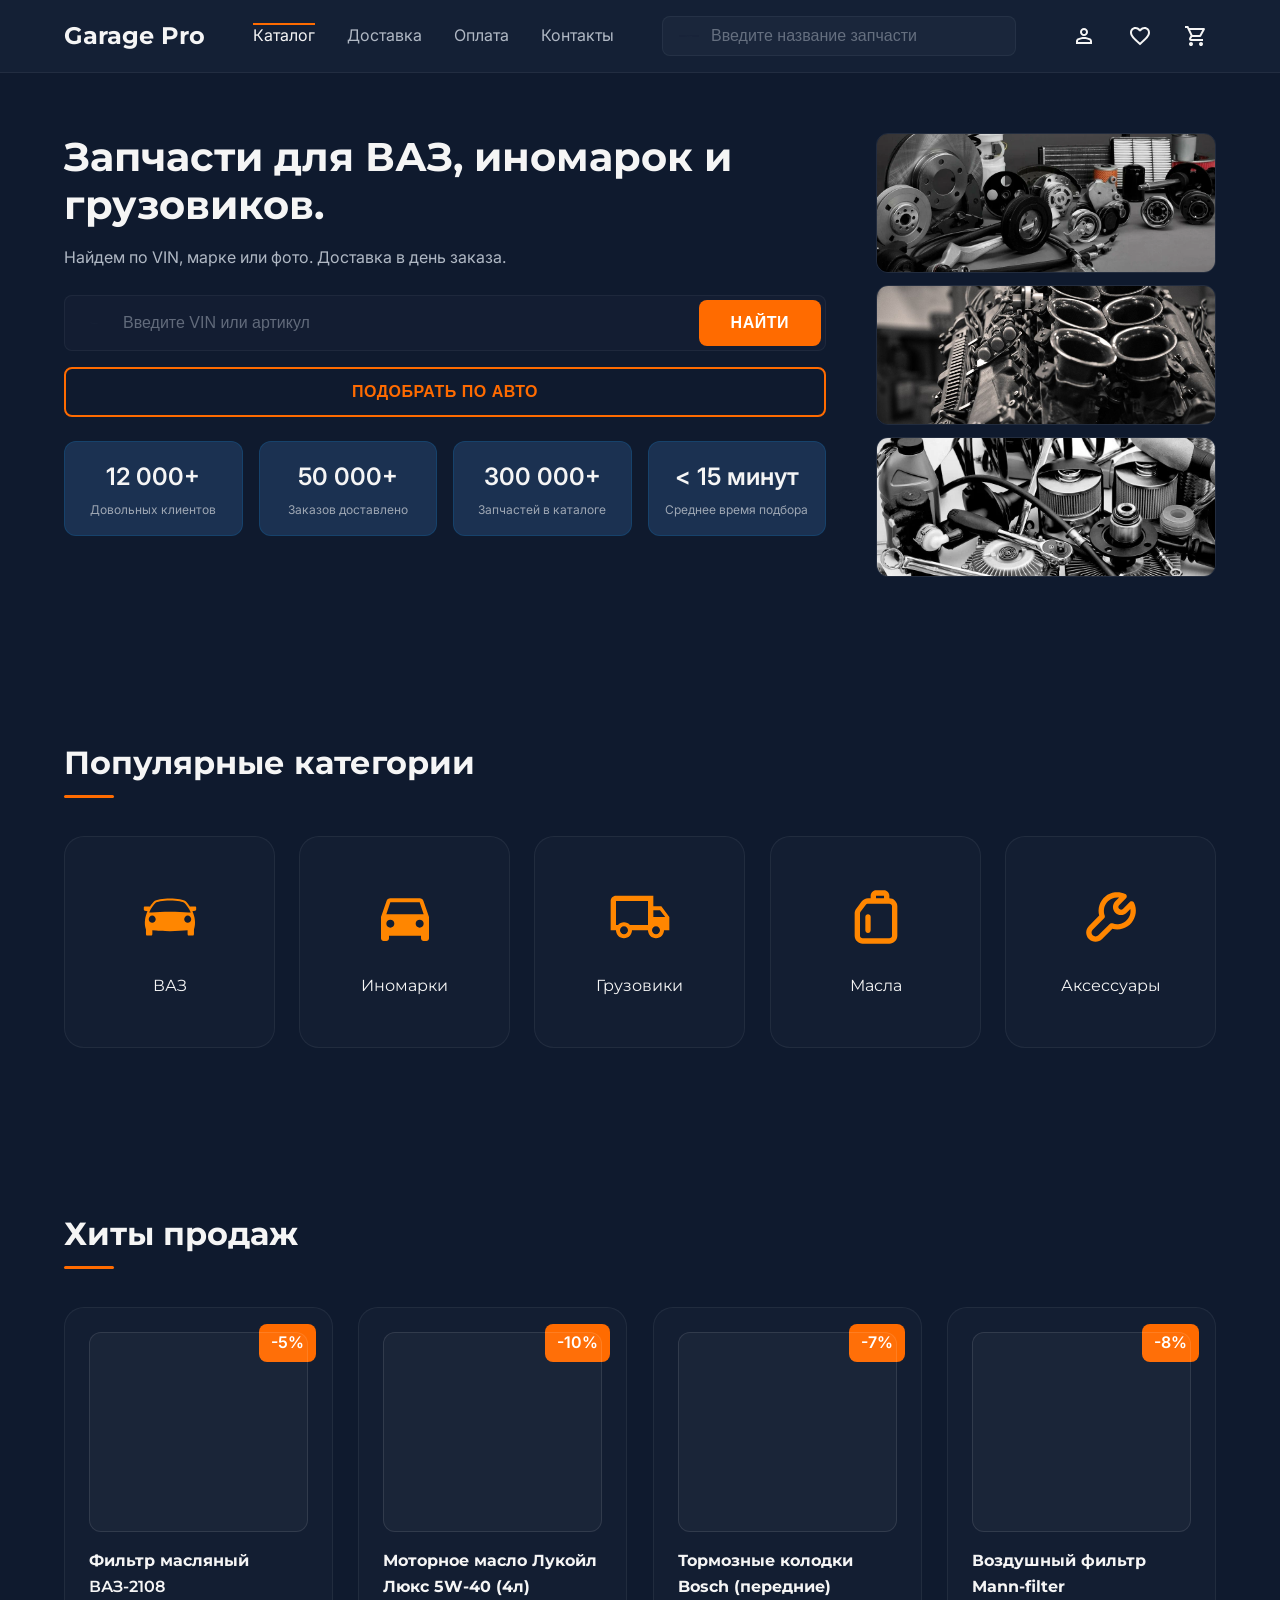
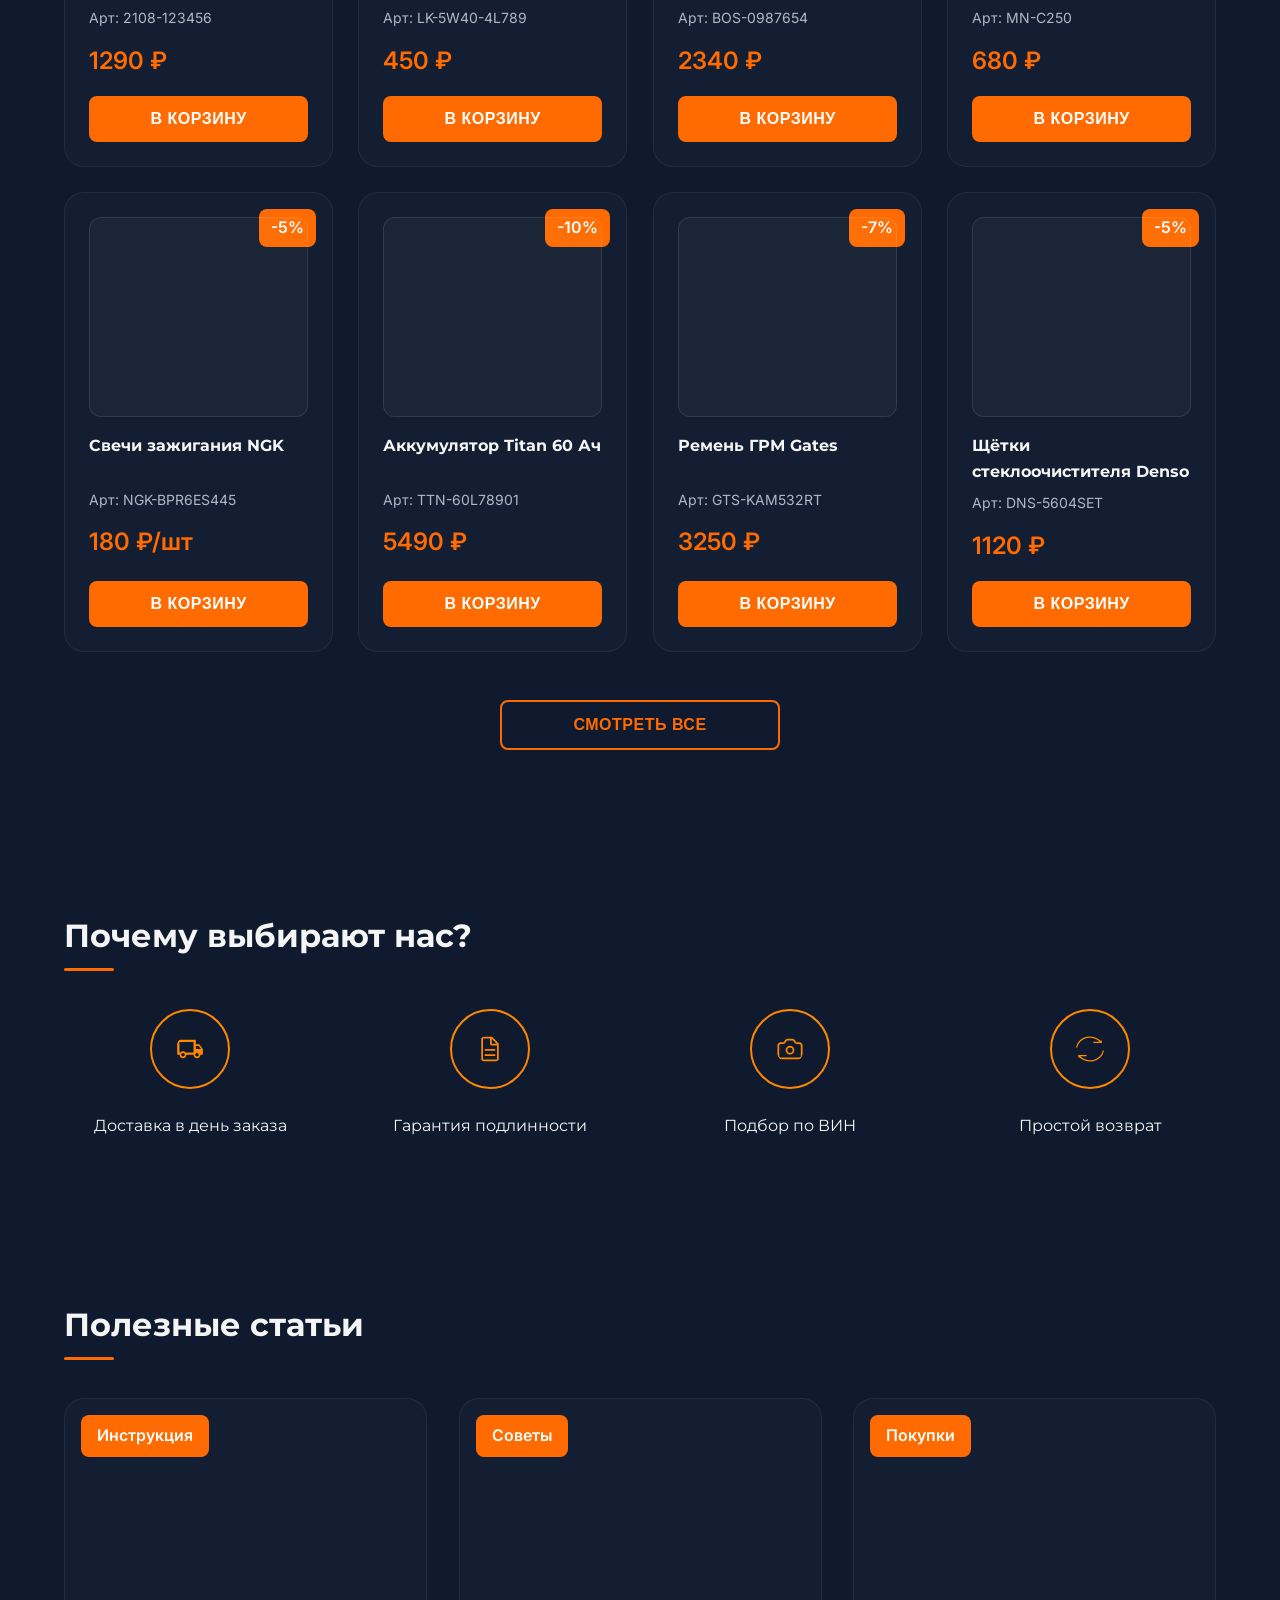
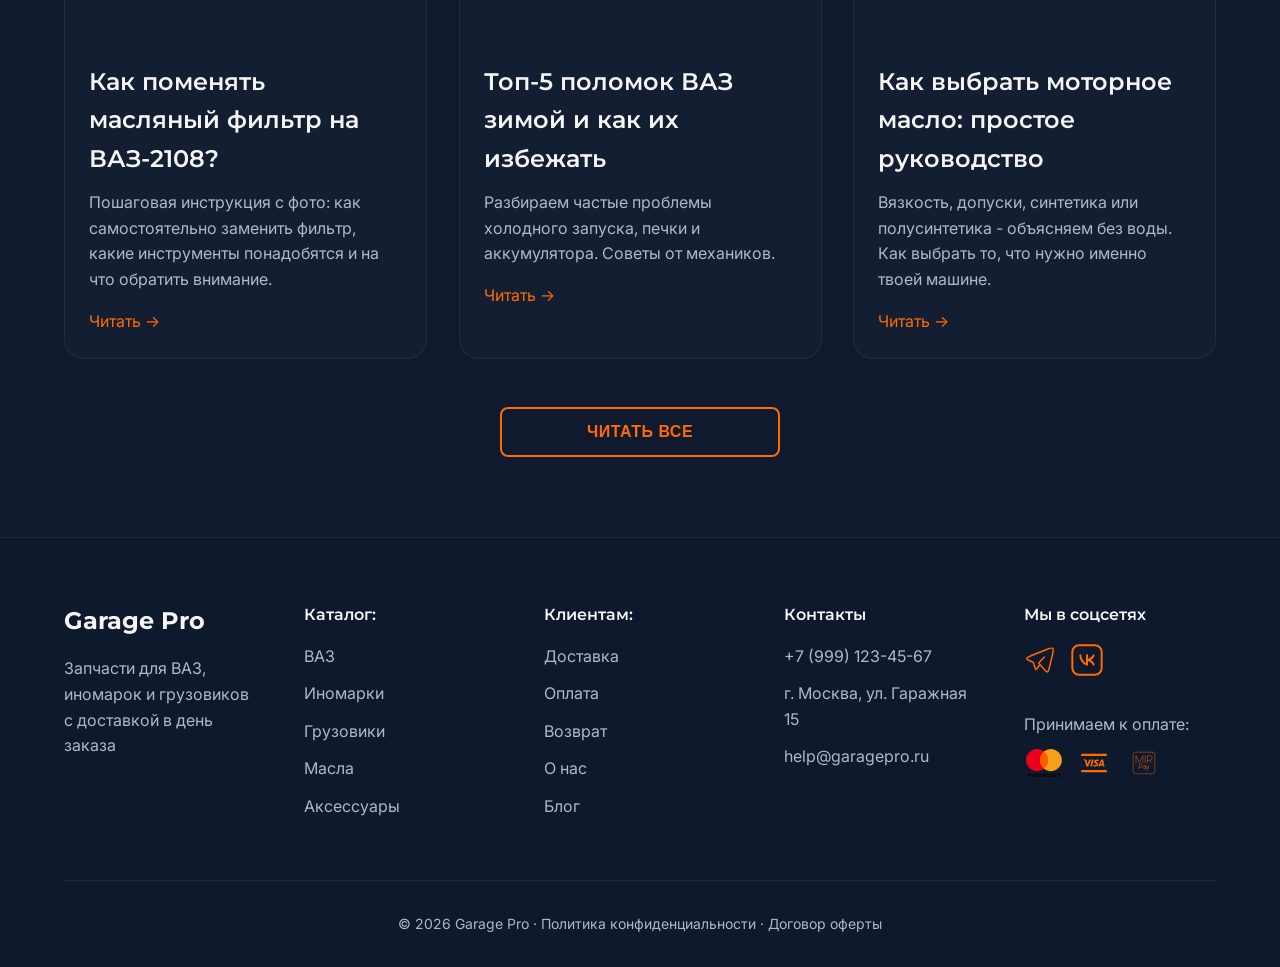
<file: index.html>
<!DOCTYPE html>
<html lang="ru">
<head>
    <meta charset="UTF-8">
    <meta name="viewport" content="width=device-width, initial-scale=1.0">
    <meta name="description" content="Garage Pro - Запчасти для ВАЗ, иномарок и грузовиков с доставкой в день заказа">
    <meta name="keywords" content="запчасти, автозапчасти, ВАЗ, иномарки, грузовики, масло, фильтры">
    <meta name="theme-color" content="#0F1A2E">
    
    <!-- Open Graph -->
    <meta property="og:title" content="Garage Pro - Запчасти для ВАЗ, иномарок и грузовиков">
    <meta property="og:description" content="Найдем по VIN, марке или фото. Доставка в день заказа. 300 000+ запчастей в каталоге">
    <meta property="og:type" content="website">
    <meta property="og:url" content="https://garagepro.ru">
    <meta property="og:image" content="https://garagepro.ru/Images/автозапчасти.jpg">
    
    <title>Garage Pro - Запчасти для ВАЗ, иномарок и грузовиков</title>
    <link rel="icon" type="image/svg+xml" href="favicon.svg">
    
    <!-- Critical CSS inline для первого экрана -->
    <style>:root{--primary:#FF6B00;--bg-primary:#0F1A2E;--bg-card:rgba(22,33,54,.7);--text-primary:#F5F5F5;--text-secondary:#B0B8C4;--space-xs:8px;--space-sm:16px;--space-md:24px;--space-lg:48px;--radius-sm:8px;--radius-md:12px;--radius-xl:20px}*{margin:0;padding:0;box-sizing:border-box}body{font-family:-apple-system,BlinkMacSystemFont,'Segoe UI',sans-serif;background:var(--bg-primary);color:var(--text-primary);line-height:1.6;-webkit-font-smoothing:antialiased;-moz-osx-font-smoothing:grayscale;overflow-x:hidden}img{max-width:100%;height:auto;display:block}.container{max-width:1200px;margin:0 auto;padding:0 var(--space-md)}.header{background:rgba(22,33,54,.95);backdrop-filter:blur(10px);-webkit-backdrop-filter:blur(10px);padding:var(--space-sm) 0;border-bottom:1px solid rgba(255,255,255,.06);position:sticky;top:0;z-index:100}.header__content{display:flex;align-items:center;gap:var(--space-lg)}.header__logo{font-family:'Montserrat',sans-serif;font-size:24px;font-weight:700;color:var(--text-primary);text-decoration:none}.hero{padding:60px var(--space-md) 80px}.hero__title{font-family:'Montserrat',sans-serif;font-size:40px;font-weight:700;line-height:1.2;margin-bottom:var(--space-sm)}.btn{padding:14px 32px;border:none;border-radius:var(--radius-sm);font-size:16px;font-weight:600;cursor:pointer;text-transform:uppercase;letter-spacing:.5px;touch-action:manipulation}.btn--primary{background:var(--primary);color:#FFF}</style>
    
    <link rel="preconnect" href="https://fonts.googleapis.com">
    <link rel="preconnect" href="https://fonts.gstatic.com" crossorigin>
    <link rel="preload" href="style.css" as="style">
    <link rel="preload" href="https://fonts.googleapis.com/css2?family=Montserrat:wght@600;700&family=Inter:wght@400;500;600&display=swap" as="style">
    <link href="https://fonts.googleapis.com/css2?family=Montserrat:wght@600;700&family=Inter:wght@400;500;600&display=swap" rel="stylesheet" media="print" onload="this.media='all'">
    <noscript><link href="https://fonts.googleapis.com/css2?family=Montserrat:wght@600;700&family=Inter:wght@400;500;600&display=swap" rel="stylesheet"></noscript>
    <link rel="stylesheet" href="style.css">
</head>
<body>
    <!-- Header -->
    <header class="header">
        <div class="container">
            <div class="header__content">
                <a href="index.html" class="header__logo">Garage Pro</a>
                <nav class="header__nav">
                    <a href="#catalog" class="active">Каталог</a>
                    <a href="delivery.html">Доставка</a>
                    <a href="payment.html">Оплата</a>
                    <a href="contacts.html">Контакты</a>
                </nav>
                <form class="header__search" role="search">
                    <img src="icons/Input Search.svg" alt="" aria-hidden="true" width="20" height="20">
                    <input type="search" placeholder="Введите название запчасти" aria-label="Поиск запчастей">
                </form>
                <div class="header__icons">
                    <button class="icon-btn" aria-label="Профиль">
                        <img src="icons/material-symbols_person-outline.svg" alt="" width="24" height="24">
                    </button>
                    <button class="icon-btn" aria-label="Избранное">
                        <img src="icons/mdi_heart-outline.svg" alt="" width="24" height="24">
                    </button>
                    <button class="icon-btn" aria-label="Корзина">
                        <img src="icons/material-symbols_shopping-cart-outline.svg" alt="" width="24" height="24">
                    </button>
                    <button class="burger-btn" aria-label="Меню" aria-expanded="false">
                        <span></span>
                        <span></span>
                        <span></span>
                    </button>
                </div>
            </div>
        </div>
        <div class="mobile-menu">
            <nav class="mobile-nav">
                <a href="#catalog" class="active">Каталог</a>
                <a href="delivery.html">Доставка</a>
                <a href="payment.html">Оплата</a>
                <a href="contacts.html">Контакты</a>
            </nav>
        </div>
    </header>

    <!-- Hero Section -->
    <section class="hero">
        <div class="container">
            <div class="hero__content">
                <div class="hero__left">
                    <h1 class="hero__title">Запчасти для ВАЗ, иномарок и грузовиков.</h1>
                    <p class="hero__subtitle">Найдем по VIN, марке или фото. Доставка в день заказа.</p>
                    
                    <form class="hero__search" role="search">
                        <img src="icons/Input Search on zapchast.svg" alt="" aria-hidden="true">
                        <input type="search" placeholder="Введите VIN или артикул" aria-label="Поиск по VIN или артикулу">
                        <button class="btn btn--primary" type="submit">НАЙТИ</button>
                    </form>
                    
                    <button class="btn btn--secondary" type="button">ПОДОБРАТЬ ПО АВТО</button>
                    
                    <div class="hero__stats">
                        <div class="hero__stat">
                            <div class="stat__number">12 000+</div>
                            <div class="stat__label">Довольных клиентов</div>
                        </div>
                        <div class="hero__stat">
                            <div class="stat__number">50 000+</div>
                            <div class="stat__label">Заказов доставлено</div>
                        </div>
                        <div class="hero__stat">
                            <div class="stat__number">300 000+</div>
                            <div class="stat__label">Запчастей в каталоге</div>
                        </div>
                        <div class="hero__stat">
                            <div class="stat__number">&lt; 15 минут</div>
                            <div class="stat__label">Среднее время подбора</div>
                        </div>
                    </div>
                </div>
                
                <div class="hero__images">
                    <img src="Images/автозапчасти.jpg" alt="Автозапчасти для различных марок автомобилей" width="340" height="140" loading="eager" fetchpriority="high">
                    <img src="Images/автозапчасти1.jpg" alt="Широкий ассортимент запчастей" loading="lazy" width="340" height="140">
                    <img src="Images/запчасти.jpg" alt="Качественные запчасти в наличии" loading="lazy" width="340" height="140">
                </div>
            </div>
        </div>
    </section>

    <!-- Categories -->
    <section class="categories" id="catalog">
        <div class="container">
            <h2 class="section__title">Популярные категории</h2>
            <div class="categories__grid">
                <a href="#vaz" class="category__item">
                    <img src="icons/raphael_car.svg" alt="" aria-hidden="true">
                    <span>ВАЗ</span>
                </a>
                <a href="#foreign" class="category__item">
                    <img src="icons/mdi_car.svg" alt="" aria-hidden="true">
                    <span>Иномарки</span>
                </a>
                <a href="#trucks" class="category__item">
                    <img src="icons/mdi_truck-outline.svg" alt="" aria-hidden="true">
                    <span>Грузовики</span>
                </a>
                <a href="#oils" class="category__item">
                    <img src="icons/mingcute_oil-line.svg" alt="" aria-hidden="true">
                    <span>Масла</span>
                </a>
                <a href="#accessories" class="category__item">
                    <img src="icons/ri_wrench-line.svg" alt="" aria-hidden="true">
                    <span>Аксессуары</span>
                </a>
            </div>
        </div>
    </section>

    <!-- Products -->
    <section class="products">
        <div class="container">
            <h2 class="section__title">Хиты продаж</h2>
            <div class="products__grid">
                <!-- Product 1 -->
                <article class="product__card">
                    <span class="product__badge" aria-label="Скидка 5 процентов">-5%</span>
                    <a href="product-filter.html" class="product__card-link">
                        <img src="Images/МАСЛЯННЫЙ ФИЛЬТР.jpg" alt="Фильтр масляный ВАЗ 2108" loading="lazy" width="280" height="200">
                        <h3 class="product__name">Фильтр масляный <span class="model-number">ВАЗ-2108</span></h3>
                        <p class="product__article">Арт: 2108-123456</p>
                        <p class="product__price">1290 ₽</p>
                    </a>
                    <button class="btn btn--primary" type="button" aria-label="Добавить в корзину">В КОРЗИНУ</button>
                </article>
                
                <!-- Product 2 -->
                <article class="product__card">
                    <span class="product__badge" aria-label="Скидка 10 процентов">-10%</span>
                    <a href="product-oil.html" class="product__card-link">
                        <img src="Images/масло.jpg" alt="Моторное масло Лукойл Люкс 5W-40" loading="lazy" width="280" height="200">
                        <h3 class="product__name">Моторное масло Лукойл Люкс 5W-40 (4л)</h3>
                        <p class="product__article">Арт: LK-5W40-4L789</p>
                        <p class="product__price">450 ₽</p>
                    </a>
                    <button class="btn btn--primary" type="button" aria-label="Добавить в корзину">В КОРЗИНУ</button>
                </article>
                
                <!-- Product 3 -->
                <article class="product__card">
                    <span class="product__badge" aria-label="Скидка 7 процентов">-7%</span>
                    <a href="product-pads.html" class="product__card-link">
                        <img src="Images/колодки.jpg" alt="Тормозные колодки Bosch передние" loading="lazy" width="280" height="200">
                        <h3 class="product__name">Тормозные колодки Bosch (передние)</h3>
                        <p class="product__article">Арт: BOS-0987654</p>
                        <p class="product__price">2340 ₽</p>
                    </a>
                    <button class="btn btn--primary" type="button" aria-label="Добавить в корзину">В КОРЗИНУ</button>
                </article>
                
                <!-- Product 4 -->
                <article class="product__card">
                    <span class="product__badge" aria-label="Скидка 8 процентов">-8%</span>
                    <a href="product-air-filter.html" class="product__card-link">
                        <img src="Images/воздушный фильтр.jpeg" alt="Воздушный фильтр Mann-filter" loading="lazy" width="280" height="200">
                        <h3 class="product__name">Воздушный фильтр Mann-filter</h3>
                        <p class="product__article">Арт: MN-C250</p>
                        <p class="product__price">680 ₽</p>
                    </a>
                    <button class="btn btn--primary" type="button" aria-label="Добавить в корзину">В КОРЗИНУ</button>
                </article>
                
                <!-- Product 5 -->
                <article class="product__card">
                    <span class="product__badge" aria-label="Скидка 5 процентов">-5%</span>
                    <a href="product-spark-plugs.html" class="product__card-link">
                        <img src="Images/свеча.jpg" alt="Свечи зажигания NGK" loading="lazy" width="280" height="200">
                        <h3 class="product__name">Свечи зажигания NGK</h3>
                        <p class="product__article">Арт: NGK-BPR6ES445</p>
                        <p class="product__price">180 ₽/шт</p>
                    </a>
                    <button class="btn btn--primary" type="button" aria-label="Добавить в корзину">В КОРЗИНУ</button>
                </article>
                
                <!-- Product 6 -->
                <article class="product__card">
                    <span class="product__badge" aria-label="Скидка 10 процентов">-10%</span>
                    <a href="product-battery.html" class="product__card-link">
                        <img src="Images/титан.jpg" alt="Аккумулятор Titan 60 Ач" loading="lazy" width="280" height="200">
                        <h3 class="product__name">Аккумулятор Titan 60 Ач</h3>
                        <p class="product__article">Арт: TTN-60L78901</p>
                        <p class="product__price">5490 ₽</p>
                    </a>
                    <button class="btn btn--primary" type="button" aria-label="Добавить в корзину">В КОРЗИНУ</button>
                </article>
                
                <!-- Product 7 -->
                <article class="product__card">
                    <span class="product__badge" aria-label="Скидка 7 процентов">-7%</span>
                    <a href="product-belt.html" class="product__card-link">
                        <img src="Images/ремень.png" alt="Ремень ГРМ Gates" loading="lazy" width="280" height="200">
                        <h3 class="product__name">Ремень ГРМ Gates</h3>
                        <p class="product__article">Арт: GTS-KAM532RT</p>
                        <p class="product__price">3250 ₽</p>
                    </a>
                    <button class="btn btn--primary" type="button" aria-label="Добавить в корзину">В КОРЗИНУ</button>
                </article>
                
                <!-- Product 8 -->
                <article class="product__card">
                    <span class="product__badge" aria-label="Скидка 5 процентов">-5%</span>
                    <a href="product-wipers.html" class="product__card-link">
                        <img src="Images/денсо.jpg" alt="Щётки стеклоочистителя Denso" loading="lazy" width="280" height="200">
                        <h3 class="product__name">Щётки стеклоочистителя Denso</h3>
                        <p class="product__article">Арт: DNS-5604SET</p>
                        <p class="product__price">1120 ₽</p>
                    </a>
                    <button class="btn btn--primary" type="button" aria-label="Добавить в корзину">В КОРЗИНУ</button>
                </article>
            </div>
            
            <button class="btn btn--outline" type="button">СМОТРЕТЬ ВСЕ</button>
        </div>
    </section>

    <!-- Features -->
    <section class="features" id="delivery">
        <div class="container">
            <h2 class="section__title">Почему выбирают нас?</h2>
            <div class="features__grid">
                <div class="feature__item">
                    <img src="icons/mdi_truck-outline.svg" alt="" aria-hidden="true">
                    <p>Доставка в день заказа</p>
                </div>
                <div class="feature__item">
                    <img src="icons/carbon_document.svg" alt="" aria-hidden="true">
                    <p>Гарантия подлинности</p>
                </div>
                <div class="feature__item">
                    <img src="icons/lucide_camera.svg" alt="" aria-hidden="true">
                    <p>Подбор по ВИН</p>
                </div>
                <div class="feature__item">
                    <img src="icons/Vector.svg" alt="" aria-hidden="true">
                    <p>Простой возврат</p>
                </div>
            </div>
        </div>
    </section>

    <!-- Blog -->
    <section class="blog">
        <div class="container">
            <h2 class="section__title">Полезные статьи</h2>
            <div class="blog__grid">
                <article class="blog__card">
                    <div class="blog__card-image">
                        <span class="blog__category">Инструкция</span>
                        <img src="Images/замена масла.jpg" alt="Процесс замены масла в двигателе" loading="lazy">
                    </div>
                    <h3>Как поменять масляный фильтр на <span class="model-number">ВАЗ-2108?</span></h3>
                    <p>Пошаговая инструкция с фото: как самостоятельно заменить фильтр, какие инструменты понадобятся и на что обратить внимание.</p>
                    <a href="#" class="blog__link">Читать →</a>
                </article>
                
                <article class="blog__card">
                    <div class="blog__card-image">
                        <span class="blog__category">Советы</span>
                        <img src="Images/поломки.jpg" alt="Распространенные поломки автомобиля" loading="lazy">
                    </div>
                    <h3>Топ-5 поломок ВАЗ зимой и как их избежать</h3>
                    <p>Разбираем частые проблемы холодного запуска, печки и аккумулятора. Советы от механиков.</p>
                    <a href="#" class="blog__link">Читать →</a>
                </article>
                
                <article class="blog__card">
                    <div class="blog__card-image">
                        <span class="blog__category">Покупки</span>
                        <img src="Images/как выбрать масло.jpg" alt="Выбор моторного масла для автомобиля" loading="lazy">
                    </div>
                    <h3>Как выбрать моторное масло: простое руководство</h3>
                    <p>Вязкость, допуски, синтетика или полусинтетика - объясняем без воды. Как выбрать то, что нужно именно твоей машине.</p>
                    <a href="#" class="blog__link">Читать →</a>
                </article>
            </div>
            
            <button class="btn btn--outline" type="button">ЧИТАТЬ ВСЕ</button>
        </div>
    </section>

    <!-- Footer -->
    <footer class="footer">
        <div class="container">
            <div class="footer__content">
                <div class="footer__col">
                    <h3>Garage Pro</h3>
                    <p>Запчасти для ВАЗ, иномарок и грузовиков с доставкой в день заказа</p>
                </div>
                
                <div class="footer__col">
                    <h4>Каталог:</h4>
                    <a href="#">ВАЗ</a>
                    <a href="#">Иномарки</a>
                    <a href="#">Грузовики</a>
                    <a href="#">Масла</a>
                    <a href="#">Аксессуары</a>
                </div>
                
                <div class="footer__col">
                    <h4>Клиентам:</h4>
                    <a href="delivery.html">Доставка</a>
                    <a href="payment.html">Оплата</a>
                    <a href="#">Возврат</a>
                    <a href="contacts.html">О нас</a>
                    <a href="#">Блог</a>
                </div>
                
                <div class="footer__col">
                    <h4>Контакты</h4>
                    <p><a href="tel:+79991234567" class="footer__contact">+7 (999) 123-45-67</a></p>
                    <p>г. Москва, ул. Гаражная 15</p>
                    <p><a href="mailto:help@garagepro.ru" class="footer__contact">help@garagepro.ru</a></p>
                </div>
                
                <div class="footer__col">
                    <h4>Мы в соцсетях</h4>
                    <div class="footer__social">
                        <a href="#" aria-label="Telegram">
                            <img src="icons/hugeicons_telegram.svg" alt="">
                        </a>
                        <a href="#" aria-label="VK">
                            <img src="icons/meteor-icons_vk.svg" alt="">
                        </a>
                    </div>
                    <p>Принимаем к оплате:</p>
                    <div class="footer__payment">
                        <img src="icons/logos_mastercard.svg" alt="Mastercard">
                        <img src="icons/ri_visa-fill.svg" alt="Visa">
                        <img src="icons/arcticons_mir-pay.svg" alt="Mir">
                    </div>
                </div>
            </div>
            
            <div class="footer__bottom">
                <p>© 2026 Garage Pro · Политика конфиденциальности · Договор оферты</p>
            </div>
        </div>
    </footer>

    <script src="js/main.js" defer></script>
</body>
</html>
</file>
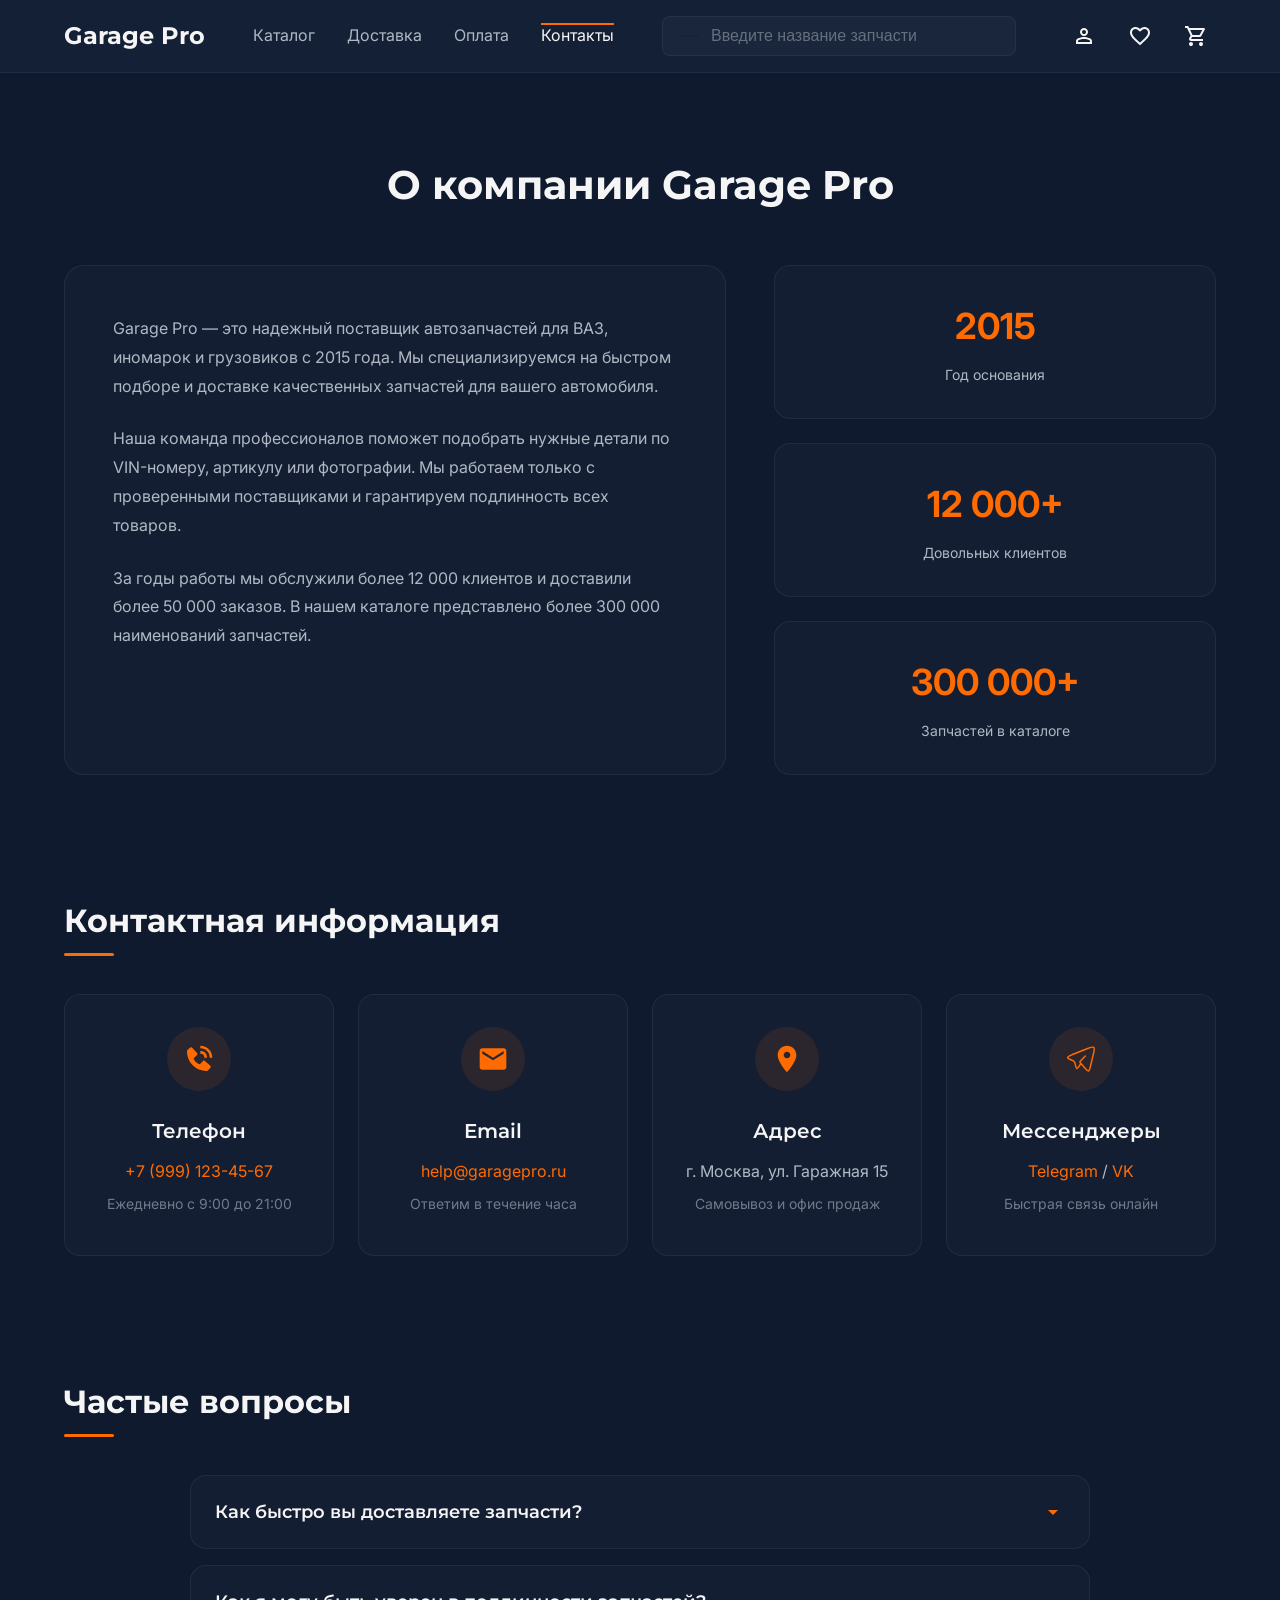
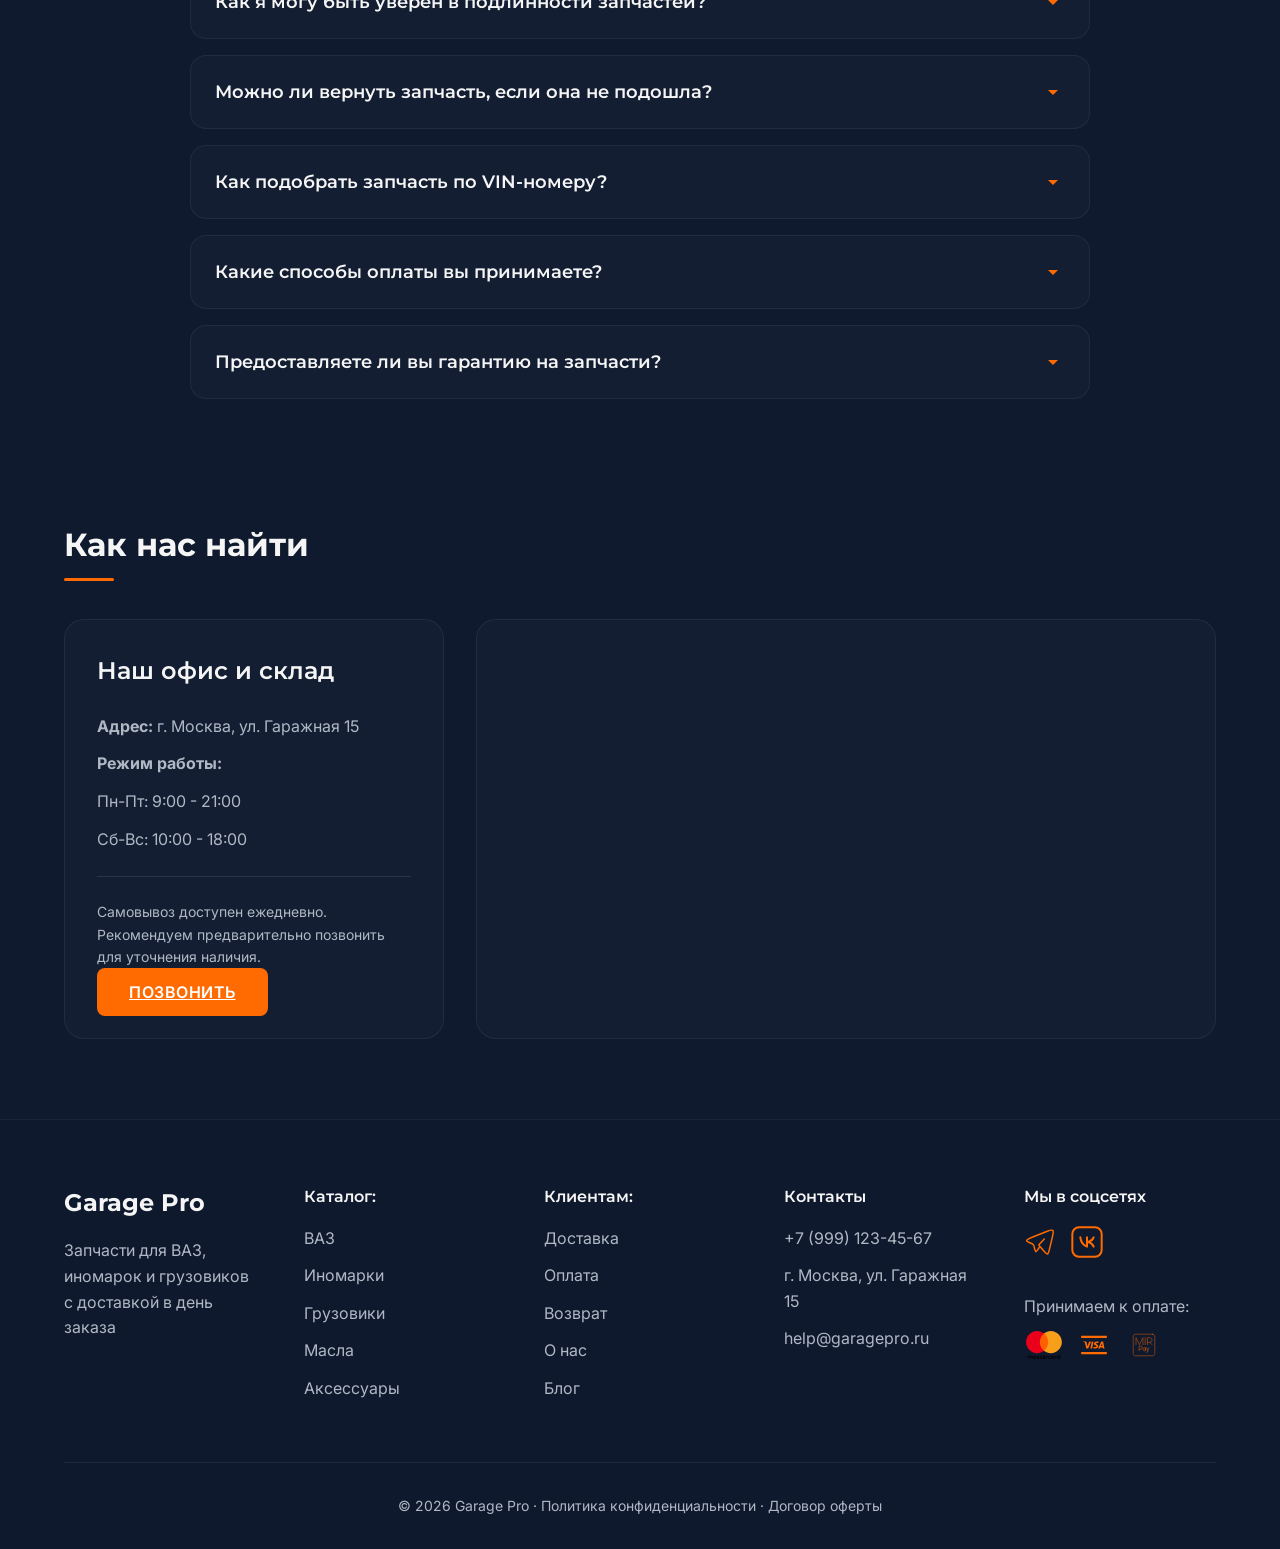
<file: contacts.html>
<!DOCTYPE html>
<html lang="ru">
<head>
    <meta charset="UTF-8">
    <meta name="viewport" content="width=device-width, initial-scale=1.0">
    <meta name="description" content="Garage Pro - Контакты и информация о компании">
    <meta property="og:title" content="Контакты - Garage Pro">
    <meta property="og:description" content="Свяжитесь с нами: +7 (999) 123-45-67, help@garagepro.ru">
    <meta name="theme-color" content="#0F1A2E">
    <title>Контакты - Garage Pro</title>
    <link rel="icon" type="image/svg+xml" href="favicon.svg">
    <!-- Critical CSS inline для первого экрана -->
    <style>:root{--primary:#FF6B00;--bg-primary:#0F1A2E;--bg-card:rgba(22,33,54,.7);--text-primary:#F5F5F5;--text-secondary:#B0B8C4;--space-xs:8px;--space-sm:16px;--space-md:24px;--space-lg:48px;--radius-sm:8px;--radius-md:12px;--radius-xl:20px}*{margin:0;padding:0;box-sizing:border-box}body{font-family:-apple-system,BlinkMacSystemFont,'Segoe UI',sans-serif;background:var(--bg-primary);color:var(--text-primary);line-height:1.6;-webkit-font-smoothing:antialiased;-moz-osx-font-smoothing:grayscale;overflow-x:hidden}img{max-width:100%;height:auto;display:block}.container{max-width:1200px;margin:0 auto;padding:0 var(--space-md)}.header{background:rgba(22,33,54,.95);backdrop-filter:blur(10px);-webkit-backdrop-filter:blur(10px);padding:var(--space-sm) 0;border-bottom:1px solid rgba(255,255,255,.06);position:sticky;top:0;z-index:100}.header__content{display:flex;align-items:center;gap:var(--space-lg)}.header__logo{font-family:'Montserrat',sans-serif;font-size:24px;font-weight:700;color:var(--text-primary);text-decoration:none}.btn{padding:14px 32px;border:none;border-radius:var(--radius-sm);font-size:16px;font-weight:600;cursor:pointer;text-transform:uppercase;letter-spacing:.5px;touch-action:manipulation}.btn--primary{background:var(--primary);color:#FFF}</style>
    <link rel="preconnect" href="https://fonts.googleapis.com">
    <link rel="preconnect" href="https://fonts.gstatic.com" crossorigin>
    <link rel="preload" href="style.css" as="style">
    <link rel="preload" href="https://fonts.googleapis.com/css2?family=Montserrat:wght@600;700&family=Inter:wght@400;500;600&display=swap" as="style">
    <link href="https://fonts.googleapis.com/css2?family=Montserrat:wght@600;700&family=Inter:wght@400;500;600&display=swap" rel="stylesheet" media="print" onload="this.media='all'">
    <noscript><link href="https://fonts.googleapis.com/css2?family=Montserrat:wght@600;700&family=Inter:wght@400;500;600&display=swap" rel="stylesheet"></noscript>
    <link rel="stylesheet" href="style.css">
</head>
<body>
    <!-- Header -->
    <header class="header">
        <div class="container">
            <div class="header__content">
                <a href="index.html" class="header__logo">Garage Pro</a>
                <nav class="header__nav">
                    <a href="index.html#catalog">Каталог</a>
                    <a href="delivery.html">Доставка</a>
                    <a href="payment.html">Оплата</a>
                    <a href="contacts.html" class="active">Контакты</a>
                </nav>
                <form class="header__search" role="search">
                    <img src="icons/Input Search.svg" alt="" aria-hidden="true" width="20" height="20">
                    <input type="search" placeholder="Введите название запчасти" aria-label="Поиск запчастей">
                </form>
                <div class="header__icons">
                    <button class="icon-btn" aria-label="Профиль">
                        <img src="icons/material-symbols_person-outline.svg" alt="" width="24" height="24">
                    </button>
                    <button class="icon-btn" aria-label="Избранное">
                        <img src="icons/mdi_heart-outline.svg" alt="" width="24" height="24">
                    </button>
                    <button class="icon-btn" aria-label="Корзина">
                        <img src="icons/material-symbols_shopping-cart-outline.svg" alt="" width="24" height="24">
                    </button>
                    <button class="burger-btn" aria-label="Меню" aria-expanded="false">
                        <span></span>
                        <span></span>
                        <span></span>
                    </button>
                </div>
            </div>
        </div>
        <div class="mobile-menu">
            <nav class="mobile-nav">
                <a href="index.html#catalog">Каталог</a>
                <a href="delivery.html">Доставка</a>
                <a href="payment.html">Оплата</a>
                <a href="contacts.html" class="active">Контакты</a>
            </nav>
        </div>
    </header>

    <!-- About Section -->
    <section class="about-section">
        <div class="container">
            <h1 class="page__title">О компании Garage Pro</h1>
            
            <div class="about__content">
                <div class="about__text">
                    <p>Garage Pro — это надежный поставщик автозапчастей для ВАЗ, иномарок и грузовиков с 2015 года. Мы специализируемся на быстром подборе и доставке качественных запчастей для вашего автомобиля.</p>
                    <p>Наша команда профессионалов поможет подобрать нужные детали по VIN-номеру, артикулу или фотографии. Мы работаем только с проверенными поставщиками и гарантируем подлинность всех товаров.</p>
                    <p>За годы работы мы обслужили более 12 000 клиентов и доставили более 50 000 заказов. В нашем каталоге представлено более 300 000 наименований запчастей.</p>
                </div>
                
                <div class="about__stats">
                    <div class="about__stat-card">
                        <div class="stat-card__number">2015</div>
                        <div class="stat-card__label">Год основания</div>
                    </div>
                    <div class="about__stat-card">
                        <div class="stat-card__number">12 000+</div>
                        <div class="stat-card__label">Довольных клиентов</div>
                    </div>
                    <div class="about__stat-card">
                        <div class="stat-card__number">300 000+</div>
                        <div class="stat-card__label">Запчастей в каталоге</div>
                    </div>
                </div>
            </div>
        </div>
    </section>

    <!-- Contact Info Section -->
    <section class="contact-info">
        <div class="container">
            <h2 class="section__title">Контактная информация</h2>
            
            <div class="contact__grid">
                <div class="contact__card">
                    <div class="contact__icon">
                        <svg width="32" height="32" viewBox="0 0 24 24" fill="none" xmlns="http://www.w3.org/2000/svg">
                            <path d="M20 10.999H22C22 5.869 18.127 2 12.99 2V4C17.052 4 20 6.943 20 10.999Z" fill="#FF6B00"/>
                            <path d="M13 7.99999C15.103 7.99999 16 8.89699 16 11H18C18 7.77499 16.225 5.99999 13 5.99999V7.99999ZM16.422 13.443C16.2298 13.2683 15.9773 13.1752 15.7178 13.1832C15.4583 13.1912 15.212 13.2998 15.031 13.486L12.638 15.947C12.062 15.837 10.904 15.476 9.71198 14.287C8.51998 13.094 8.15898 11.933 8.05198 11.361L10.511 8.96699C10.6975 8.78612 10.8062 8.53982 10.8142 8.2802C10.8222 8.02059 10.7289 7.76804 10.554 7.57599L6.85898 3.51299C6.68402 3.32035 6.44086 3.2035 6.18113 3.18725C5.9214 3.17101 5.66557 3.25665 5.46798 3.42599L3.29798 5.28699C3.12539 5.46051 3.0222 5.69145 3.00798 5.93599C2.99298 6.18599 2.70698 12.108 7.29898 16.702C11.305 20.707 16.323 21 17.705 21C17.907 21 18.031 20.994 18.064 20.992C18.3085 20.9783 18.5393 20.8747 18.712 20.702L20.572 18.53C20.7415 18.3325 20.8273 18.0768 20.8111 17.817C20.7949 17.5573 20.6781 17.3141 20.485 17.139L16.422 13.443Z" fill="#FF6B00"/>
                        </svg>
                    </div>
                    <h3>Телефон</h3>
                    <p><a href="tel:+79991234567">+7 (999) 123-45-67</a></p>
                    <p class="contact__note">Ежедневно с 9:00 до 21:00</p>
                </div>

                <div class="contact__card">
                    <div class="contact__icon">
                        <svg width="32" height="32" viewBox="0 0 24 24" fill="none" xmlns="http://www.w3.org/2000/svg">
                            <path d="M20 4H4C2.9 4 2.01 4.9 2.01 6L2 18C2 19.1 2.9 20 4 20H20C21.1 20 22 19.1 22 18V6C22 4.9 21.1 4 20 4ZM20 8L12 13L4 8V6L12 11L20 6V8Z" fill="#FF6B00"/>
                        </svg>
                    </div>
                    <h3>Email</h3>
                    <p><a href="mailto:help@garagepro.ru">help@garagepro.ru</a></p>
                    <p class="contact__note">Ответим в течение часа</p>
                </div>

                <div class="contact__card">
                    <div class="contact__icon">
                        <svg width="32" height="32" viewBox="0 0 24 24" fill="none" xmlns="http://www.w3.org/2000/svg">
                            <path d="M12 2C8.13 2 5 5.13 5 9C5 14.25 12 22 12 22C12 22 19 14.25 19 9C19 5.13 15.87 2 12 2ZM12 11.5C10.62 11.5 9.5 10.38 9.5 9C9.5 7.62 10.62 6.5 12 6.5C13.38 6.5 14.5 7.62 14.5 9C14.5 10.38 13.38 11.5 12 11.5Z" fill="#FF6B00"/>
                        </svg>
                    </div>
                    <h3>Адрес</h3>
                    <p>г. Москва, ул. Гаражная 15</p>
                    <p class="contact__note">Самовывоз и офис продаж</p>
                </div>

                <div class="contact__card">
                    <div class="contact__icon">
                        <img src="icons/hugeicons_telegram.svg" alt="" style="width: 32px; height: 32px;">
                    </div>
                    <h3>Мессенджеры</h3>
                    <p><a href="#">Telegram</a> / <a href="#">VK</a></p>
                    <p class="contact__note">Быстрая связь онлайн</p>
                </div>
            </div>
        </div>
    </section>

    <!-- FAQ Section -->
    <section class="faq-section">
        <div class="container">
            <h2 class="section__title">Частые вопросы</h2>
            
            <div class="faq__list">
                <div class="faq__item">
                    <button class="faq__question" type="button">
                        <span>Как быстро вы доставляете запчасти?</span>
                        <svg width="24" height="24" viewBox="0 0 24 24" fill="none" xmlns="http://www.w3.org/2000/svg">
                            <path d="M7 10L12 15L17 10H7Z" fill="currentColor"/>
                        </svg>
                    </button>
                    <div class="faq__answer">
                        <p>Мы доставляем запчасти в день заказа при оформлении до 15:00. Среднее время доставки по Москве — 2-4 часа. В регионы доставка осуществляется транспортными компаниями в течение 2-5 дней.</p>
                    </div>
                </div>

                <div class="faq__item">
                    <button class="faq__question" type="button">
                        <span>Как я могу быть уверен в подлинности запчастей?</span>
                        <svg width="24" height="24" viewBox="0 0 24 24" fill="none" xmlns="http://www.w3.org/2000/svg">
                            <path d="M7 10L12 15L17 10H7Z" fill="currentColor"/>
                        </svg>
                    </button>
                    <div class="faq__answer">
                        <p>Мы работаем только с официальными поставщиками и производителями. Все запчасти имеют сертификаты качества и гарантию. При получении вы можете проверить оригинальность по штрих-коду и голограммам.</p>
                    </div>
                </div>

                <div class="faq__item">
                    <button class="faq__question" type="button">
                        <span>Можно ли вернуть запчасть, если она не подошла?</span>
                        <svg width="24" height="24" viewBox="0 0 24 24" fill="none" xmlns="http://www.w3.org/2000/svg">
                            <path d="M7 10L12 15L17 10H7Z" fill="currentColor"/>
                        </svg>
                    </button>
                    <div class="faq__answer">
                        <p>Да, вы можете вернуть запчасть в течение 14 дней с момента покупки, если она не была в употреблении и сохранена товарная упаковка. Возврат денег осуществляется в течение 3-5 рабочих дней.</p>
                    </div>
                </div>

                <div class="faq__item">
                    <button class="faq__question" type="button">
                        <span>Как подобрать запчасть по VIN-номеру?</span>
                        <svg width="24" height="24" viewBox="0 0 24 24" fill="none" xmlns="http://www.w3.org/2000/svg">
                            <path d="M7 10L12 15L17 10H7Z" fill="currentColor"/>
                        </svg>
                    </button>
                    <div class="faq__answer">
                        <p>Введите VIN-номер вашего автомобиля в поисковую строку на главной странице или позвоните нам. Наши специалисты подберут точные запчасти для вашей модели автомобиля в течение 15 минут.</p>
                    </div>
                </div>

                <div class="faq__item">
                    <button class="faq__question" type="button">
                        <span>Какие способы оплаты вы принимаете?</span>
                        <svg width="24" height="24" viewBox="0 0 24 24" fill="none" xmlns="http://www.w3.org/2000/svg">
                            <path d="M7 10L12 15L17 10H7Z" fill="currentColor"/>
                        </svg>
                    </button>
                    <div class="faq__answer">
                        <p>Мы принимаем оплату банковскими картами (Visa, Mastercard, МИР), наличными при получении, а также через онлайн-банкинг. Все платежи защищены и проходят через безопасное соединение.</p>
                    </div>
                </div>

                <div class="faq__item">
                    <button class="faq__question" type="button">
                        <span>Предоставляете ли вы гарантию на запчасти?</span>
                        <svg width="24" height="24" viewBox="0 0 24 24" fill="none" xmlns="http://www.w3.org/2000/svg">
                            <path d="M7 10L12 15L17 10H7Z" fill="currentColor"/>
                        </svg>
                    </button>
                    <div class="faq__answer">
                        <p>Да, на все запчасти предоставляется гарантия от производителя. Срок гарантии зависит от типа детали и составляет от 6 месяцев до 2 лет. Гарантийный талон выдается при покупке.</p>
                    </div>
                </div>
            </div>
        </div>
    </section>

    <!-- Map Section -->
    <section class="map-section">
        <div class="container">
            <h2 class="section__title">Как нас найти</h2>
            
            <div class="map__wrapper">
                <div class="map__info">
                    <h3>Наш офис и склад</h3>
                    <p><strong>Адрес:</strong> г. Москва, ул. Гаражная 15</p>
                    <p><strong>Режим работы:</strong></p>
                    <p>Пн-Пт: 9:00 - 21:00</p>
                    <p>Сб-Вс: 10:00 - 18:00</p>
                    <p class="map__note">Самовывоз доступен ежедневно. Рекомендуем предварительно позвонить для уточнения наличия.</p>
                    <a href="tel:+79991234567" class="btn btn--primary">ПОЗВОНИТЬ</a>
                </div>
                
                <div class="map__container">
                    <iframe 
                        src="https://yandex.ru/map-widget/v1/?um=constructor%3A64d8a6f8c8e8e8e8e8e8e8e8e8e8e8e8&amp;source=constructor" 
                        width="100%" 
                        height="400" 
                        frameborder="0"
                        style="border-radius: 16px;"
                        title="Карта расположения Garage Pro">
                    </iframe>
                </div>
            </div>
        </div>
    </section>

    <!-- Footer -->
    <footer class="footer">
        <div class="container">
            <div class="footer__content">
                <div class="footer__col">
                    <h3>Garage Pro</h3>
                    <p>Запчасти для ВАЗ, иномарок и грузовиков с доставкой в день заказа</p>
                </div>
                
                <div class="footer__col">
                    <h4>Каталог:</h4>
                    <a href="index.html#catalog">ВАЗ</a>
                    <a href="index.html#catalog">Иномарки</a>
                    <a href="index.html#catalog">Грузовики</a>
                    <a href="index.html#catalog">Масла</a>
                    <a href="index.html#catalog">Аксессуары</a>
                </div>
                
                <div class="footer__col">
                    <h4>Клиентам:</h4>
                    <a href="delivery.html">Доставка</a>
                    <a href="payment.html">Оплата</a>
                    <a href="#">Возврат</a>
                    <a href="contacts.html">О нас</a>
                    <a href="index.html#blog">Блог</a>
                </div>
                
                <div class="footer__col">
                    <h4>Контакты</h4>
                    <p><a href="tel:+79991234567" class="footer__contact">+7 (999) 123-45-67</a></p>
                    <p>г. Москва, ул. Гаражная 15</p>
                    <p><a href="mailto:help@garagepro.ru" class="footer__contact">help@garagepro.ru</a></p>
                </div>
                
                <div class="footer__col">
                    <h4>Мы в соцсетях</h4>
                    <div class="footer__social">
                        <a href="#" aria-label="Telegram">
                            <img src="icons/hugeicons_telegram.svg" alt="">
                        </a>
                        <a href="#" aria-label="VK">
                            <img src="icons/meteor-icons_vk.svg" alt="">
                        </a>
                    </div>
                    <p>Принимаем к оплате:</p>
                    <div class="footer__payment">
                        <img src="icons/logos_mastercard.svg" alt="Mastercard">
                        <img src="icons/ri_visa-fill.svg" alt="Visa">
                        <img src="icons/arcticons_mir-pay.svg" alt="Mir">
                    </div>
                </div>
            </div>
            
            <div class="footer__bottom">
                <p>© 2026 Garage Pro · Политика конфиденциальности · Договор оферты</p>
            </div>
        </div>
    </footer>

    <script src="js/main.js" defer></script>
</body>
</html>
</file>
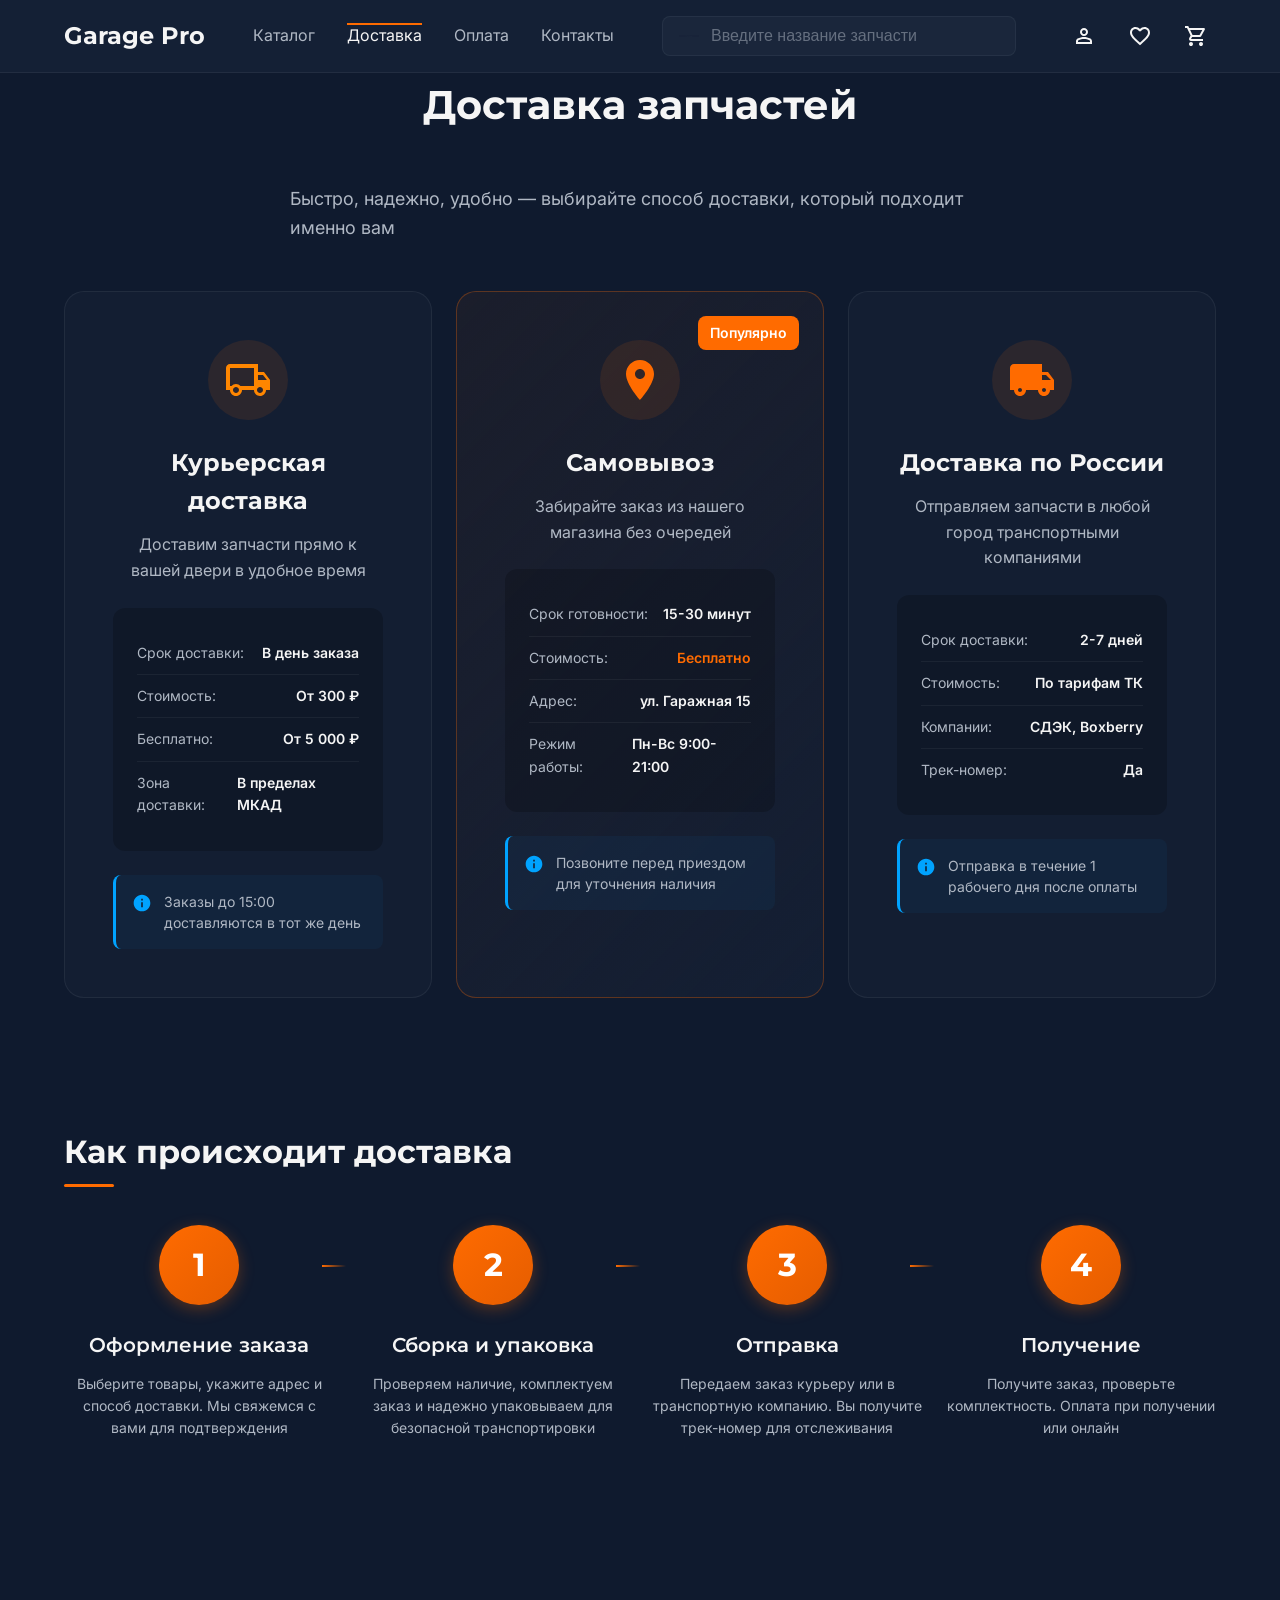
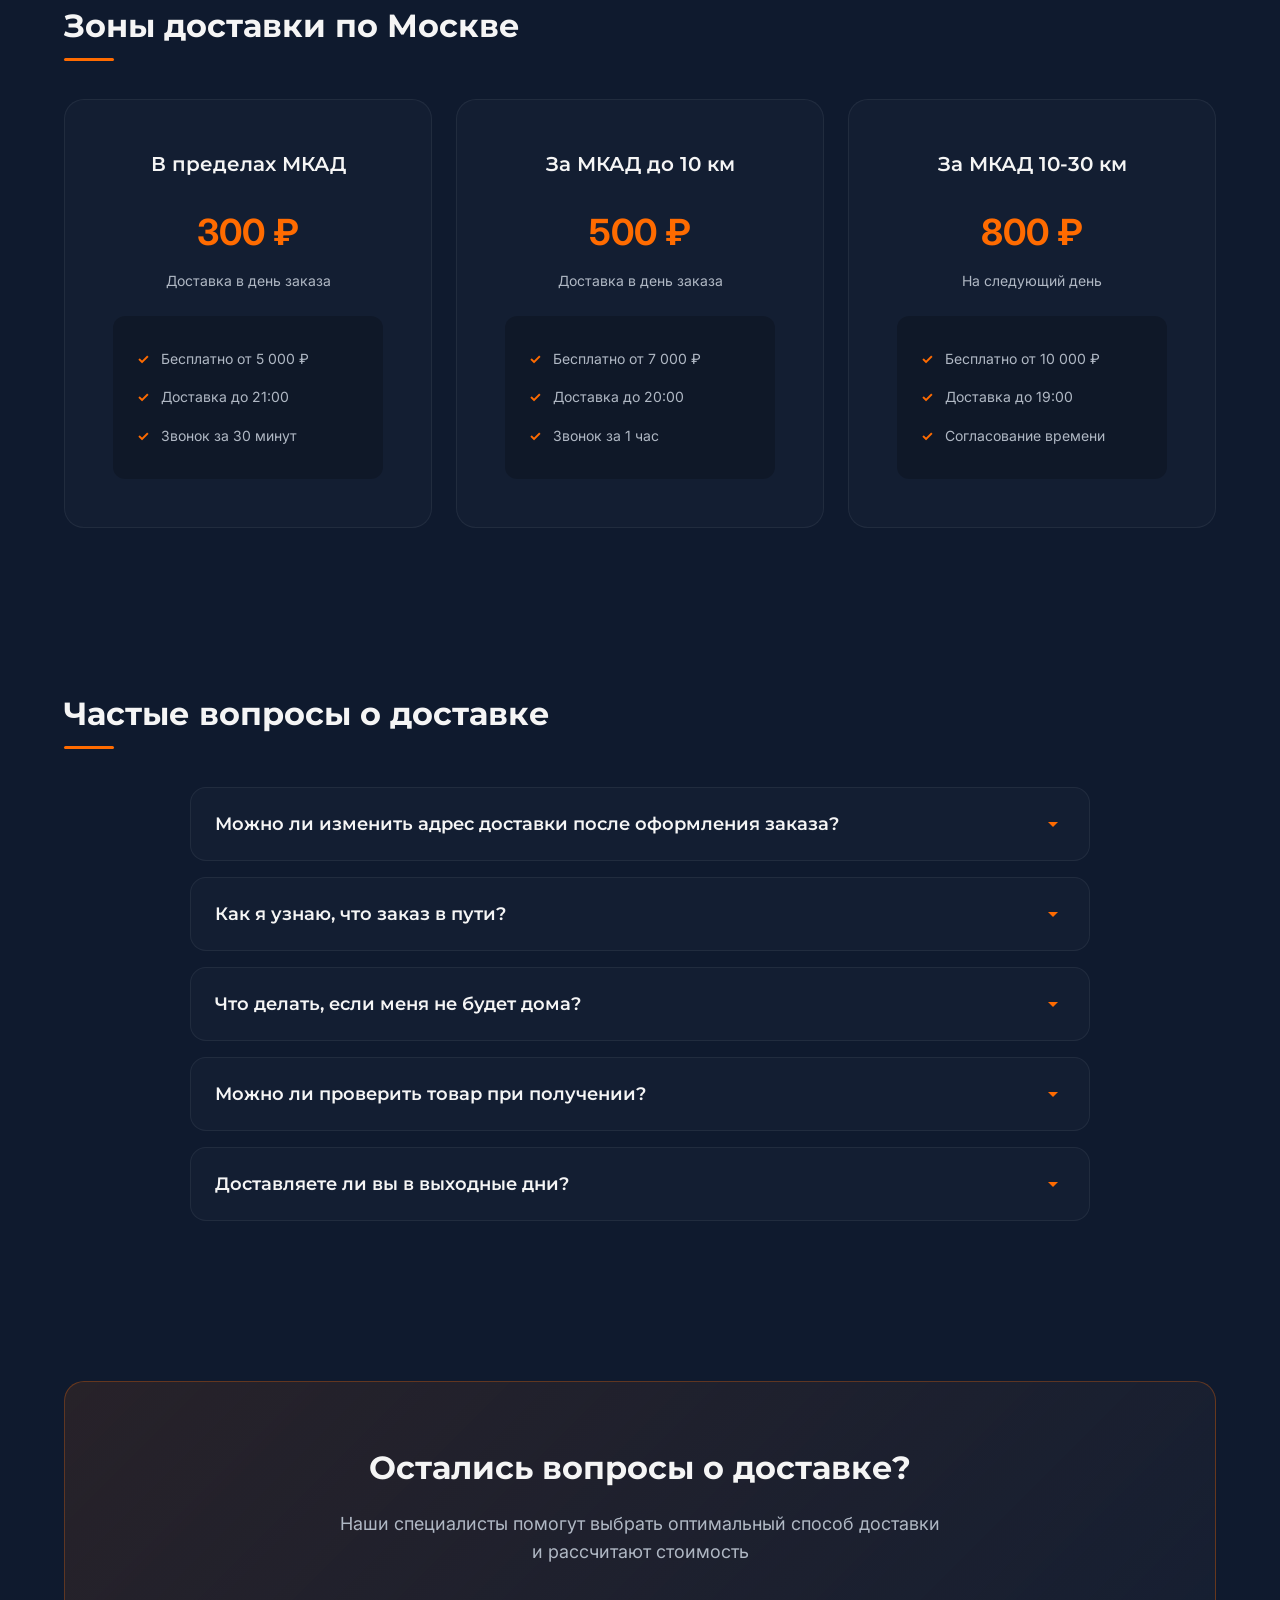
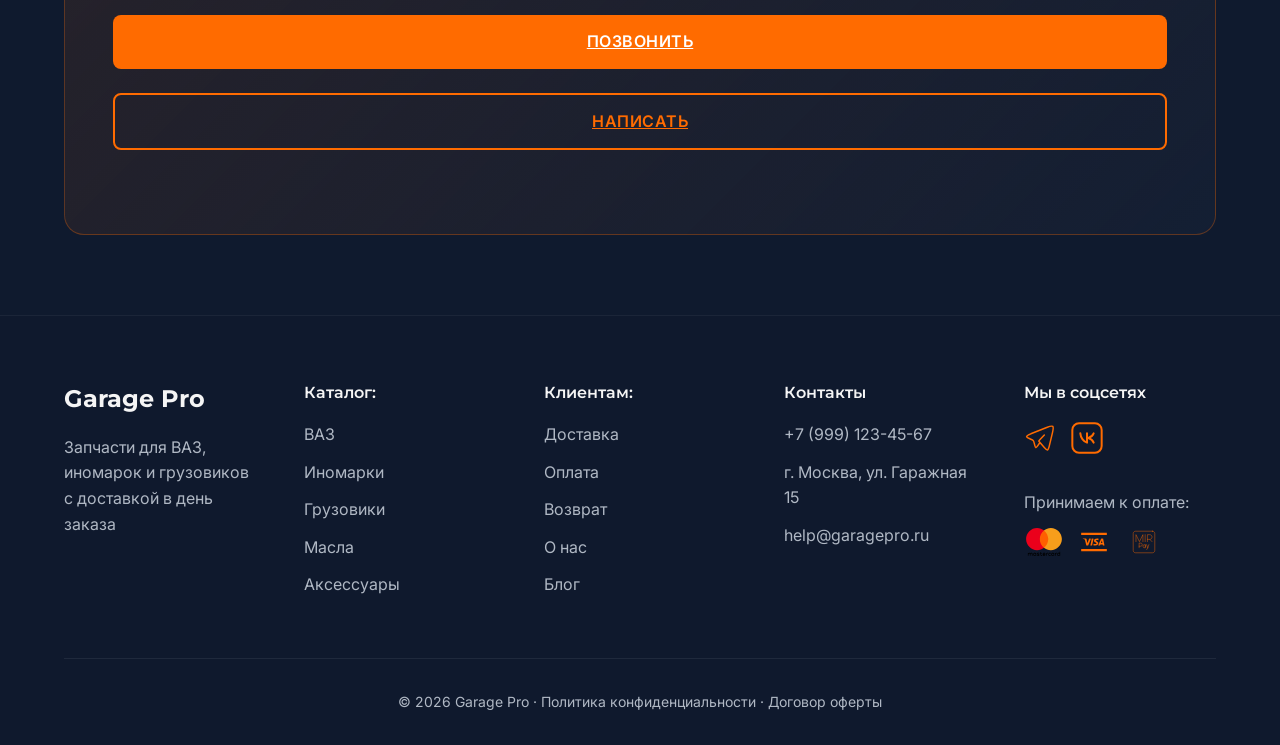
<file: delivery.html>
<!DOCTYPE html>
<html lang="ru">
<head>
    <meta charset="UTF-8">
    <meta name="viewport" content="width=device-width, initial-scale=1.0">
    <meta name="description" content="Доставка автозапчастей в день заказа. Курьером по Москве, транспортными компаниями по России">
    <meta property="og:title" content="Доставка - Garage Pro">
    <meta property="og:description" content="Быстрая доставка автозапчастей. Курьером в день заказа, самовывоз, доставка по России">
    <meta name="theme-color" content="#0F1A2E">
    <title>Доставка - Garage Pro</title>
    <link rel="icon" type="image/svg+xml" href="favicon.svg">
    <!-- Critical CSS inline для первого экрана -->
    <style>:root{--primary:#FF6B00;--bg-primary:#0F1A2E;--bg-card:rgba(22,33,54,.7);--text-primary:#F5F5F5;--text-secondary:#B0B8C4;--space-xs:8px;--space-sm:16px;--space-md:24px;--space-lg:48px;--radius-sm:8px;--radius-md:12px;--radius-xl:20px}*{margin:0;padding:0;box-sizing:border-box}body{font-family:-apple-system,BlinkMacSystemFont,'Segoe UI',sans-serif;background:var(--bg-primary);color:var(--text-primary);line-height:1.6;-webkit-font-smoothing:antialiased;-moz-osx-font-smoothing:grayscale;overflow-x:hidden}img{max-width:100%;height:auto;display:block}.container{max-width:1200px;margin:0 auto;padding:0 var(--space-md)}.header{background:rgba(22,33,54,.95);backdrop-filter:blur(10px);-webkit-backdrop-filter:blur(10px);padding:var(--space-sm) 0;border-bottom:1px solid rgba(255,255,255,.06);position:sticky;top:0;z-index:100}.header__content{display:flex;align-items:center;gap:var(--space-lg)}.header__logo{font-family:'Montserrat',sans-serif;font-size:24px;font-weight:700;color:var(--text-primary);text-decoration:none}.btn{padding:14px 32px;border:none;border-radius:var(--radius-sm);font-size:16px;font-weight:600;cursor:pointer;text-transform:uppercase;letter-spacing:.5px;touch-action:manipulation}.btn--primary{background:var(--primary);color:#FFF}</style>
    <link rel="preconnect" href="https://fonts.googleapis.com">
    <link rel="preconnect" href="https://fonts.gstatic.com" crossorigin>
    <link rel="preload" href="style.css" as="style">
    <link rel="preload" href="https://fonts.googleapis.com/css2?family=Montserrat:wght@600;700&family=Inter:wght@400;500;600&display=swap" as="style">
    <link href="https://fonts.googleapis.com/css2?family=Montserrat:wght@600;700&family=Inter:wght@400;500;600&display=swap" rel="stylesheet" media="print" onload="this.media='all'">
    <noscript><link href="https://fonts.googleapis.com/css2?family=Montserrat:wght@600;700&family=Inter:wght@400;500;600&display=swap" rel="stylesheet"></noscript>
    <link rel="stylesheet" href="style.css">
</head>
<body>
    <!-- Header -->
    <header class="header">
        <div class="container">
            <div class="header__content">
                <a href="index.html" class="header__logo">Garage Pro</a>
                <nav class="header__nav">
                    <a href="index.html#catalog">Каталог</a>
                    <a href="delivery.html" class="active">Доставка</a>
                    <a href="payment.html">Оплата</a>
                    <a href="contacts.html">Контакты</a>
                </nav>
                <form class="header__search" role="search">
                    <img src="icons/Input Search.svg" alt="" aria-hidden="true" width="20" height="20">
                    <input type="search" placeholder="Введите название запчасти" aria-label="Поиск запчастей">
                </form>
                <div class="header__icons">
                    <button class="icon-btn" aria-label="Профиль">
                        <img src="icons/material-symbols_person-outline.svg" alt="" width="24" height="24">
                    </button>
                    <button class="icon-btn" aria-label="Избранное">
                        <img src="icons/mdi_heart-outline.svg" alt="" width="24" height="24">
                    </button>
                    <button class="icon-btn" aria-label="Корзина">
                        <img src="icons/material-symbols_shopping-cart-outline.svg" alt="" width="24" height="24">
                    </button>
                    <button class="burger-btn" aria-label="Меню" aria-expanded="false">
                        <span></span>
                        <span></span>
                        <span></span>
                    </button>
                </div>
            </div>
        </div>
        <div class="mobile-menu">
            <nav class="mobile-nav">
                <a href="index.html#catalog">Каталог</a>
                <a href="delivery.html" class="active">Доставка</a>
                <a href="payment.html">Оплата</a>
                <a href="contacts.html">Контакты</a>
            </nav>
        </div>
    </header>

    <!-- Hero Section -->
    <section class="delivery-hero">
        <div class="container">
            <h1 class="page__title">Доставка запчастей</h1>
            <p class="delivery-hero__subtitle">Быстро, надежно, удобно — выбирайте способ доставки, который подходит именно вам</p>
        </div>
    </section>

    <!-- Delivery Methods -->
    <section class="delivery-methods">
        <div class="container">
            <div class="delivery-methods__grid">
                <!-- Courier -->
                <div class="delivery-card">
                    <div class="delivery-card__icon">
                        <img src="icons/mdi_truck-outline.svg" alt="" width="48" height="48">
                    </div>
                    <h2 class="delivery-card__title">Курьерская доставка</h2>
                    <p class="delivery-card__desc">Доставим запчасти прямо к вашей двери в удобное время</p>
                    
                    <div class="delivery-card__details">
                        <div class="detail-item">
                            <span class="detail-label">Срок доставки:</span>
                            <span class="detail-value">В день заказа</span>
                        </div>
                        <div class="detail-item">
                            <span class="detail-label">Стоимость:</span>
                            <span class="detail-value">От 300 ₽</span>
                        </div>
                        <div class="detail-item">
                            <span class="detail-label">Бесплатно:</span>
                            <span class="detail-value">От 5 000 ₽</span>
                        </div>
                        <div class="detail-item">
                            <span class="detail-label">Зона доставки:</span>
                            <span class="detail-value">В пределах МКАД</span>
                        </div>
                    </div>
                    
                    <div class="delivery-card__note">
                        <svg width="20" height="20" viewBox="0 0 24 24" fill="none" xmlns="http://www.w3.org/2000/svg">
                            <path d="M12 2C6.48 2 2 6.48 2 12C2 17.52 6.48 22 12 22C17.52 22 22 17.52 22 12C22 6.48 17.52 2 12 2ZM13 17H11V11H13V17ZM13 9H11V7H13V9Z" fill="currentColor"/>
                        </svg>
                        <span>Заказы до 15:00 доставляются в тот же день</span>
                    </div>
                </div>

                <!-- Pickup -->
                <div class="delivery-card delivery-card--highlight">
                    <div class="delivery-card__badge">Популярно</div>
                    <div class="delivery-card__icon">
                        <svg width="48" height="48" viewBox="0 0 24 24" fill="none" xmlns="http://www.w3.org/2000/svg">
                            <path d="M12 2C8.13 2 5 5.13 5 9C5 14.25 12 22 12 22C12 22 19 14.25 19 9C19 5.13 15.87 2 12 2ZM12 11.5C10.62 11.5 9.5 10.38 9.5 9C9.5 7.62 10.62 6.5 12 6.5C13.38 6.5 14.5 7.62 14.5 9C14.5 10.38 13.38 11.5 12 11.5Z" fill="currentColor"/>
                        </svg>
                    </div>
                    <h2 class="delivery-card__title">Самовывоз</h2>
                    <p class="delivery-card__desc">Забирайте заказ из нашего магазина без очередей</p>
                    
                    <div class="delivery-card__details">
                        <div class="detail-item">
                            <span class="detail-label">Срок готовности:</span>
                            <span class="detail-value">15-30 минут</span>
                        </div>
                        <div class="detail-item">
                            <span class="detail-label">Стоимость:</span>
                            <span class="detail-value highlight">Бесплатно</span>
                        </div>
                        <div class="detail-item">
                            <span class="detail-label">Адрес:</span>
                            <span class="detail-value">ул. Гаражная 15</span>
                        </div>
                        <div class="detail-item">
                            <span class="detail-label">Режим работы:</span>
                            <span class="detail-value">Пн-Вс 9:00-21:00</span>
                        </div>
                    </div>
                    
                    <div class="delivery-card__note">
                        <svg width="20" height="20" viewBox="0 0 24 24" fill="none" xmlns="http://www.w3.org/2000/svg">
                            <path d="M12 2C6.48 2 2 6.48 2 12C2 17.52 6.48 22 12 22C17.52 22 22 17.52 22 12C22 6.48 17.52 2 12 2ZM13 17H11V11H13V17ZM13 9H11V7H13V9Z" fill="currentColor"/>
                        </svg>
                        <span>Позвоните перед приездом для уточнения наличия</span>
                    </div>
                </div>

                <!-- Transport Companies -->
                <div class="delivery-card">
                    <div class="delivery-card__icon">
                        <svg width="48" height="48" viewBox="0 0 24 24" fill="none" xmlns="http://www.w3.org/2000/svg">
                            <path d="M20 8H17V4H3C1.9 4 1 4.9 1 6V17H3C3 18.66 4.34 20 6 20C7.66 20 9 18.66 9 17H15C15 18.66 16.34 20 18 20C19.66 20 21 18.66 21 17H23V12L20 8ZM6 18C5.45 18 5 17.55 5 17C5 16.45 5.45 16 6 16C6.55 16 7 16.45 7 17C7 17.55 6.55 18 6 18ZM19 9.5L21.5 12H17V9.5H19ZM18 18C17.45 18 17 17.55 17 17C17 16.45 17.45 16 18 16C18.55 16 19 16.45 19 17C19 17.55 18.55 18 18 18Z" fill="currentColor"/>
                        </svg>
                    </div>
                    <h2 class="delivery-card__title">Доставка по России</h2>
                    <p class="delivery-card__desc">Отправляем запчасти в любой город транспортными компаниями</p>
                    
                    <div class="delivery-card__details">
                        <div class="detail-item">
                            <span class="detail-label">Срок доставки:</span>
                            <span class="detail-value">2-7 дней</span>
                        </div>
                        <div class="detail-item">
                            <span class="detail-label">Стоимость:</span>
                            <span class="detail-value">По тарифам ТК</span>
                        </div>
                        <div class="detail-item">
                            <span class="detail-label">Компании:</span>
                            <span class="detail-value">СДЭК, Boxberry</span>
                        </div>
                        <div class="detail-item">
                            <span class="detail-label">Трек-номер:</span>
                            <span class="detail-value">Да</span>
                        </div>
                    </div>
                    
                    <div class="delivery-card__note">
                        <svg width="20" height="20" viewBox="0 0 24 24" fill="none" xmlns="http://www.w3.org/2000/svg">
                            <path d="M12 2C6.48 2 2 6.48 2 12C2 17.52 6.48 22 12 22C17.52 22 22 17.52 22 12C22 6.48 17.52 2 12 2ZM13 17H11V11H13V17ZM13 9H11V7H13V9Z" fill="currentColor"/>
                        </svg>
                        <span>Отправка в течение 1 рабочего дня после оплаты</span>
                    </div>
                </div>
            </div>
        </div>
    </section>

    <!-- Delivery Process -->
    <section class="delivery-process">
        <div class="container">
            <h2 class="section__title">Как происходит доставка</h2>
            
            <div class="process-steps">
                <div class="process-step">
                    <div class="process-step__number">1</div>
                    <h3 class="process-step__title">Оформление заказа</h3>
                    <p class="process-step__desc">Выберите товары, укажите адрес и способ доставки. Мы свяжемся с вами для подтверждения</p>
                </div>
                
                <div class="process-step">
                    <div class="process-step__number">2</div>
                    <h3 class="process-step__title">Сборка и упаковка</h3>
                    <p class="process-step__desc">Проверяем наличие, комплектуем заказ и надежно упаковываем для безопасной транспортировки</p>
                </div>
                
                <div class="process-step">
                    <div class="process-step__number">3</div>
                    <h3 class="process-step__title">Отправка</h3>
                    <p class="process-step__desc">Передаем заказ курьеру или в транспортную компанию. Вы получите трек-номер для отслеживания</p>
                </div>
                
                <div class="process-step">
                    <div class="process-step__number">4</div>
                    <h3 class="process-step__title">Получение</h3>
                    <p class="process-step__desc">Получите заказ, проверьте комплектность. Оплата при получении или онлайн</p>
                </div>
            </div>
        </div>
    </section>

    <!-- Delivery Zones -->
    <section class="delivery-zones">
        <div class="container">
            <h2 class="section__title">Зоны доставки по Москве</h2>
            
            <div class="zones-grid">
                <div class="zone-card">
                    <h3 class="zone-card__title">В пределах МКАД</h3>
                    <div class="zone-card__price">300 ₽</div>
                    <p class="zone-card__time">Доставка в день заказа</p>
                    <ul class="zone-card__features">
                        <li>Бесплатно от 5 000 ₽</li>
                        <li>Доставка до 21:00</li>
                        <li>Звонок за 30 минут</li>
                    </ul>
                </div>
                
                <div class="zone-card">
                    <h3 class="zone-card__title">За МКАД до 10 км</h3>
                    <div class="zone-card__price">500 ₽</div>
                    <p class="zone-card__time">Доставка в день заказа</p>
                    <ul class="zone-card__features">
                        <li>Бесплатно от 7 000 ₽</li>
                        <li>Доставка до 20:00</li>
                        <li>Звонок за 1 час</li>
                    </ul>
                </div>
                
                <div class="zone-card">
                    <h3 class="zone-card__title">За МКАД 10-30 км</h3>
                    <div class="zone-card__price">800 ₽</div>
                    <p class="zone-card__time">На следующий день</p>
                    <ul class="zone-card__features">
                        <li>Бесплатно от 10 000 ₽</li>
                        <li>Доставка до 19:00</li>
                        <li>Согласование времени</li>
                    </ul>
                </div>
            </div>
        </div>
    </section>

    <!-- FAQ -->
    <section class="delivery-faq">
        <div class="container">
            <h2 class="section__title">Частые вопросы о доставке</h2>
            
            <div class="faq__list">
                <div class="faq__item">
                    <button class="faq__question" type="button">
                        <span>Можно ли изменить адрес доставки после оформления заказа?</span>
                        <svg width="24" height="24" viewBox="0 0 24 24" fill="none" xmlns="http://www.w3.org/2000/svg">
                            <path d="M7 10L12 15L17 10H7Z" fill="currentColor"/>
                        </svg>
                    </button>
                    <div class="faq__answer">
                        <p>Да, вы можете изменить адрес доставки до момента отправки заказа. Свяжитесь с нами по телефону +7 (999) 123-45-67 или напишите в чат на сайте.</p>
                    </div>
                </div>

                <div class="faq__item">
                    <button class="faq__question" type="button">
                        <span>Как я узнаю, что заказ в пути?</span>
                        <svg width="24" height="24" viewBox="0 0 24 24" fill="none" xmlns="http://www.w3.org/2000/svg">
                            <path d="M7 10L12 15L17 10H7Z" fill="currentColor"/>
                        </svg>
                    </button>
                    <div class="faq__answer">
                        <p>После отправки заказа вы получите SMS с трек-номером для отслеживания. Также курьер позвонит вам за 30 минут до прибытия.</p>
                    </div>
                </div>

                <div class="faq__item">
                    <button class="faq__question" type="button">
                        <span>Что делать, если меня не будет дома?</span>
                        <svg width="24" height="24" viewBox="0 0 24 24" fill="none" xmlns="http://www.w3.org/2000/svg">
                            <path d="M7 10L12 15L17 10H7Z" fill="currentColor"/>
                        </svg>
                    </button>
                    <div class="faq__answer">
                        <p>Вы можете указать удобное время доставки при оформлении заказа или договориться с курьером о переносе доставки на другое время.</p>
                    </div>
                </div>

                <div class="faq__item">
                    <button class="faq__question" type="button">
                        <span>Можно ли проверить товар при получении?</span>
                        <svg width="24" height="24" viewBox="0 0 24 24" fill="none" xmlns="http://www.w3.org/2000/svg">
                            <path d="M7 10L12 15L17 10H7Z" fill="currentColor"/>
                        </svg>
                    </button>
                    <div class="faq__answer">
                        <p>Да, вы можете проверить комплектность и внешний вид товара при получении. Если обнаружите несоответствие, вы имеете право отказаться от заказа.</p>
                    </div>
                </div>

                <div class="faq__item">
                    <button class="faq__question" type="button">
                        <span>Доставляете ли вы в выходные дни?</span>
                        <svg width="24" height="24" viewBox="0 0 24 24" fill="none" xmlns="http://www.w3.org/2000/svg">
                            <path d="M7 10L12 15L17 10H7Z" fill="currentColor"/>
                        </svg>
                    </button>
                    <div class="faq__answer">
                        <p>Да, мы работаем без выходных. Доставка осуществляется ежедневно с 9:00 до 21:00. Самовывоз также доступен в выходные дни.</p>
                    </div>
                </div>
            </div>
        </div>
    </section>

    <!-- CTA Section -->
    <section class="delivery-cta">
        <div class="container">
            <div class="cta-box">
                <h2 class="cta-box__title">Остались вопросы о доставке?</h2>
                <p class="cta-box__desc">Наши специалисты помогут выбрать оптимальный способ доставки и рассчитают стоимость</p>
                <div class="cta-box__actions">
                    <a href="tel:+79991234567" class="btn btn--primary">ПОЗВОНИТЬ</a>
                    <a href="contacts.html" class="btn btn--secondary">НАПИСАТЬ</a>
                </div>
            </div>
        </div>
    </section>

    <!-- Footer -->
    <footer class="footer">
        <div class="container">
            <div class="footer__content">
                <div class="footer__col">
                    <h3>Garage Pro</h3>
                    <p>Запчасти для ВАЗ, иномарок и грузовиков с доставкой в день заказа</p>
                </div>
                
                <div class="footer__col">
                    <h4>Каталог:</h4>
                    <a href="index.html#catalog">ВАЗ</a>
                    <a href="index.html#catalog">Иномарки</a>
                    <a href="index.html#catalog">Грузовики</a>
                    <a href="index.html#catalog">Масла</a>
                    <a href="index.html#catalog">Аксессуары</a>
                </div>
                
                <div class="footer__col">
                    <h4>Клиентам:</h4>
                    <a href="delivery.html">Доставка</a>
                    <a href="payment.html">Оплата</a>
                    <a href="#">Возврат</a>
                    <a href="contacts.html">О нас</a>
                    <a href="index.html#blog">Блог</a>
                </div>
                
                <div class="footer__col">
                    <h4>Контакты</h4>
                    <p><a href="tel:+79991234567" class="footer__contact">+7 (999) 123-45-67</a></p>
                    <p>г. Москва, ул. Гаражная 15</p>
                    <p><a href="mailto:help@garagepro.ru" class="footer__contact">help@garagepro.ru</a></p>
                </div>
                
                <div class="footer__col">
                    <h4>Мы в соцсетях</h4>
                    <div class="footer__social">
                        <a href="#" aria-label="Telegram">
                            <img src="icons/hugeicons_telegram.svg" alt="">
                        </a>
                        <a href="#" aria-label="VK">
                            <img src="icons/meteor-icons_vk.svg" alt="">
                        </a>
                    </div>
                    <p>Принимаем к оплате:</p>
                    <div class="footer__payment">
                        <img src="icons/logos_mastercard.svg" alt="Mastercard">
                        <img src="icons/ri_visa-fill.svg" alt="Visa">
                        <img src="icons/arcticons_mir-pay.svg" alt="Mir">
                    </div>
                </div>
            </div>
            
            <div class="footer__bottom">
                <p>© 2026 Garage Pro · Политика конфиденциальности · Договор оферты</p>
            </div>
        </div>
    </footer>

    <script src="js/main.js" defer></script>
</body>
</html>
</file>
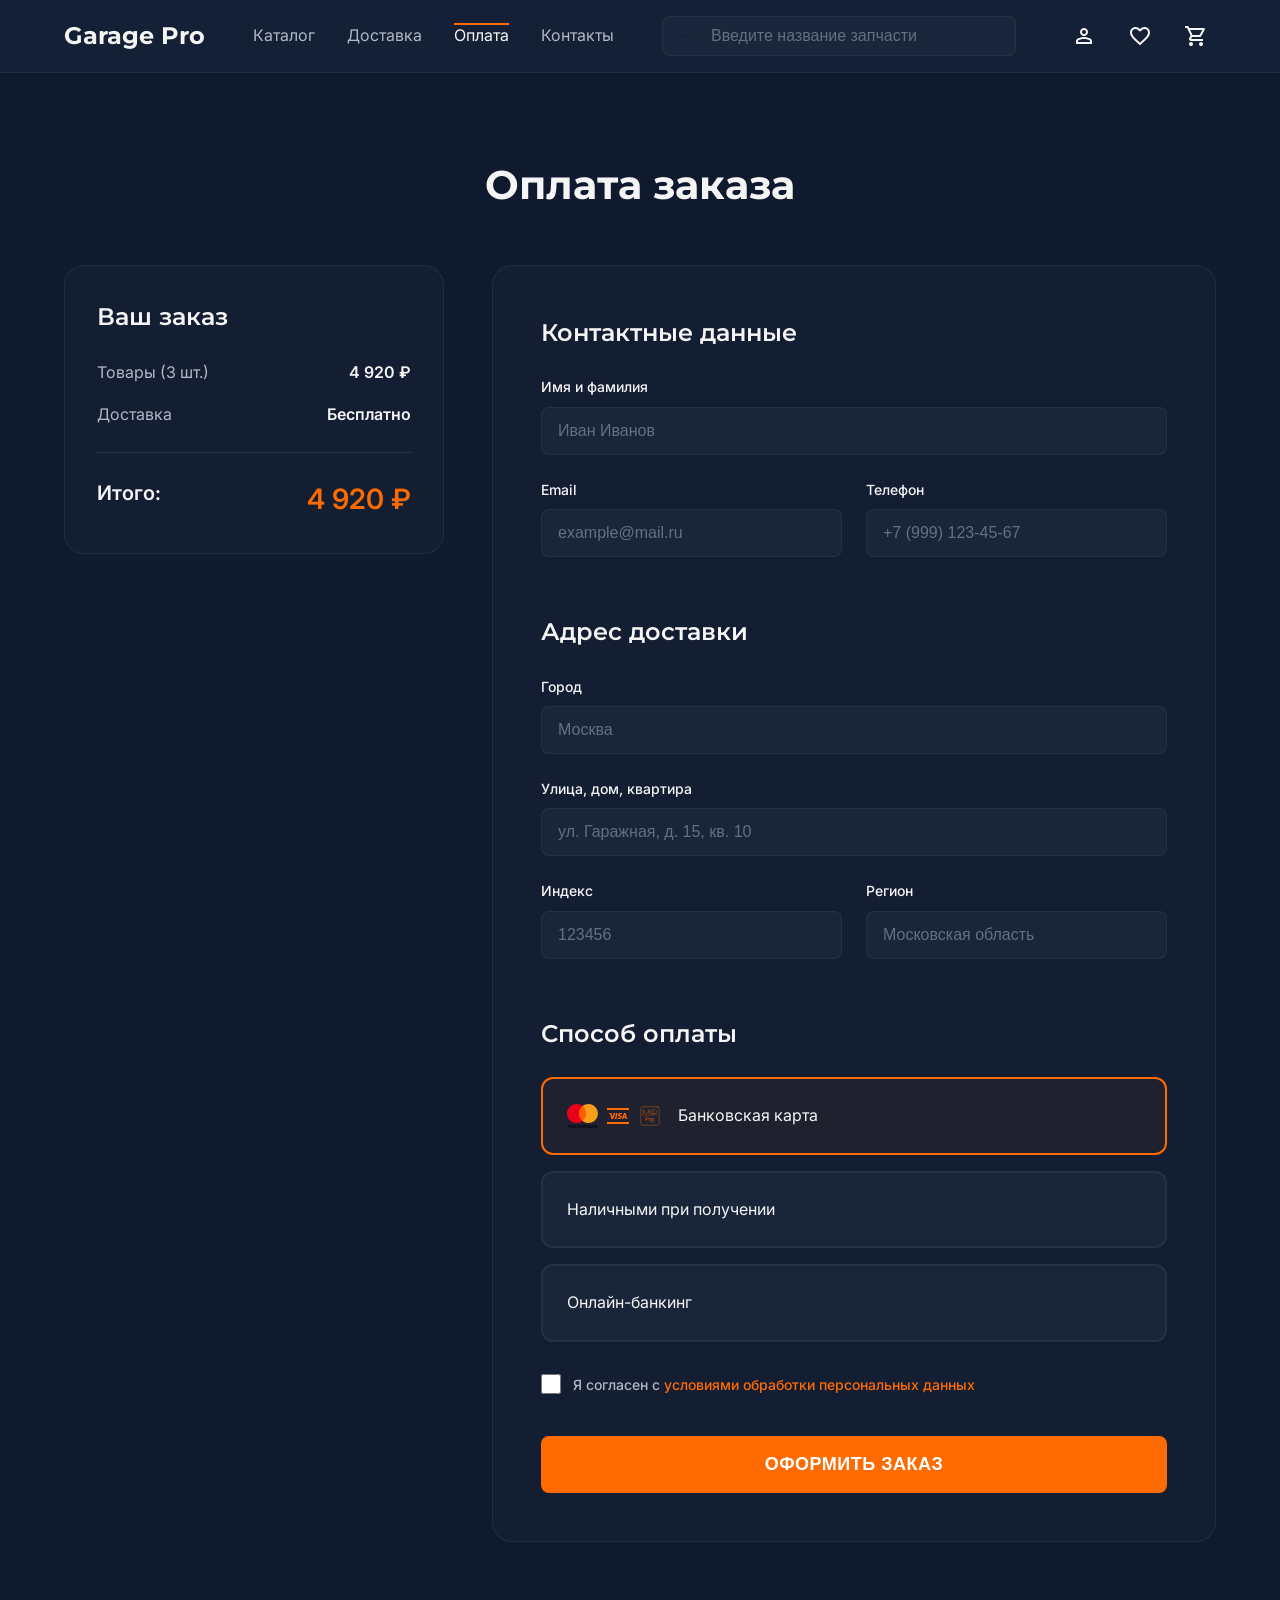
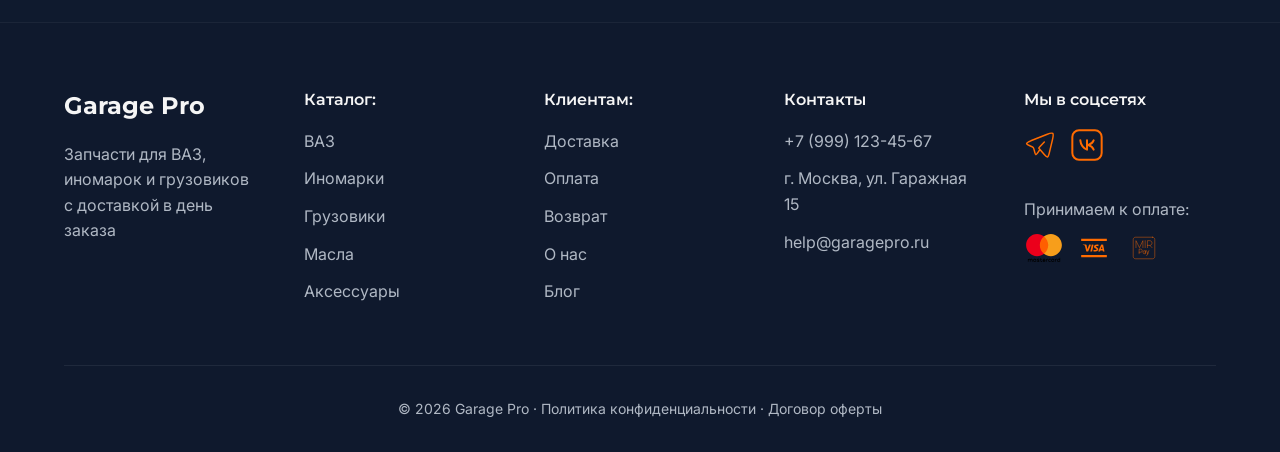
<file: payment.html>
<!DOCTYPE html>
<html lang="ru">
<head>
    <meta charset="UTF-8">
    <meta name="viewport" content="width=device-width, initial-scale=1.0">
    <meta name="description" content="Garage Pro - Оплата заказа">
    <meta property="og:title" content="Оплата - Garage Pro">
    <meta name="theme-color" content="#0F1A2E">
    <title>Оплата - Garage Pro</title>
    <link rel="icon" type="image/svg+xml" href="favicon.svg">
    <!-- Critical CSS inline для первого экрана -->
    <style>:root{--primary:#FF6B00;--bg-primary:#0F1A2E;--bg-card:rgba(22,33,54,.7);--text-primary:#F5F5F5;--text-secondary:#B0B8C4;--space-xs:8px;--space-sm:16px;--space-md:24px;--space-lg:48px;--radius-sm:8px;--radius-md:12px;--radius-xl:20px}*{margin:0;padding:0;box-sizing:border-box}body{font-family:-apple-system,BlinkMacSystemFont,'Segoe UI',sans-serif;background:var(--bg-primary);color:var(--text-primary);line-height:1.6;-webkit-font-smoothing:antialiased;-moz-osx-font-smoothing:grayscale;overflow-x:hidden}img{max-width:100%;height:auto;display:block}.container{max-width:1200px;margin:0 auto;padding:0 var(--space-md)}.header{background:rgba(22,33,54,.95);backdrop-filter:blur(10px);-webkit-backdrop-filter:blur(10px);padding:var(--space-sm) 0;border-bottom:1px solid rgba(255,255,255,.06);position:sticky;top:0;z-index:100}.header__content{display:flex;align-items:center;gap:var(--space-lg)}.header__logo{font-family:'Montserrat',sans-serif;font-size:24px;font-weight:700;color:var(--text-primary);text-decoration:none}.btn{padding:14px 32px;border:none;border-radius:var(--radius-sm);font-size:16px;font-weight:600;cursor:pointer;text-transform:uppercase;letter-spacing:.5px;touch-action:manipulation}.btn--primary{background:var(--primary);color:#FFF}</style>
    <link rel="preconnect" href="https://fonts.googleapis.com">
    <link rel="preconnect" href="https://fonts.gstatic.com" crossorigin>
    <link rel="preload" href="style.css" as="style">
    <link rel="preload" href="https://fonts.googleapis.com/css2?family=Montserrat:wght@600;700&family=Inter:wght@400;500;600&display=swap" as="style">
    <link href="https://fonts.googleapis.com/css2?family=Montserrat:wght@600;700&family=Inter:wght@400;500;600&display=swap" rel="stylesheet" media="print" onload="this.media='all'">
    <noscript><link href="https://fonts.googleapis.com/css2?family=Montserrat:wght@600;700&family=Inter:wght@400;500;600&display=swap" rel="stylesheet"></noscript>
    <link rel="stylesheet" href="style.css">
</head>
<body>
    <!-- Header -->
    <header class="header">
        <div class="container">
            <div class="header__content">
                <a href="index.html" class="header__logo">Garage Pro</a>
                <nav class="header__nav">
                    <a href="index.html#catalog">Каталог</a>
                    <a href="delivery.html">Доставка</a>
                    <a href="payment.html" class="active">Оплата</a>
                    <a href="contacts.html">Контакты</a>
                </nav>
                <form class="header__search" role="search">
                    <img src="icons/Input Search.svg" alt="" aria-hidden="true" width="20" height="20">
                    <input type="search" placeholder="Введите название запчасти" aria-label="Поиск запчастей">
                </form>
                <div class="header__icons">
                    <button class="icon-btn" aria-label="Профиль">
                        <img src="icons/material-symbols_person-outline.svg" alt="" width="24" height="24">
                    </button>
                    <button class="icon-btn" aria-label="Избранное">
                        <img src="icons/mdi_heart-outline.svg" alt="" width="24" height="24">
                    </button>
                    <button class="icon-btn" aria-label="Корзина">
                        <img src="icons/material-symbols_shopping-cart-outline.svg" alt="" width="24" height="24">
                    </button>
                    <button class="burger-btn" aria-label="Меню" aria-expanded="false">
                        <span></span>
                        <span></span>
                        <span></span>
                    </button>
                </div>
            </div>
        </div>
        <div class="mobile-menu">
            <nav class="mobile-nav">
                <a href="index.html#catalog">Каталог</a>
                <a href="delivery.html">Доставка</a>
                <a href="payment.html" class="active">Оплата</a>
                <a href="contacts.html">Контакты</a>
            </nav>
        </div>
    </header>

    <!-- Payment Section -->
    <section class="payment-page">
        <div class="container">
            <h1 class="page__title">Оплата заказа</h1>
            
            <div class="payment__content">
                <!-- Order Summary -->
                <div class="payment__summary">
                    <h2>Ваш заказ</h2>
                    <div class="summary__items">
                        <div class="summary__item">
                            <span>Товары (3 шт.)</span>
                            <span>4 920 ₽</span>
                        </div>
                        <div class="summary__item">
                            <span>Доставка</span>
                            <span>Бесплатно</span>
                        </div>
                        <div class="summary__divider"></div>
                        <div class="summary__item summary__total">
                            <span>Итого:</span>
                            <span>4 920 ₽</span>
                        </div>
                    </div>
                </div>

                <!-- Payment Form -->
                <form class="payment__form">
                    <h2>Контактные данные</h2>
                    
                    <div class="form__group">
                        <label for="name">Имя и фамилия</label>
                        <input type="text" id="name" name="name" placeholder="Иван Иванов" required>
                    </div>

                    <div class="form__row">
                        <div class="form__group">
                            <label for="email">Email</label>
                            <input type="email" id="email" name="email" placeholder="example@mail.ru" required>
                        </div>
                        <div class="form__group">
                            <label for="phone">Телефон</label>
                            <input type="tel" id="phone" name="phone" placeholder="+7 (999) 123-45-67" required>
                        </div>
                    </div>

                    <h2>Адрес доставки</h2>

                    <div class="form__group">
                        <label for="city">Город</label>
                        <input type="text" id="city" name="city" placeholder="Москва" required>
                    </div>

                    <div class="form__group">
                        <label for="address">Улица, дом, квартира</label>
                        <input type="text" id="address" name="address" placeholder="ул. Гаражная, д. 15, кв. 10" required>
                    </div>

                    <div class="form__row">
                        <div class="form__group">
                            <label for="postal">Индекс</label>
                            <input type="text" id="postal" name="postal" placeholder="123456" required>
                        </div>
                        <div class="form__group">
                            <label for="region">Регион</label>
                            <input type="text" id="region" name="region" placeholder="Московская область">
                        </div>
                    </div>

                    <h2>Способ оплаты</h2>

                    <div class="payment__methods">
                        <label class="payment__method">
                            <input type="radio" name="payment" value="card" checked>
                            <div class="method__content">
                                <div class="method__icons">
                                    <img src="icons/logos_mastercard.svg" alt="Mastercard">
                                    <img src="icons/ri_visa-fill.svg" alt="Visa">
                                    <img src="icons/arcticons_mir-pay.svg" alt="Mir">
                                </div>
                                <span>Банковская карта</span>
                            </div>
                        </label>

                        <label class="payment__method">
                            <input type="radio" name="payment" value="cash">
                            <div class="method__content">
                                <span>Наличными при получении</span>
                            </div>
                        </label>

                        <label class="payment__method">
                            <input type="radio" name="payment" value="online">
                            <div class="method__content">
                                <span>Онлайн-банкинг</span>
                            </div>
                        </label>
                    </div>

                    <div class="form__group form__checkbox">
                        <label>
                            <input type="checkbox" name="terms" required>
                            <span>Я согласен с <a href="#">условиями обработки персональных данных</a></span>
                        </label>
                    </div>

                    <button type="submit" class="btn btn--primary btn--large">ОФОРМИТЬ ЗАКАЗ</button>
                </form>
            </div>
        </div>
    </section>

    <!-- Footer -->
    <footer class="footer">
        <div class="container">
            <div class="footer__content">
                <div class="footer__col">
                    <h3>Garage Pro</h3>
                    <p>Запчасти для ВАЗ, иномарок и грузовиков с доставкой в день заказа</p>
                </div>
                
                <div class="footer__col">
                    <h4>Каталог:</h4>
                    <a href="#">ВАЗ</a>
                    <a href="#">Иномарки</a>
                    <a href="#">Грузовики</a>
                    <a href="#">Масла</a>
                    <a href="#">Аксессуары</a>
                </div>
                
                <div class="footer__col">
                    <h4>Клиентам:</h4>
                    <a href="delivery.html">Доставка</a>
                    <a href="payment.html">Оплата</a>
                    <a href="#">Возврат</a>
                    <a href="contacts.html">О нас</a>
                    <a href="index.html#blog">Блог</a>
                </div>
                
                <div class="footer__col">
                    <h4>Контакты</h4>
                    <p><a href="tel:+79991234567" class="footer__contact">+7 (999) 123-45-67</a></p>
                    <p>г. Москва, ул. Гаражная 15</p>
                    <p><a href="mailto:help@garagepro.ru" class="footer__contact">help@garagepro.ru</a></p>
                </div>
                
                <div class="footer__col">
                    <h4>Мы в соцсетях</h4>
                    <div class="footer__social">
                        <a href="#" aria-label="Telegram">
                            <img src="icons/hugeicons_telegram.svg" alt="">
                        </a>
                        <a href="#" aria-label="VK">
                            <img src="icons/meteor-icons_vk.svg" alt="">
                        </a>
                    </div>
                    <p>Принимаем к оплате:</p>
                    <div class="footer__payment">
                        <img src="icons/logos_mastercard.svg" alt="Mastercard">
                        <img src="icons/ri_visa-fill.svg" alt="Visa">
                        <img src="icons/arcticons_mir-pay.svg" alt="Mir">
                    </div>
                </div>
            </div>
            
            <div class="footer__bottom">
                <p>© 2026 Garage Pro · Политика конфиденциальности · Договор оферты</p>
            </div>
        </div>
    </footer>

    <script src="js/main.js" defer></script>
</body>
</html>
</file>
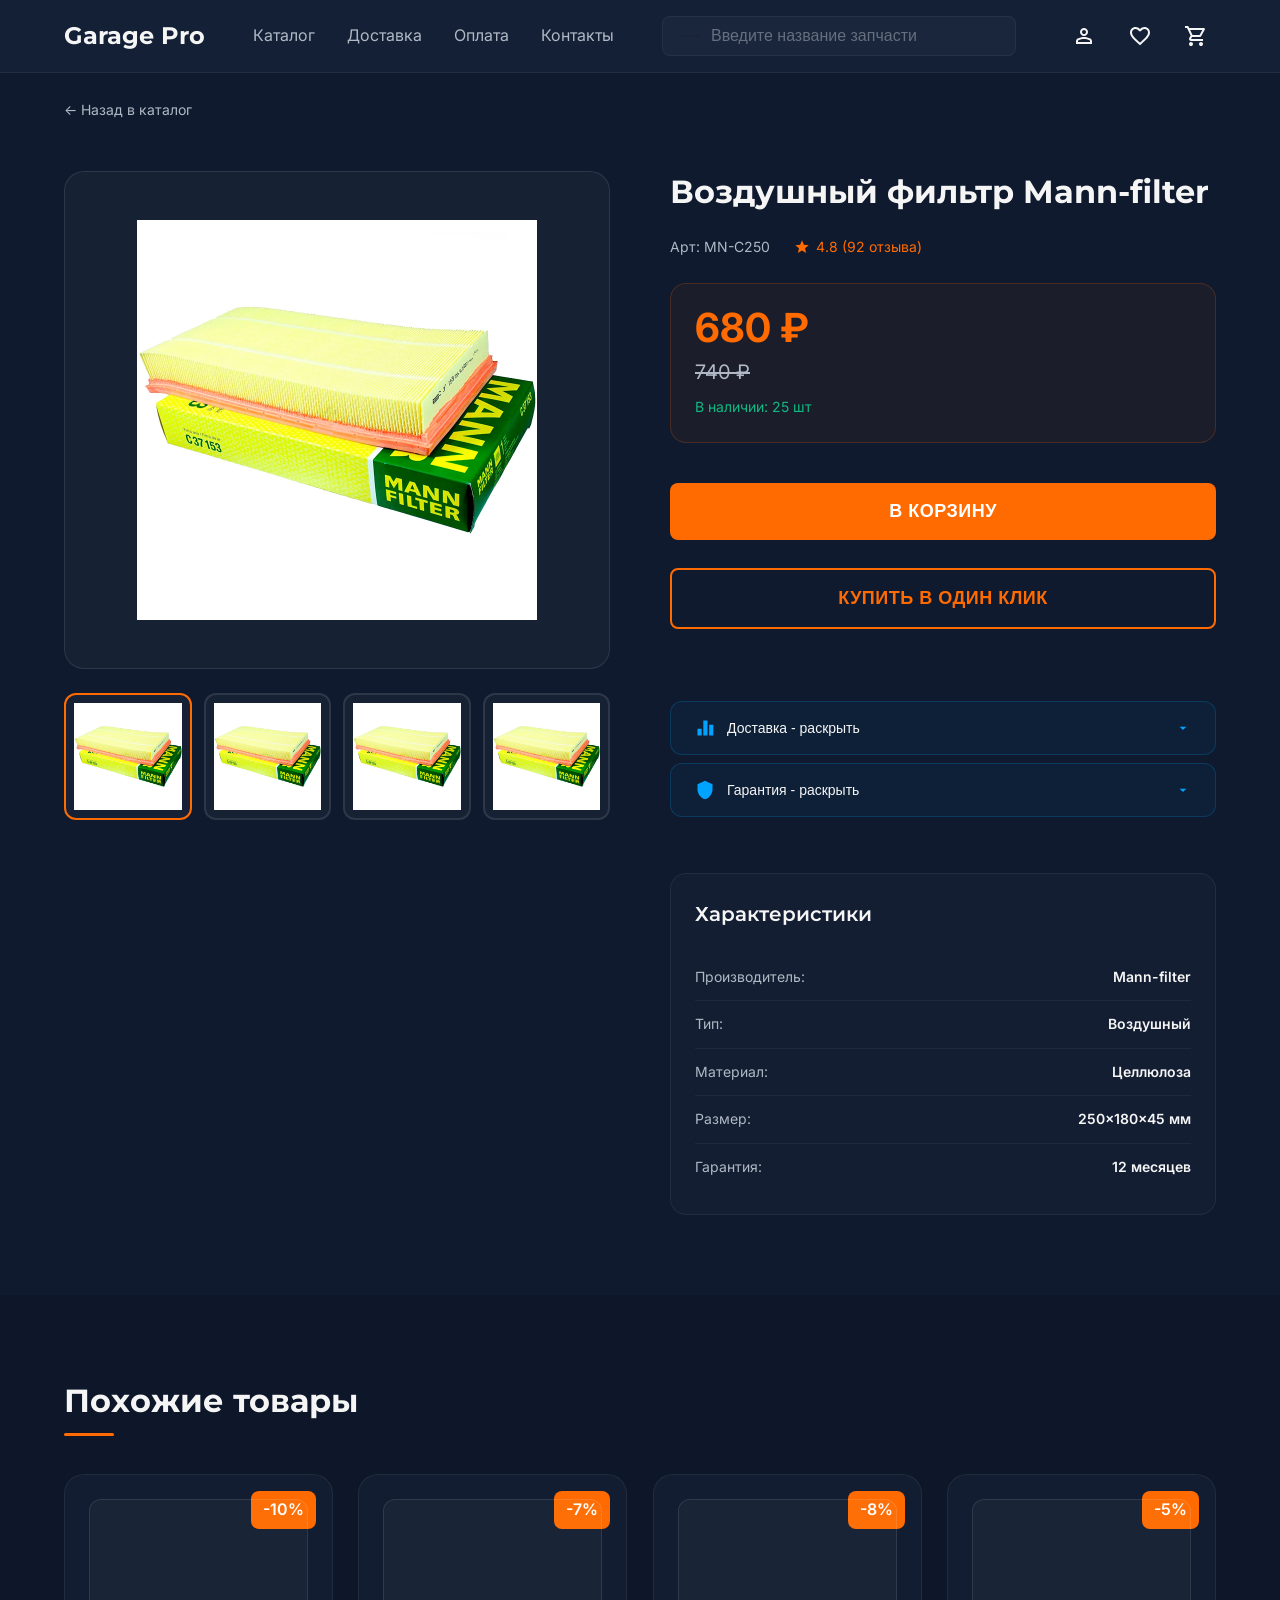
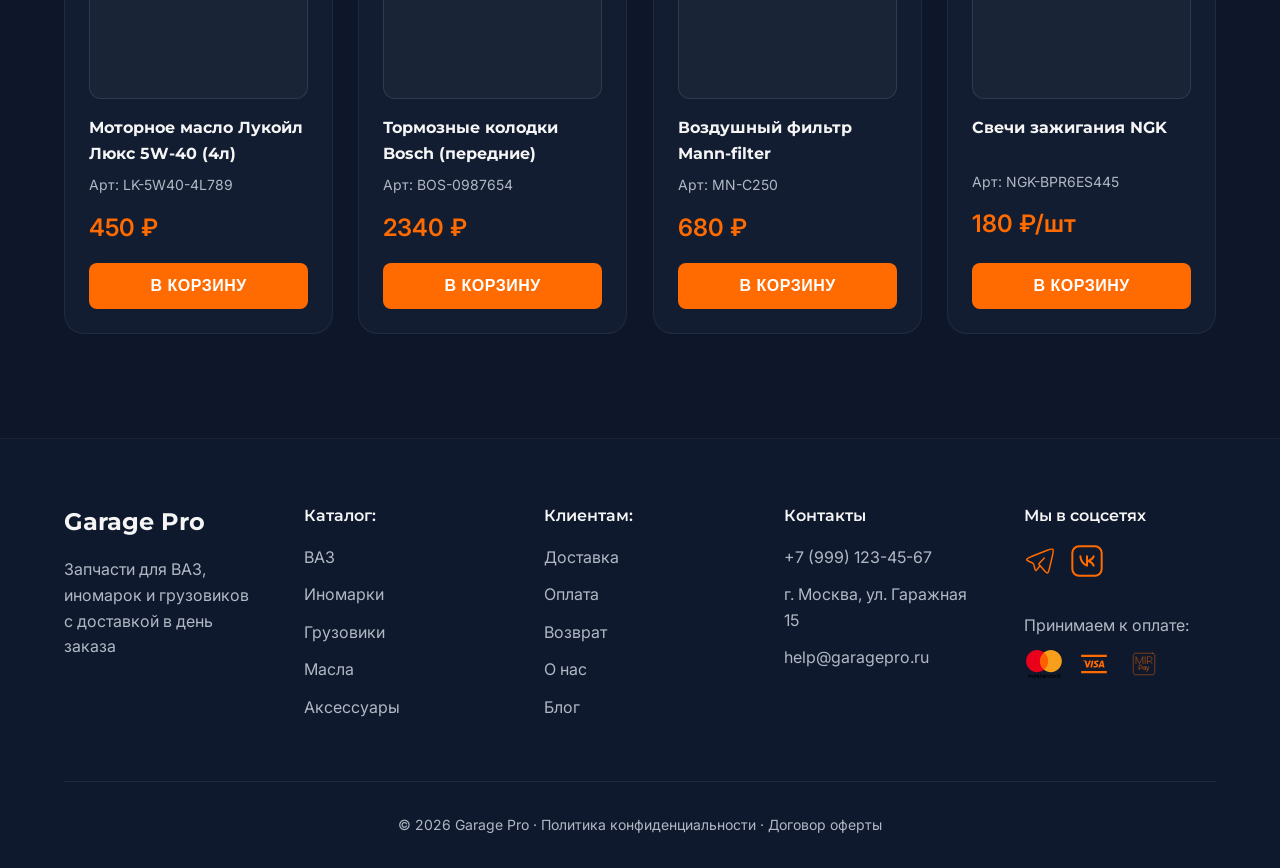
<file: product-air-filter.html>
﻿<!DOCTYPE html>
<html lang="ru">
<head>
    <meta charset="UTF-8">
    <meta name="viewport" content="width=device-width, initial-scale=1.0">
    <meta name="description" content="Воздушный фильтр Mann-filter - купить в Garage Pro с доставкой">
    <meta property="og:title" content="Воздушный фильтр Mann-filter - Garage Pro">
    <meta name="theme-color" content="#0F1A2E">
    <title>Воздушный фильтр Mann-filter - Garage Pro</title>
    <link rel="icon" type="image/svg+xml" href="favicon.svg">
    <style>:root{--primary:#FF6B00;--bg-primary:#0F1A2E;--bg-card:rgba(22,33,54,.7);--text-primary:#F5F5F5;--text-secondary:#B0B8C4;--space-xs:8px;--space-sm:16px;--space-md:24px;--space-lg:48px;--radius-sm:8px;--radius-md:12px;--radius-xl:20px}*{margin:0;padding:0;box-sizing:border-box}body{font-family:-apple-system,BlinkMacSystemFont,'Segoe UI',sans-serif;background:var(--bg-primary);color:var(--text-primary);line-height:1.6;-webkit-font-smoothing:antialiased;-moz-osx-font-smoothing:grayscale;overflow-x:hidden}img{max-width:100%;height:auto;display:block}.container{max-width:1200px;margin:0 auto;padding:0 var(--space-md)}.header{background:rgba(22,33,54,.95);backdrop-filter:blur(10px);-webkit-backdrop-filter:blur(10px);padding:var(--space-sm) 0;border-bottom:1px solid rgba(255,255,255,.06);position:sticky;top:0;z-index:100}.header__content{display:flex;align-items:center;gap:var(--space-lg)}.header__logo{font-family:'Montserrat',sans-serif;font-size:24px;font-weight:700;color:var(--text-primary);text-decoration:none}.btn{padding:14px 32px;border:none;border-radius:var(--radius-sm);font-size:16px;font-weight:600;cursor:pointer;text-transform:uppercase;letter-spacing:.5px;touch-action:manipulation}.btn--primary{background:var(--primary);color:#FFF}</style>
    <link rel="preconnect" href="https://fonts.googleapis.com">
    <link rel="preconnect" href="https://fonts.gstatic.com" crossorigin>
    <link rel="preload" href="style.css" as="style">
    <link rel="preload" href="https://fonts.googleapis.com/css2?family=Montserrat:wght@600;700&family=Inter:wght@400;500;600&display=swap" as="style">
    <link href="https://fonts.googleapis.com/css2?family=Montserrat:wght@600;700&family=Inter:wght@400;500;600&display=swap" rel="stylesheet" media="print" onload="this.media='all'">
    <noscript><link href="https://fonts.googleapis.com/css2?family=Montserrat:wght@600;700&family=Inter:wght@400;500;600&display=swap" rel="stylesheet"></noscript>
    <link rel="stylesheet" href="style.css">
</head>
<body>
    <!-- Header -->
    <header class="header">
        <div class="container">
            <div class="header__content">
                <a href="index.html" class="header__logo">Garage Pro</a>
                <nav class="header__nav">
                    <a href="index.html#catalog">Каталог</a>
                    <a href="delivery.html">Доставка</a>
                    <a href="payment.html">Оплата</a>
                    <a href="contacts.html">Контакты</a>
                </nav>
                <form class="header__search" role="search">
                    <img src="icons/Input Search.svg" alt="" aria-hidden="true" width="20" height="20">
                    <input type="search" placeholder="Введите название запчасти" aria-label="Поиск запчастей">
                </form>
                <div class="header__icons">
                    <button class="icon-btn" aria-label="Профиль">
                        <img src="icons/material-symbols_person-outline.svg" alt="" width="24" height="24">
                    </button>
                    <button class="icon-btn" aria-label="Избранное">
                        <img src="icons/mdi_heart-outline.svg" alt="" width="24" height="24">
                    </button>
                    <button class="icon-btn" aria-label="Корзина">
                        <img src="icons/material-symbols_shopping-cart-outline.svg" alt="" width="24" height="24">
                    </button>
                    <button class="burger-btn" aria-label="Меню" aria-expanded="false">
                        <span></span>
                        <span></span>
                        <span></span>
                    </button>
                </div>
            </div>
        </div>
        <div class="mobile-menu">
            <nav class="mobile-nav">
                <a href="index.html#catalog">Каталог</a>
                <a href="delivery.html">Доставка</a>
                <a href="payment.html">Оплата</a>
                <a href="contacts.html">Контакты</a>
            </nav>
        </div>
    </header>

    <!-- Breadcrumbs -->
    <section class="breadcrumbs">
        <div class="container">
            <a href="index.html" class="breadcrumb-link">← Назад в каталог</a>
        </div>
    </section>

    <!-- Product Detail -->
    <section class="product-detail">
        <div class="container">
            <div class="product-detail__grid">
                <!-- Product Images -->
                <div class="product-images">
                    <div class="product-images__main">
                        <img src="Images/воздушный фильтр.jpeg" alt="Воздушный фильтр Mann-filter" width="400" height="400">
                    </div>
                    <div class="product-images__thumbs">
                        <button class="thumb active">
                            <img src="Images/воздушный фильтр.jpeg" alt="Вид 1" width="60" height="60">
                        </button>
                        <button class="thumb">
                            <img src="Images/воздушный фильтр.jpeg" alt="Вид 2" width="60" height="60">
                        </button>
                        <button class="thumb">
                            <img src="Images/воздушный фильтр.jpeg" alt="Вид 3" width="60" height="60">
                        </button>
                        <button class="thumb">
                            <img src="Images/воздушный фильтр.jpeg" alt="Вид 4" width="60" height="60">
                        </button>
                    </div>
                </div>

                <!-- Product Info -->
                <div class="product-info">
                    <h1 class="product-info__title">Воздушный фильтр Mann-filter</h1>
                    
                    <div class="product-info__meta">
                        <span class="product-info__article">Арт: MN-C250</span>
                        <div class="product-info__rating">
                            <svg width="16" height="16" viewBox="0 0 24 24" fill="currentColor">
                                <path d="M12 17.27L18.18 21l-1.64-7.03L22 9.24l-7.19-.61L12 2 9.19 8.63 2 9.24l5.46 4.73L5.82 21z"/>
                            </svg>
                            <span>4.8 (92 отзыва)</span>
                        </div>
                    </div>

                    <div class="product-info__price-block">
                        <div class="product-info__price">680 ₽</div>
                        <div class="product-info__old-price">740 ₽</div>
                        <div class="product-info__stock">В наличии: 25 шт</div>
                    </div>

                    <div class="product-info__actions">
                        <button class="btn btn--primary btn--large">В КОРЗИНУ</button>
                        <button class="btn btn--secondary btn--large">КУПИТЬ В ОДИН КЛИК</button>
                    </div>

                    <div class="product-info__features">
                        <button class="feature-toggle" type="button">
                            <svg width="20" height="20" viewBox="0 0 24 24" fill="none">
                                <path d="M3 13H8V21H3V13ZM10 3H15V21H10V3ZM17 8H22V21H17V8Z" fill="currentColor"/>
                            </svg>
                            <span>Доставка - раскрыть</span>
                            <svg class="arrow" width="16" height="16" viewBox="0 0 24 24" fill="currentColor">
                                <path d="M7 10L12 15L17 10H7Z"/>
                            </svg>
                        </button>
                        <div class="feature-content">
                            <p>• Доставка по Москве в день заказа</p>
                            <p>• Бесплатная доставка от 5 000 ₽</p>
                            <p>• Самовывоз через 15-30 минут</p>
                        </div>

                        <button class="feature-toggle" type="button">
                            <svg width="20" height="20" viewBox="0 0 24 24" fill="none">
                                <path d="M12 1L3 5V11C3 16.55 6.84 21.74 12 23C17.16 21.74 21 16.55 21 11V5L12 1Z" fill="currentColor"/>
                            </svg>
                            <span>Гарантия - раскрыть</span>
                            <svg class="arrow" width="16" height="16" viewBox="0 0 24 24" fill="currentColor">
                                <path d="M7 10L12 15L17 10H7Z"/>
                            </svg>
                        </button>
                        <div class="feature-content">
                            <p>• Гарантия производителя 12 месяцев</p>
                            <p>• Возврат в течение 14 дней</p>
                            <p>• Проверка при получении</p>
                        </div>
                    </div>

                    <div class="product-specs">
                        <h3 class="product-specs__title">Характеристики</h3>
                        <div class="spec-item">
                            <span class="spec-label">Производитель:</span>
                            <span class="spec-value">Mann-filter</span>
                        </div>
                        <div class="spec-item">
                            <span class="spec-label">Тип:</span>
                            <span class="spec-value">Воздушный</span>
                        </div>
                        <div class="spec-item">
                            <span class="spec-label">Материал:</span>
                            <span class="spec-value">Целлюлоза</span>
                        </div>
                        <div class="spec-item">
                            <span class="spec-label">Размер:</span>
                            <span class="spec-value">250x180x45 мм</span>
                        </div>
                        <div class="spec-item">
                            <span class="spec-label">Гарантия:</span>
                            <span class="spec-value">12 месяцев</span>
                        </div>
                    </div>
                </div>
            </div>
        </div>
    </section>

    <!-- Similar Products -->
    <section class="similar-products">
        <div class="container">
            <h2 class="section__title">Похожие товары</h2>
            <div class="products__grid">
                <article class="product__card">
                    <span class="product__badge">-10%</span>
                    <img src="Images/масло.jpg" alt="Моторное масло" loading="lazy" width="280" height="200">
                    <h3 class="product__name">Моторное масло Лукойл Люкс 5W-40 (4л)</h3>
                    <p class="product__article">Арт: LK-5W40-4L789</p>
                    <p class="product__price">450 ₽</p>
                    <button class="btn btn--primary" type="button">В КОРЗИНУ</button>
                </article>

                <article class="product__card">
                    <span class="product__badge">-7%</span>
                    <img src="Images/колодки.jpg" alt="Тормозные колодки" loading="lazy" width="280" height="200">
                    <h3 class="product__name">Тормозные колодки Bosch (передние)</h3>
                    <p class="product__article">Арт: BOS-0987654</p>
                    <p class="product__price">2340 ₽</p>
                    <button class="btn btn--primary" type="button">В КОРЗИНУ</button>
                </article>

                <article class="product__card">
                    <span class="product__badge">-8%</span>
                    <img src="Images/воздушный фильтр.jpeg" alt="Воздушный фильтр" loading="lazy" width="280" height="200">
                    <h3 class="product__name">Воздушный фильтр Mann-filter</h3>
                    <p class="product__article">Арт: MN-C250</p>
                    <p class="product__price">680 ₽</p>
                    <button class="btn btn--primary" type="button">В КОРЗИНУ</button>
                </article>

                <article class="product__card">
                    <span class="product__badge">-5%</span>
                    <img src="Images/свеча.jpg" alt="Свечи зажигания" loading="lazy" width="280" height="200">
                    <h3 class="product__name">Свечи зажигания NGK</h3>
                    <p class="product__article">Арт: NGK-BPR6ES445</p>
                    <p class="product__price">180 ₽/шт</p>
                    <button class="btn btn--primary" type="button">В КОРЗИНУ</button>
                </article>
            </div>
        </div>
    </section>

    <!-- Footer -->
    <footer class="footer">
        <div class="container">
            <div class="footer__content">
                <div class="footer__col">
                    <h3>Garage Pro</h3>
                    <p>Запчасти для ВАЗ, иномарок и грузовиков с доставкой в день заказа</p>
                </div>
                
                <div class="footer__col">
                    <h4>Каталог:</h4>
                    <a href="index.html#catalog">ВАЗ</a>
                    <a href="index.html#catalog">Иномарки</a>
                    <a href="index.html#catalog">Грузовики</a>
                    <a href="index.html#catalog">Масла</a>
                    <a href="index.html#catalog">Аксессуары</a>
                </div>
                
                <div class="footer__col">
                    <h4>Клиентам:</h4>
                    <a href="delivery.html">Доставка</a>
                    <a href="payment.html">Оплата</a>
                    <a href="#">Возврат</a>
                    <a href="contacts.html">О нас</a>
                    <a href="#">Блог</a>
                </div>
                
                <div class="footer__col">
                    <h4>Контакты</h4>
                    <p><a href="tel:+79991234567" class="footer__contact">+7 (999) 123-45-67</a></p>
                    <p>г. Москва, ул. Гаражная 15</p>
                    <p><a href="mailto:help@garagepro.ru" class="footer__contact">help@garagepro.ru</a></p>
                </div>
                
                <div class="footer__col">
                    <h4>Мы в соцсетях</h4>
                    <div class="footer__social">
                        <a href="#" aria-label="Telegram">
                            <img src="icons/hugeicons_telegram.svg" alt="">
                        </a>
                        <a href="#" aria-label="VK">
                            <img src="icons/meteor-icons_vk.svg" alt="">
                        </a>
                    </div>
                    <p>Принимаем к оплате:</p>
                    <div class="footer__payment">
                        <img src="icons/logos_mastercard.svg" alt="Mastercard">
                        <img src="icons/ri_visa-fill.svg" alt="Visa">
                        <img src="icons/arcticons_mir-pay.svg" alt="Mir">
                    </div>
                </div>
            </div>
            
            <div class="footer__bottom">
                <p>© 2026 Garage Pro · Политика конфиденциальности · Договор оферты</p>
            </div>
        </div>
    </footer>

    <script src="js/main.js" defer></script>
</body>
</html>
</file>
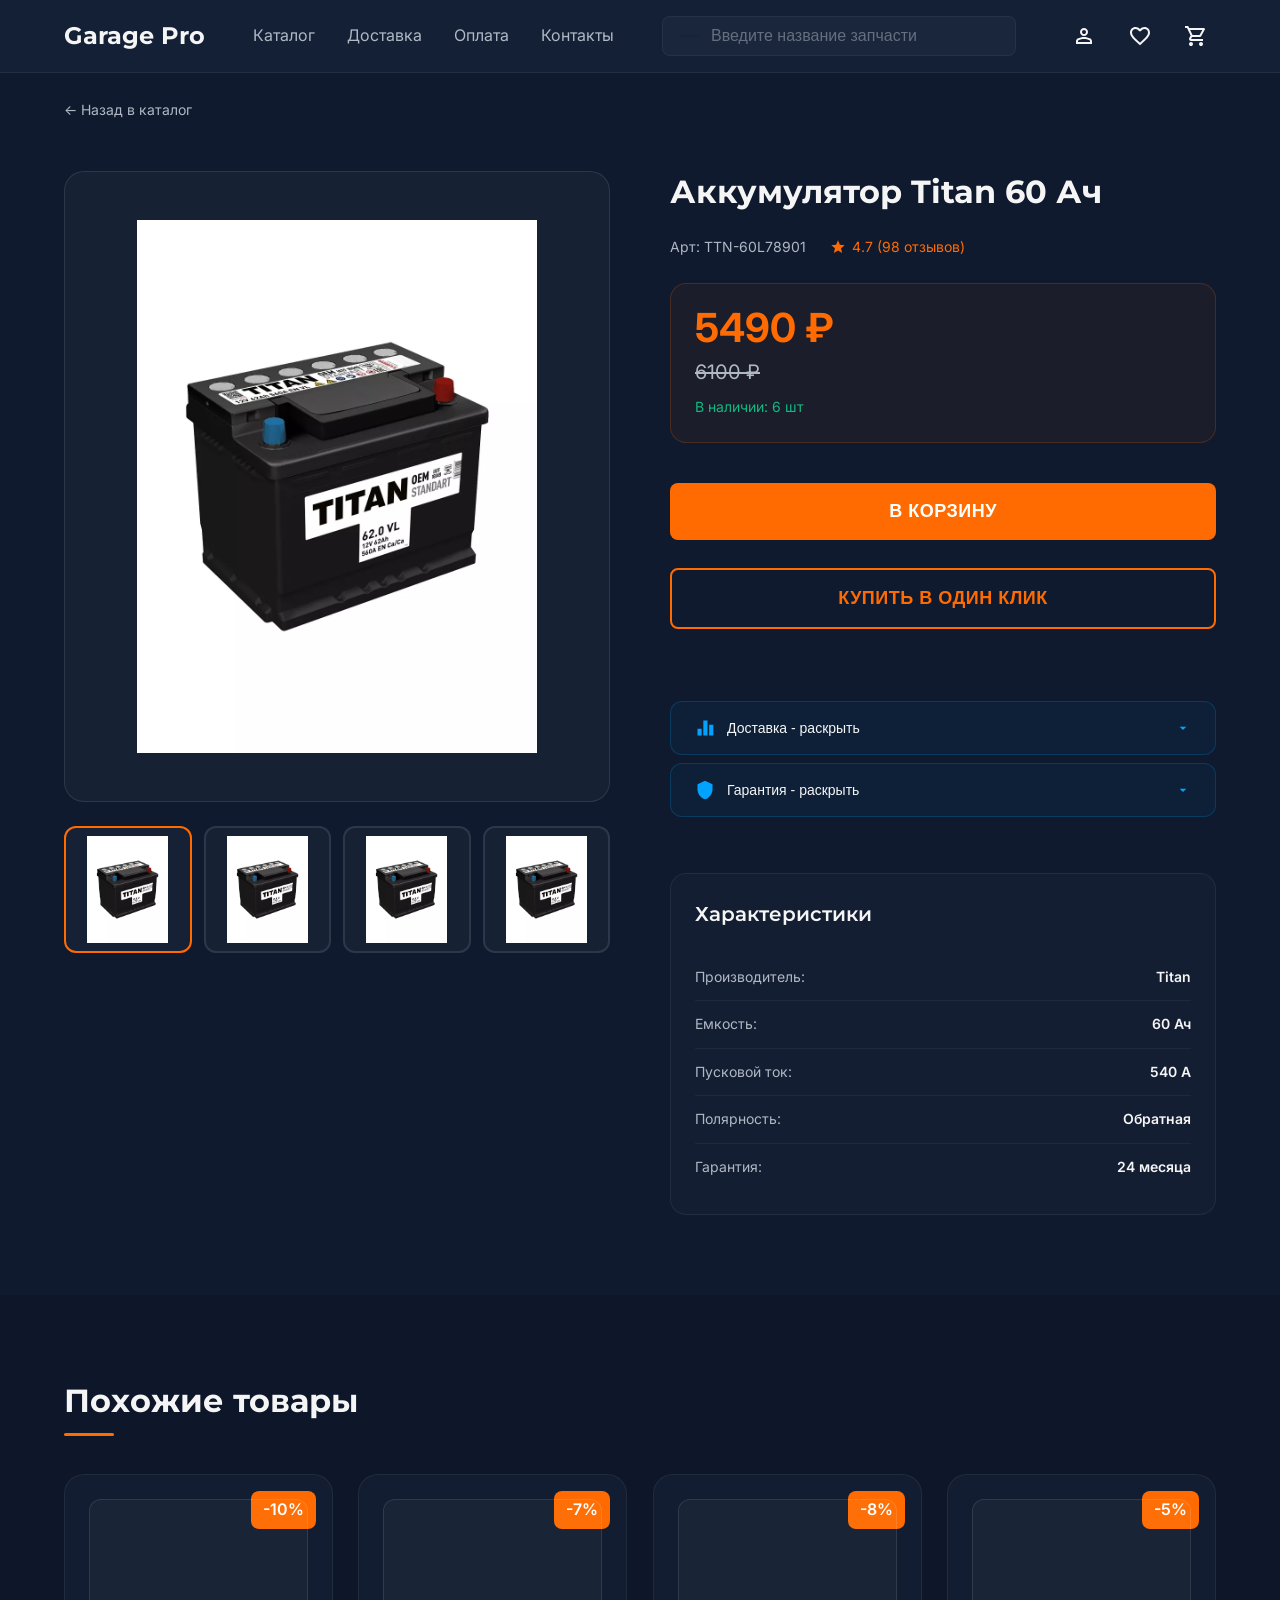
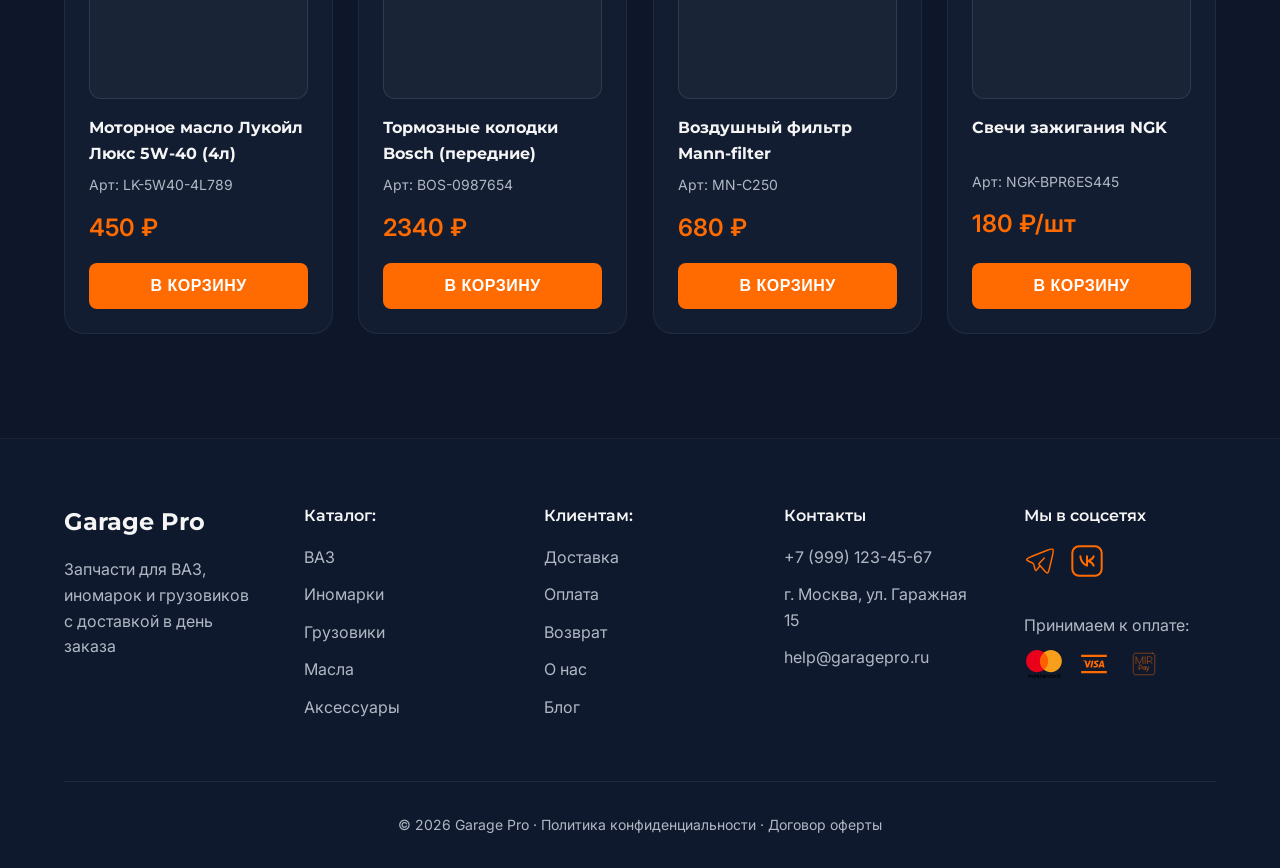
<file: product-battery.html>
﻿<!DOCTYPE html>
<html lang="ru">
<head>
    <meta charset="UTF-8">
    <meta name="viewport" content="width=device-width, initial-scale=1.0">
    <meta name="description" content="Аккумулятор Titan 60 Ач - купить в Garage Pro с доставкой">
    <meta property="og:title" content="Аккумулятор Titan 60 Ач - Garage Pro">
    <meta name="theme-color" content="#0F1A2E">
    <title>Аккумулятор Titan 60 Ач - Garage Pro</title>
    <link rel="icon" type="image/svg+xml" href="favicon.svg">
    <style>:root{--primary:#FF6B00;--bg-primary:#0F1A2E;--bg-card:rgba(22,33,54,.7);--text-primary:#F5F5F5;--text-secondary:#B0B8C4;--space-xs:8px;--space-sm:16px;--space-md:24px;--space-lg:48px;--radius-sm:8px;--radius-md:12px;--radius-xl:20px}*{margin:0;padding:0;box-sizing:border-box}body{font-family:-apple-system,BlinkMacSystemFont,'Segoe UI',sans-serif;background:var(--bg-primary);color:var(--text-primary);line-height:1.6;-webkit-font-smoothing:antialiased;-moz-osx-font-smoothing:grayscale;overflow-x:hidden}img{max-width:100%;height:auto;display:block}.container{max-width:1200px;margin:0 auto;padding:0 var(--space-md)}.header{background:rgba(22,33,54,.95);backdrop-filter:blur(10px);-webkit-backdrop-filter:blur(10px);padding:var(--space-sm) 0;border-bottom:1px solid rgba(255,255,255,.06);position:sticky;top:0;z-index:100}.header__content{display:flex;align-items:center;gap:var(--space-lg)}.header__logo{font-family:'Montserrat',sans-serif;font-size:24px;font-weight:700;color:var(--text-primary);text-decoration:none}.btn{padding:14px 32px;border:none;border-radius:var(--radius-sm);font-size:16px;font-weight:600;cursor:pointer;text-transform:uppercase;letter-spacing:.5px;touch-action:manipulation}.btn--primary{background:var(--primary);color:#FFF}</style>
    <link rel="preconnect" href="https://fonts.googleapis.com">
    <link rel="preconnect" href="https://fonts.gstatic.com" crossorigin>
    <link rel="preload" href="style.css" as="style">
    <link rel="preload" href="https://fonts.googleapis.com/css2?family=Montserrat:wght@600;700&family=Inter:wght@400;500;600&display=swap" as="style">
    <link href="https://fonts.googleapis.com/css2?family=Montserrat:wght@600;700&family=Inter:wght@400;500;600&display=swap" rel="stylesheet" media="print" onload="this.media='all'">
    <noscript><link href="https://fonts.googleapis.com/css2?family=Montserrat:wght@600;700&family=Inter:wght@400;500;600&display=swap" rel="stylesheet"></noscript>
    <link rel="stylesheet" href="style.css">
</head>
<body>
    <!-- Header -->
    <header class="header">
        <div class="container">
            <div class="header__content">
                <a href="index.html" class="header__logo">Garage Pro</a>
                <nav class="header__nav">
                    <a href="index.html#catalog">Каталог</a>
                    <a href="delivery.html">Доставка</a>
                    <a href="payment.html">Оплата</a>
                    <a href="contacts.html">Контакты</a>
                </nav>
                <form class="header__search" role="search">
                    <img src="icons/Input Search.svg" alt="" aria-hidden="true" width="20" height="20">
                    <input type="search" placeholder="Введите название запчасти" aria-label="Поиск запчастей">
                </form>
                <div class="header__icons">
                    <button class="icon-btn" aria-label="Профиль">
                        <img src="icons/material-symbols_person-outline.svg" alt="" width="24" height="24">
                    </button>
                    <button class="icon-btn" aria-label="Избранное">
                        <img src="icons/mdi_heart-outline.svg" alt="" width="24" height="24">
                    </button>
                    <button class="icon-btn" aria-label="Корзина">
                        <img src="icons/material-symbols_shopping-cart-outline.svg" alt="" width="24" height="24">
                    </button>
                    <button class="burger-btn" aria-label="Меню" aria-expanded="false">
                        <span></span>
                        <span></span>
                        <span></span>
                    </button>
                </div>
            </div>
        </div>
        <div class="mobile-menu">
            <nav class="mobile-nav">
                <a href="index.html#catalog">Каталог</a>
                <a href="delivery.html">Доставка</a>
                <a href="payment.html">Оплата</a>
                <a href="contacts.html">Контакты</a>
            </nav>
        </div>
    </header>

    <!-- Breadcrumbs -->
    <section class="breadcrumbs">
        <div class="container">
            <a href="index.html" class="breadcrumb-link">← Назад в каталог</a>
        </div>
    </section>

    <!-- Product Detail -->
    <section class="product-detail">
        <div class="container">
            <div class="product-detail__grid">
                <!-- Product Images -->
                <div class="product-images">
                    <div class="product-images__main">
                        <img src="Images/титан.jpg" alt="Аккумулятор Titan 60 Ач" width="400" height="400">
                    </div>
                    <div class="product-images__thumbs">
                        <button class="thumb active">
                            <img src="Images/титан.jpg" alt="Вид 1" width="60" height="60">
                        </button>
                        <button class="thumb">
                            <img src="Images/титан.jpg" alt="Вид 2" width="60" height="60">
                        </button>
                        <button class="thumb">
                            <img src="Images/титан.jpg" alt="Вид 3" width="60" height="60">
                        </button>
                        <button class="thumb">
                            <img src="Images/титан.jpg" alt="Вид 4" width="60" height="60">
                        </button>
                    </div>
                </div>

                <!-- Product Info -->
                <div class="product-info">
                    <h1 class="product-info__title">Аккумулятор Titan 60 Ач</h1>
                    
                    <div class="product-info__meta">
                        <span class="product-info__article">Арт: TTN-60L78901</span>
                        <div class="product-info__rating">
                            <svg width="16" height="16" viewBox="0 0 24 24" fill="currentColor">
                                <path d="M12 17.27L18.18 21l-1.64-7.03L22 9.24l-7.19-.61L12 2 9.19 8.63 2 9.24l5.46 4.73L5.82 21z"/>
                            </svg>
                            <span>4.7 (98 отзывов)</span>
                        </div>
                    </div>

                    <div class="product-info__price-block">
                        <div class="product-info__price">5490 ₽</div>
                        <div class="product-info__old-price">6100 ₽</div>
                        <div class="product-info__stock">В наличии: 6 шт</div>
                    </div>

                    <div class="product-info__actions">
                        <button class="btn btn--primary btn--large">В КОРЗИНУ</button>
                        <button class="btn btn--secondary btn--large">КУПИТЬ В ОДИН КЛИК</button>
                    </div>

                    <div class="product-info__features">
                        <button class="feature-toggle" type="button">
                            <svg width="20" height="20" viewBox="0 0 24 24" fill="none">
                                <path d="M3 13H8V21H3V13ZM10 3H15V21H10V3ZM17 8H22V21H17V8Z" fill="currentColor"/>
                            </svg>
                            <span>Доставка - раскрыть</span>
                            <svg class="arrow" width="16" height="16" viewBox="0 0 24 24" fill="currentColor">
                                <path d="M7 10L12 15L17 10H7Z"/>
                            </svg>
                        </button>
                        <div class="feature-content">
                            <p>• Доставка по Москве в день заказа</p>
                            <p>• Бесплатная доставка от 5 000 ₽</p>
                            <p>• Самовывоз через 15-30 минут</p>
                        </div>

                        <button class="feature-toggle" type="button">
                            <svg width="20" height="20" viewBox="0 0 24 24" fill="none">
                                <path d="M12 1L3 5V11C3 16.55 6.84 21.74 12 23C17.16 21.74 21 16.55 21 11V5L12 1Z" fill="currentColor"/>
                            </svg>
                            <span>Гарантия - раскрыть</span>
                            <svg class="arrow" width="16" height="16" viewBox="0 0 24 24" fill="currentColor">
                                <path d="M7 10L12 15L17 10H7Z"/>
                            </svg>
                        </button>
                        <div class="feature-content">
                            <p>• Гарантия производителя 12 месяцев</p>
                            <p>• Возврат в течение 14 дней</p>
                            <p>• Проверка при получении</p>
                        </div>
                    </div>

                    <div class="product-specs">
                        <h3 class="product-specs__title">Характеристики</h3>
                        <div class="spec-item">
                            <span class="spec-label">Производитель:</span>
                            <span class="spec-value">Titan</span>
                        </div>
                        <div class="spec-item">
                            <span class="spec-label">Емкость:</span>
                            <span class="spec-value">60 Ач</span>
                        </div>
                        <div class="spec-item">
                            <span class="spec-label">Пусковой ток:</span>
                            <span class="spec-value">540 А</span>
                        </div>
                        <div class="spec-item">
                            <span class="spec-label">Полярность:</span>
                            <span class="spec-value">Обратная</span>
                        </div>
                        <div class="spec-item">
                            <span class="spec-label">Гарантия:</span>
                            <span class="spec-value">24 месяца</span>
                        </div>
                    </div>
                </div>
            </div>
        </div>
    </section>

    <!-- Similar Products -->
    <section class="similar-products">
        <div class="container">
            <h2 class="section__title">Похожие товары</h2>
            <div class="products__grid">
                <article class="product__card">
                    <span class="product__badge">-10%</span>
                    <img src="Images/масло.jpg" alt="Моторное масло" loading="lazy" width="280" height="200">
                    <h3 class="product__name">Моторное масло Лукойл Люкс 5W-40 (4л)</h3>
                    <p class="product__article">Арт: LK-5W40-4L789</p>
                    <p class="product__price">450 ₽</p>
                    <button class="btn btn--primary" type="button">В КОРЗИНУ</button>
                </article>

                <article class="product__card">
                    <span class="product__badge">-7%</span>
                    <img src="Images/колодки.jpg" alt="Тормозные колодки" loading="lazy" width="280" height="200">
                    <h3 class="product__name">Тормозные колодки Bosch (передние)</h3>
                    <p class="product__article">Арт: BOS-0987654</p>
                    <p class="product__price">2340 ₽</p>
                    <button class="btn btn--primary" type="button">В КОРЗИНУ</button>
                </article>

                <article class="product__card">
                    <span class="product__badge">-8%</span>
                    <img src="Images/воздушный фильтр.jpeg" alt="Воздушный фильтр" loading="lazy" width="280" height="200">
                    <h3 class="product__name">Воздушный фильтр Mann-filter</h3>
                    <p class="product__article">Арт: MN-C250</p>
                    <p class="product__price">680 ₽</p>
                    <button class="btn btn--primary" type="button">В КОРЗИНУ</button>
                </article>

                <article class="product__card">
                    <span class="product__badge">-5%</span>
                    <img src="Images/свеча.jpg" alt="Свечи зажигания" loading="lazy" width="280" height="200">
                    <h3 class="product__name">Свечи зажигания NGK</h3>
                    <p class="product__article">Арт: NGK-BPR6ES445</p>
                    <p class="product__price">180 ₽/шт</p>
                    <button class="btn btn--primary" type="button">В КОРЗИНУ</button>
                </article>
            </div>
        </div>
    </section>

    <!-- Footer -->
    <footer class="footer">
        <div class="container">
            <div class="footer__content">
                <div class="footer__col">
                    <h3>Garage Pro</h3>
                    <p>Запчасти для ВАЗ, иномарок и грузовиков с доставкой в день заказа</p>
                </div>
                
                <div class="footer__col">
                    <h4>Каталог:</h4>
                    <a href="index.html#catalog">ВАЗ</a>
                    <a href="index.html#catalog">Иномарки</a>
                    <a href="index.html#catalog">Грузовики</a>
                    <a href="index.html#catalog">Масла</a>
                    <a href="index.html#catalog">Аксессуары</a>
                </div>
                
                <div class="footer__col">
                    <h4>Клиентам:</h4>
                    <a href="delivery.html">Доставка</a>
                    <a href="payment.html">Оплата</a>
                    <a href="#">Возврат</a>
                    <a href="contacts.html">О нас</a>
                    <a href="#">Блог</a>
                </div>
                
                <div class="footer__col">
                    <h4>Контакты</h4>
                    <p><a href="tel:+79991234567" class="footer__contact">+7 (999) 123-45-67</a></p>
                    <p>г. Москва, ул. Гаражная 15</p>
                    <p><a href="mailto:help@garagepro.ru" class="footer__contact">help@garagepro.ru</a></p>
                </div>
                
                <div class="footer__col">
                    <h4>Мы в соцсетях</h4>
                    <div class="footer__social">
                        <a href="#" aria-label="Telegram">
                            <img src="icons/hugeicons_telegram.svg" alt="">
                        </a>
                        <a href="#" aria-label="VK">
                            <img src="icons/meteor-icons_vk.svg" alt="">
                        </a>
                    </div>
                    <p>Принимаем к оплате:</p>
                    <div class="footer__payment">
                        <img src="icons/logos_mastercard.svg" alt="Mastercard">
                        <img src="icons/ri_visa-fill.svg" alt="Visa">
                        <img src="icons/arcticons_mir-pay.svg" alt="Mir">
                    </div>
                </div>
            </div>
            
            <div class="footer__bottom">
                <p>© 2026 Garage Pro · Политика конфиденциальности · Договор оферты</p>
            </div>
        </div>
    </footer>

    <script src="js/main.js" defer></script>
</body>
</html>
</file>
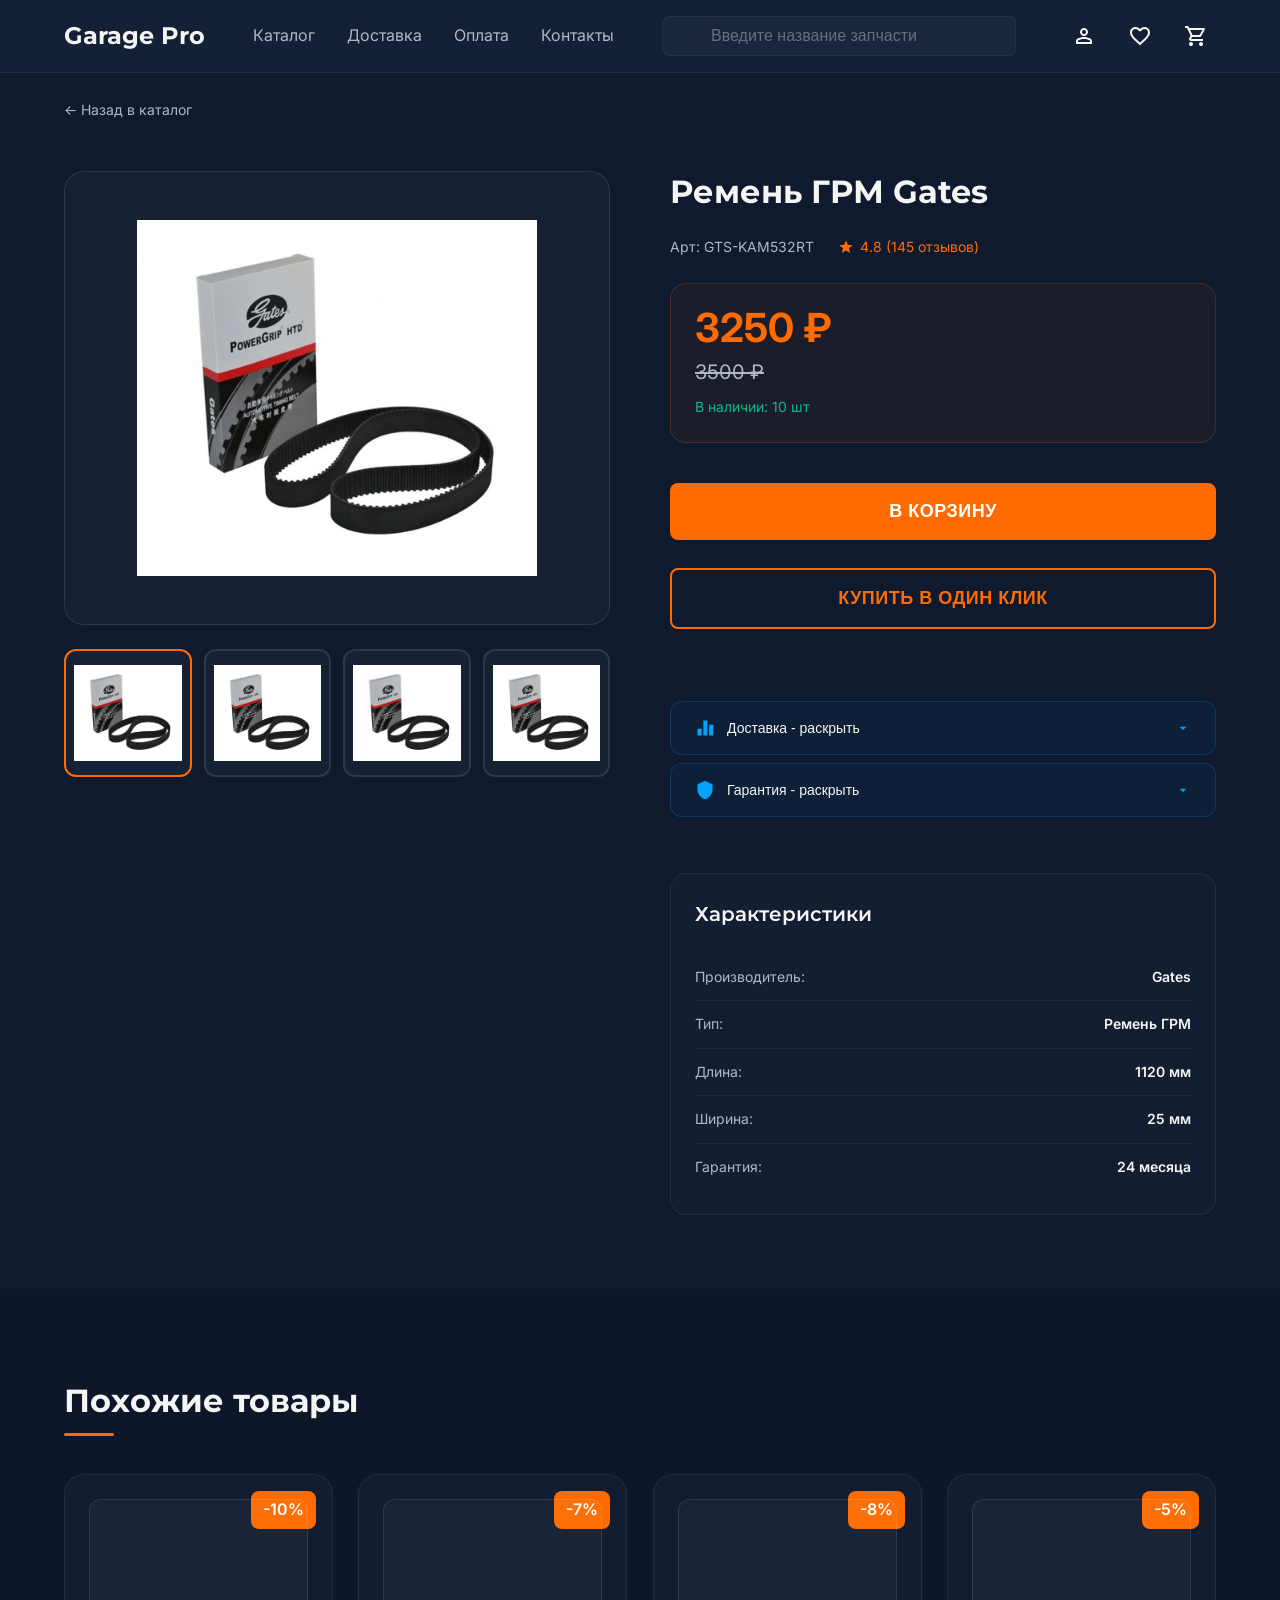
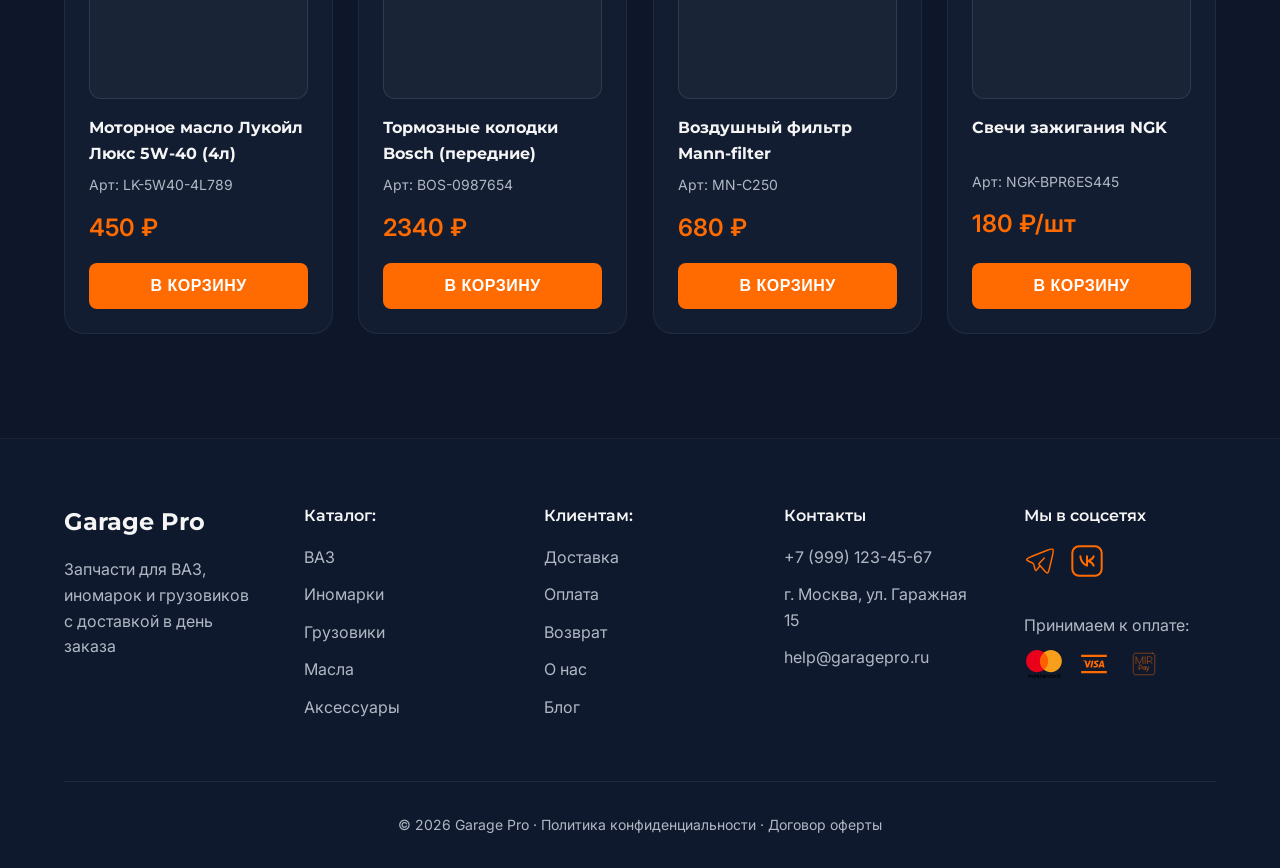
<file: product-belt.html>
﻿<!DOCTYPE html>
<html lang="ru">
<head>
    <meta charset="UTF-8">
    <meta name="viewport" content="width=device-width, initial-scale=1.0">
    <meta name="description" content="Ремень ГРМ Gates - купить в Garage Pro с доставкой">
    <meta property="og:title" content="Ремень ГРМ Gates - Garage Pro">
    <meta name="theme-color" content="#0F1A2E">
    <title>Ремень ГРМ Gates - Garage Pro</title>
    <link rel="icon" type="image/svg+xml" href="favicon.svg">
    <style>:root{--primary:#FF6B00;--bg-primary:#0F1A2E;--bg-card:rgba(22,33,54,.7);--text-primary:#F5F5F5;--text-secondary:#B0B8C4;--space-xs:8px;--space-sm:16px;--space-md:24px;--space-lg:48px;--radius-sm:8px;--radius-md:12px;--radius-xl:20px}*{margin:0;padding:0;box-sizing:border-box}body{font-family:-apple-system,BlinkMacSystemFont,'Segoe UI',sans-serif;background:var(--bg-primary);color:var(--text-primary);line-height:1.6;-webkit-font-smoothing:antialiased;-moz-osx-font-smoothing:grayscale;overflow-x:hidden}img{max-width:100%;height:auto;display:block}.container{max-width:1200px;margin:0 auto;padding:0 var(--space-md)}.header{background:rgba(22,33,54,.95);backdrop-filter:blur(10px);-webkit-backdrop-filter:blur(10px);padding:var(--space-sm) 0;border-bottom:1px solid rgba(255,255,255,.06);position:sticky;top:0;z-index:100}.header__content{display:flex;align-items:center;gap:var(--space-lg)}.header__logo{font-family:'Montserrat',sans-serif;font-size:24px;font-weight:700;color:var(--text-primary);text-decoration:none}.btn{padding:14px 32px;border:none;border-radius:var(--radius-sm);font-size:16px;font-weight:600;cursor:pointer;text-transform:uppercase;letter-spacing:.5px;touch-action:manipulation}.btn--primary{background:var(--primary);color:#FFF}</style>
    <link rel="preconnect" href="https://fonts.googleapis.com">
    <link rel="preconnect" href="https://fonts.gstatic.com" crossorigin>
    <link rel="preload" href="style.css" as="style">
    <link rel="preload" href="https://fonts.googleapis.com/css2?family=Montserrat:wght@600;700&family=Inter:wght@400;500;600&display=swap" as="style">
    <link href="https://fonts.googleapis.com/css2?family=Montserrat:wght@600;700&family=Inter:wght@400;500;600&display=swap" rel="stylesheet" media="print" onload="this.media='all'">
    <noscript><link href="https://fonts.googleapis.com/css2?family=Montserrat:wght@600;700&family=Inter:wght@400;500;600&display=swap" rel="stylesheet"></noscript>
    <link rel="stylesheet" href="style.css">
</head>
<body>
    <!-- Header -->
    <header class="header">
        <div class="container">
            <div class="header__content">
                <a href="index.html" class="header__logo">Garage Pro</a>
                <nav class="header__nav">
                    <a href="index.html#catalog">Каталог</a>
                    <a href="delivery.html">Доставка</a>
                    <a href="payment.html">Оплата</a>
                    <a href="contacts.html">Контакты</a>
                </nav>
                <form class="header__search" role="search">
                    <img src="icons/Input Search.svg" alt="" aria-hidden="true" width="20" height="20">
                    <input type="search" placeholder="Введите название запчасти" aria-label="Поиск запчастей">
                </form>
                <div class="header__icons">
                    <button class="icon-btn" aria-label="Профиль">
                        <img src="icons/material-symbols_person-outline.svg" alt="" width="24" height="24">
                    </button>
                    <button class="icon-btn" aria-label="Избранное">
                        <img src="icons/mdi_heart-outline.svg" alt="" width="24" height="24">
                    </button>
                    <button class="icon-btn" aria-label="Корзина">
                        <img src="icons/material-symbols_shopping-cart-outline.svg" alt="" width="24" height="24">
                    </button>
                    <button class="burger-btn" aria-label="Меню" aria-expanded="false">
                        <span></span>
                        <span></span>
                        <span></span>
                    </button>
                </div>
            </div>
        </div>
        <div class="mobile-menu">
            <nav class="mobile-nav">
                <a href="index.html#catalog">Каталог</a>
                <a href="delivery.html">Доставка</a>
                <a href="payment.html">Оплата</a>
                <a href="contacts.html">Контакты</a>
            </nav>
        </div>
    </header>

    <!-- Breadcrumbs -->
    <section class="breadcrumbs">
        <div class="container">
            <a href="index.html" class="breadcrumb-link">← Назад в каталог</a>
        </div>
    </section>

    <!-- Product Detail -->
    <section class="product-detail">
        <div class="container">
            <div class="product-detail__grid">
                <!-- Product Images -->
                <div class="product-images">
                    <div class="product-images__main">
                        <img src="Images/ремень.png" alt="Ремень ГРМ Gates" width="400" height="400">
                    </div>
                    <div class="product-images__thumbs">
                        <button class="thumb active">
                            <img src="Images/ремень.png" alt="Вид 1" width="60" height="60">
                        </button>
                        <button class="thumb">
                            <img src="Images/ремень.png" alt="Вид 2" width="60" height="60">
                        </button>
                        <button class="thumb">
                            <img src="Images/ремень.png" alt="Вид 3" width="60" height="60">
                        </button>
                        <button class="thumb">
                            <img src="Images/ремень.png" alt="Вид 4" width="60" height="60">
                        </button>
                    </div>
                </div>

                <!-- Product Info -->
                <div class="product-info">
                    <h1 class="product-info__title">Ремень ГРМ Gates</h1>
                    
                    <div class="product-info__meta">
                        <span class="product-info__article">Арт: GTS-KAM532RT</span>
                        <div class="product-info__rating">
                            <svg width="16" height="16" viewBox="0 0 24 24" fill="currentColor">
                                <path d="M12 17.27L18.18 21l-1.64-7.03L22 9.24l-7.19-.61L12 2 9.19 8.63 2 9.24l5.46 4.73L5.82 21z"/>
                            </svg>
                            <span>4.8 (145 отзывов)</span>
                        </div>
                    </div>

                    <div class="product-info__price-block">
                        <div class="product-info__price">3250 ₽</div>
                        <div class="product-info__old-price">3500 ₽</div>
                        <div class="product-info__stock">В наличии: 10 шт</div>
                    </div>

                    <div class="product-info__actions">
                        <button class="btn btn--primary btn--large">В КОРЗИНУ</button>
                        <button class="btn btn--secondary btn--large">КУПИТЬ В ОДИН КЛИК</button>
                    </div>

                    <div class="product-info__features">
                        <button class="feature-toggle" type="button">
                            <svg width="20" height="20" viewBox="0 0 24 24" fill="none">
                                <path d="M3 13H8V21H3V13ZM10 3H15V21H10V3ZM17 8H22V21H17V8Z" fill="currentColor"/>
                            </svg>
                            <span>Доставка - раскрыть</span>
                            <svg class="arrow" width="16" height="16" viewBox="0 0 24 24" fill="currentColor">
                                <path d="M7 10L12 15L17 10H7Z"/>
                            </svg>
                        </button>
                        <div class="feature-content">
                            <p>• Доставка по Москве в день заказа</p>
                            <p>• Бесплатная доставка от 5 000 ₽</p>
                            <p>• Самовывоз через 15-30 минут</p>
                        </div>

                        <button class="feature-toggle" type="button">
                            <svg width="20" height="20" viewBox="0 0 24 24" fill="none">
                                <path d="M12 1L3 5V11C3 16.55 6.84 21.74 12 23C17.16 21.74 21 16.55 21 11V5L12 1Z" fill="currentColor"/>
                            </svg>
                            <span>Гарантия - раскрыть</span>
                            <svg class="arrow" width="16" height="16" viewBox="0 0 24 24" fill="currentColor">
                                <path d="M7 10L12 15L17 10H7Z"/>
                            </svg>
                        </button>
                        <div class="feature-content">
                            <p>• Гарантия производителя 12 месяцев</p>
                            <p>• Возврат в течение 14 дней</p>
                            <p>• Проверка при получении</p>
                        </div>
                    </div>

                    <div class="product-specs">
                        <h3 class="product-specs__title">Характеристики</h3>
                        <div class="spec-item">
                            <span class="spec-label">Производитель:</span>
                            <span class="spec-value">Gates</span>
                        </div>
                        <div class="spec-item">
                            <span class="spec-label">Тип:</span>
                            <span class="spec-value">Ремень ГРМ</span>
                        </div>
                        <div class="spec-item">
                            <span class="spec-label">Длина:</span>
                            <span class="spec-value">1120 мм</span>
                        </div>
                        <div class="spec-item">
                            <span class="spec-label">Ширина:</span>
                            <span class="spec-value">25 мм</span>
                        </div>
                        <div class="spec-item">
                            <span class="spec-label">Гарантия:</span>
                            <span class="spec-value">24 месяца</span>
                        </div>
                    </div>
                </div>
            </div>
        </div>
    </section>

    <!-- Similar Products -->
    <section class="similar-products">
        <div class="container">
            <h2 class="section__title">Похожие товары</h2>
            <div class="products__grid">
                <article class="product__card">
                    <span class="product__badge">-10%</span>
                    <img src="Images/масло.jpg" alt="Моторное масло" loading="lazy" width="280" height="200">
                    <h3 class="product__name">Моторное масло Лукойл Люкс 5W-40 (4л)</h3>
                    <p class="product__article">Арт: LK-5W40-4L789</p>
                    <p class="product__price">450 ₽</p>
                    <button class="btn btn--primary" type="button">В КОРЗИНУ</button>
                </article>

                <article class="product__card">
                    <span class="product__badge">-7%</span>
                    <img src="Images/колодки.jpg" alt="Тормозные колодки" loading="lazy" width="280" height="200">
                    <h3 class="product__name">Тормозные колодки Bosch (передние)</h3>
                    <p class="product__article">Арт: BOS-0987654</p>
                    <p class="product__price">2340 ₽</p>
                    <button class="btn btn--primary" type="button">В КОРЗИНУ</button>
                </article>

                <article class="product__card">
                    <span class="product__badge">-8%</span>
                    <img src="Images/воздушный фильтр.jpeg" alt="Воздушный фильтр" loading="lazy" width="280" height="200">
                    <h3 class="product__name">Воздушный фильтр Mann-filter</h3>
                    <p class="product__article">Арт: MN-C250</p>
                    <p class="product__price">680 ₽</p>
                    <button class="btn btn--primary" type="button">В КОРЗИНУ</button>
                </article>

                <article class="product__card">
                    <span class="product__badge">-5%</span>
                    <img src="Images/свеча.jpg" alt="Свечи зажигания" loading="lazy" width="280" height="200">
                    <h3 class="product__name">Свечи зажигания NGK</h3>
                    <p class="product__article">Арт: NGK-BPR6ES445</p>
                    <p class="product__price">180 ₽/шт</p>
                    <button class="btn btn--primary" type="button">В КОРЗИНУ</button>
                </article>
            </div>
        </div>
    </section>

    <!-- Footer -->
    <footer class="footer">
        <div class="container">
            <div class="footer__content">
                <div class="footer__col">
                    <h3>Garage Pro</h3>
                    <p>Запчасти для ВАЗ, иномарок и грузовиков с доставкой в день заказа</p>
                </div>
                
                <div class="footer__col">
                    <h4>Каталог:</h4>
                    <a href="index.html#catalog">ВАЗ</a>
                    <a href="index.html#catalog">Иномарки</a>
                    <a href="index.html#catalog">Грузовики</a>
                    <a href="index.html#catalog">Масла</a>
                    <a href="index.html#catalog">Аксессуары</a>
                </div>
                
                <div class="footer__col">
                    <h4>Клиентам:</h4>
                    <a href="delivery.html">Доставка</a>
                    <a href="payment.html">Оплата</a>
                    <a href="#">Возврат</a>
                    <a href="contacts.html">О нас</a>
                    <a href="#">Блог</a>
                </div>
                
                <div class="footer__col">
                    <h4>Контакты</h4>
                    <p><a href="tel:+79991234567" class="footer__contact">+7 (999) 123-45-67</a></p>
                    <p>г. Москва, ул. Гаражная 15</p>
                    <p><a href="mailto:help@garagepro.ru" class="footer__contact">help@garagepro.ru</a></p>
                </div>
                
                <div class="footer__col">
                    <h4>Мы в соцсетях</h4>
                    <div class="footer__social">
                        <a href="#" aria-label="Telegram">
                            <img src="icons/hugeicons_telegram.svg" alt="">
                        </a>
                        <a href="#" aria-label="VK">
                            <img src="icons/meteor-icons_vk.svg" alt="">
                        </a>
                    </div>
                    <p>Принимаем к оплате:</p>
                    <div class="footer__payment">
                        <img src="icons/logos_mastercard.svg" alt="Mastercard">
                        <img src="icons/ri_visa-fill.svg" alt="Visa">
                        <img src="icons/arcticons_mir-pay.svg" alt="Mir">
                    </div>
                </div>
            </div>
            
            <div class="footer__bottom">
                <p>© 2026 Garage Pro · Политика конфиденциальности · Договор оферты</p>
            </div>
        </div>
    </footer>

    <script src="js/main.js" defer></script>
</body>
</html>
</file>
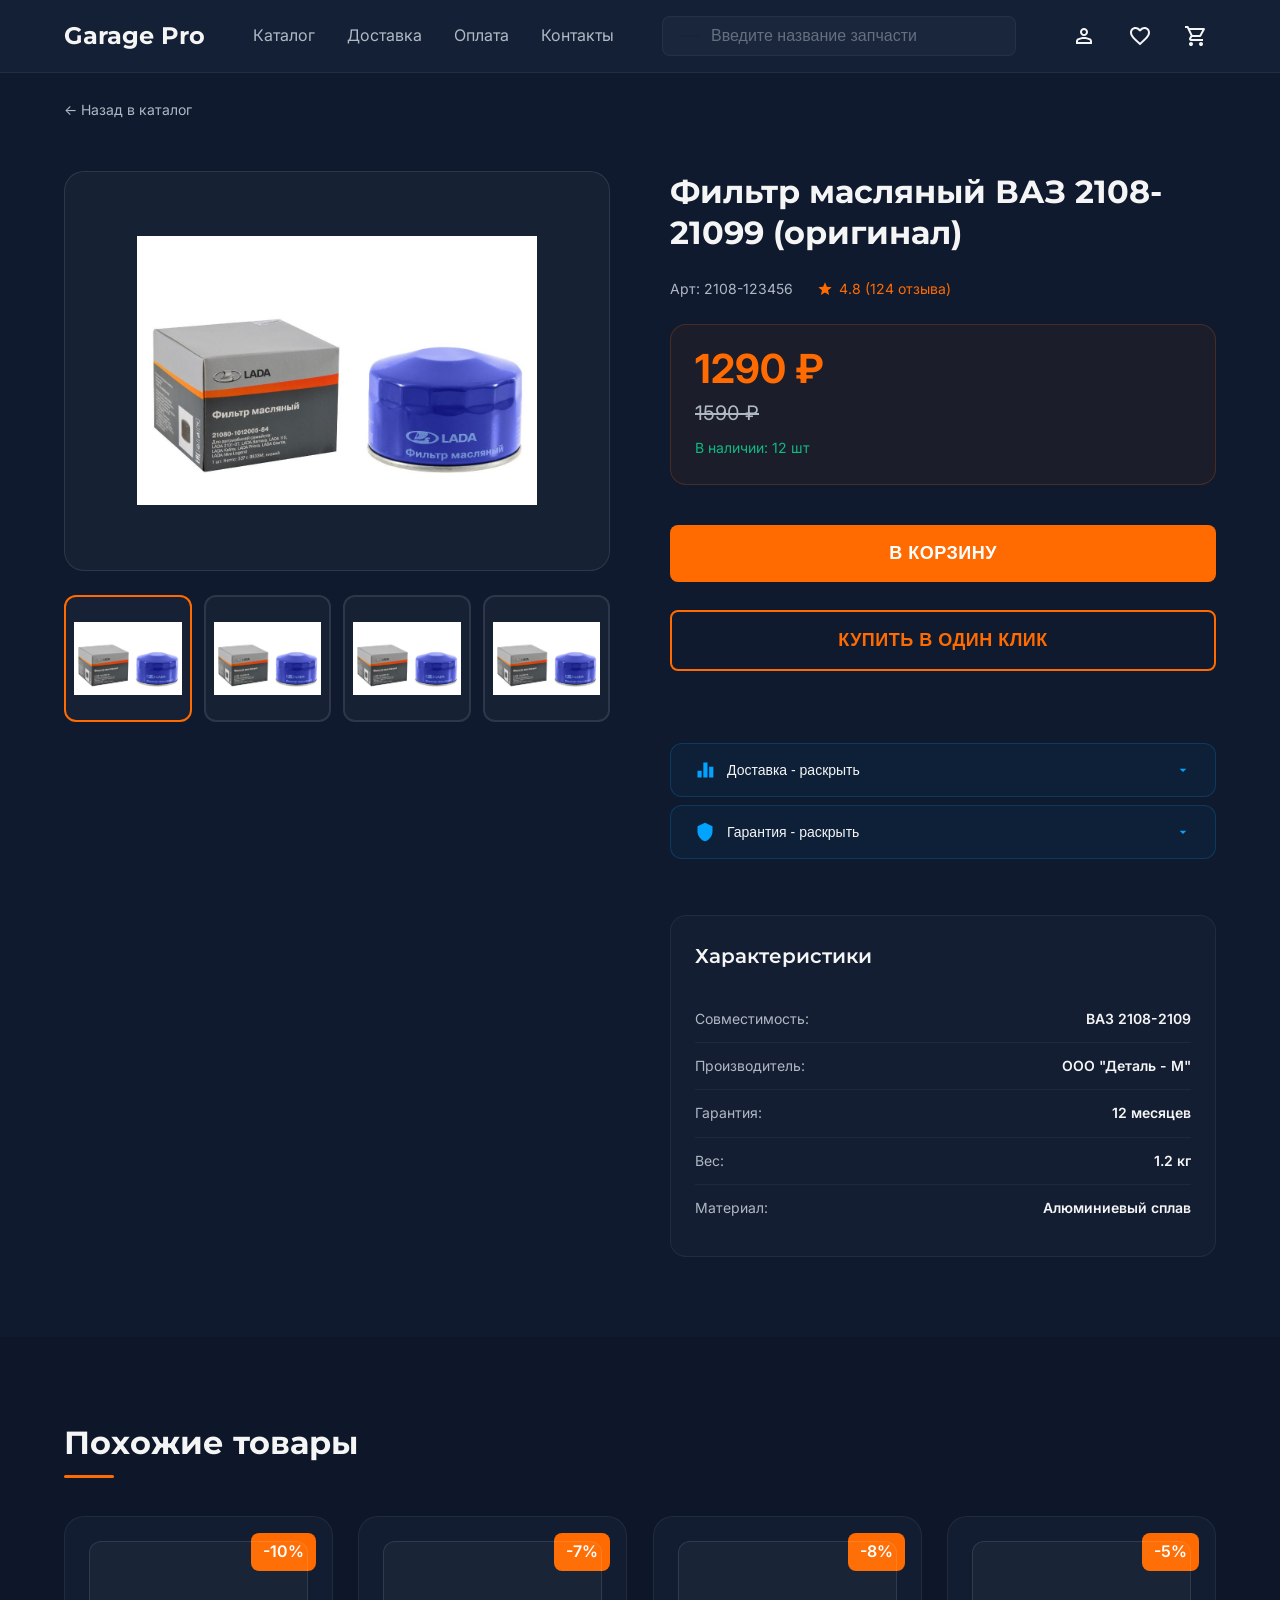
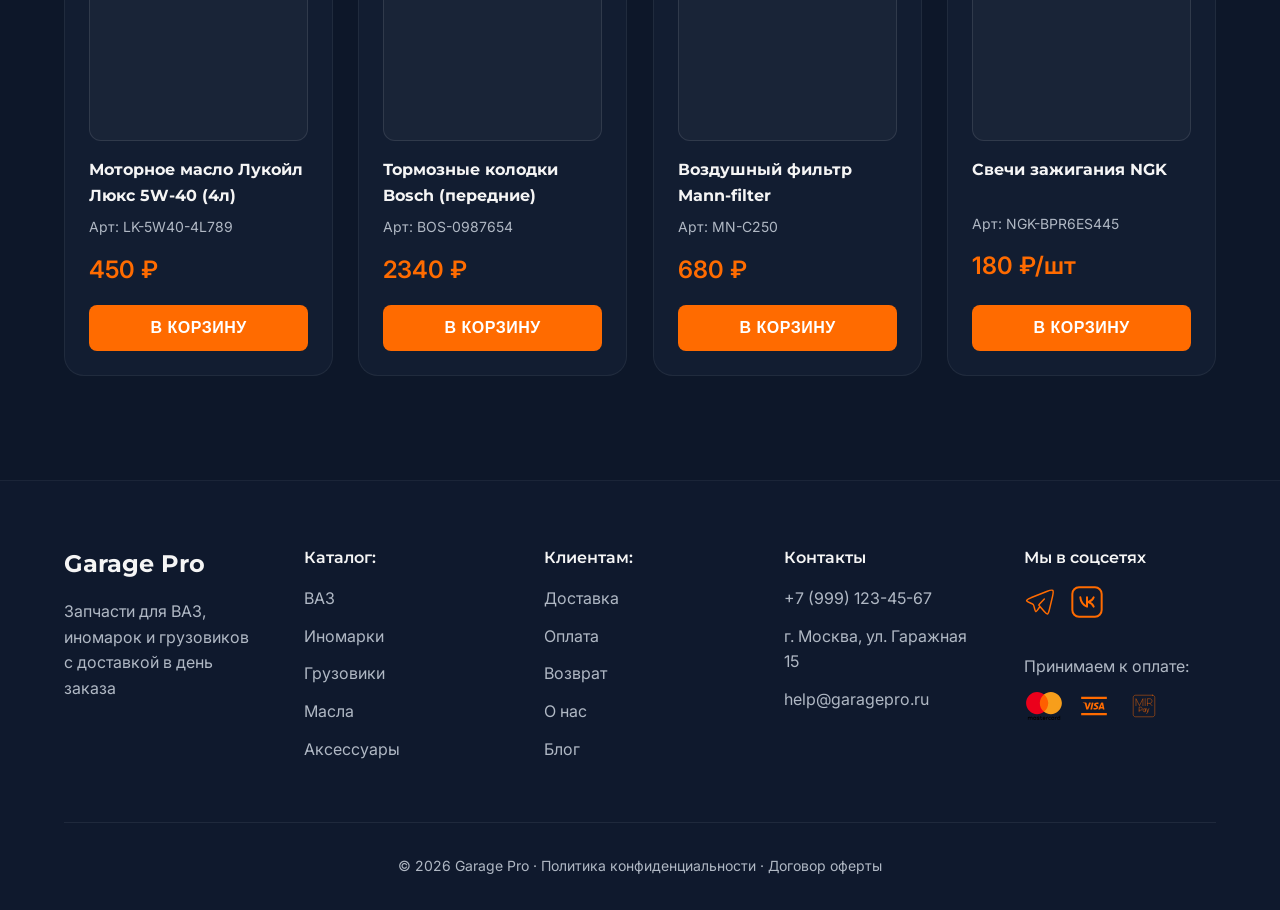
<file: product-filter.html>
﻿<!DOCTYPE html>
<html lang="ru">
<head>
    <meta charset="UTF-8">
    <meta name="viewport" content="width=device-width, initial-scale=1.0">
    <meta name="description" content="Фильтр масляный ВАЗ-2108 - купить в Garage Pro с доставкой">
    <meta property="og:title" content="Фильтр масляный ВАЗ-2108 - Garage Pro">
    <meta name="theme-color" content="#0F1A2E">
    <title>Фильтр масляный ВАЗ-2108 - Garage Pro</title>
    <link rel="icon" type="image/svg+xml" href="favicon.svg">
    <style>:root{--primary:#FF6B00;--bg-primary:#0F1A2E;--bg-card:rgba(22,33,54,.7);--text-primary:#F5F5F5;--text-secondary:#B0B8C4;--space-xs:8px;--space-sm:16px;--space-md:24px;--space-lg:48px;--radius-sm:8px;--radius-md:12px;--radius-xl:20px}*{margin:0;padding:0;box-sizing:border-box}body{font-family:-apple-system,BlinkMacSystemFont,'Segoe UI',sans-serif;background:var(--bg-primary);color:var(--text-primary);line-height:1.6;-webkit-font-smoothing:antialiased;-moz-osx-font-smoothing:grayscale;overflow-x:hidden}img{max-width:100%;height:auto;display:block}.container{max-width:1200px;margin:0 auto;padding:0 var(--space-md)}.header{background:rgba(22,33,54,.95);backdrop-filter:blur(10px);-webkit-backdrop-filter:blur(10px);padding:var(--space-sm) 0;border-bottom:1px solid rgba(255,255,255,.06);position:sticky;top:0;z-index:100}.header__content{display:flex;align-items:center;gap:var(--space-lg)}.header__logo{font-family:'Montserrat',sans-serif;font-size:24px;font-weight:700;color:var(--text-primary);text-decoration:none}.btn{padding:14px 32px;border:none;border-radius:var(--radius-sm);font-size:16px;font-weight:600;cursor:pointer;text-transform:uppercase;letter-spacing:.5px;touch-action:manipulation}.btn--primary{background:var(--primary);color:#FFF}</style>
    <link rel="preconnect" href="https://fonts.googleapis.com">
    <link rel="preconnect" href="https://fonts.gstatic.com" crossorigin>
    <link rel="preload" href="style.css" as="style">
    <link rel="preload" href="https://fonts.googleapis.com/css2?family=Montserrat:wght@600;700&family=Inter:wght@400;500;600&display=swap" as="style">
    <link href="https://fonts.googleapis.com/css2?family=Montserrat:wght@600;700&family=Inter:wght@400;500;600&display=swap" rel="stylesheet" media="print" onload="this.media='all'">
    <noscript><link href="https://fonts.googleapis.com/css2?family=Montserrat:wght@600;700&family=Inter:wght@400;500;600&display=swap" rel="stylesheet"></noscript>
    <link rel="stylesheet" href="style.css">
</head>
<body>
    <!-- Header -->
    <header class="header">
        <div class="container">
            <div class="header__content">
                <a href="index.html" class="header__logo">Garage Pro</a>
                <nav class="header__nav">
                    <a href="index.html#catalog">Каталог</a>
                    <a href="delivery.html">Доставка</a>
                    <a href="payment.html">Оплата</a>
                    <a href="contacts.html">Контакты</a>
                </nav>
                <form class="header__search" role="search">
                    <img src="icons/Input Search.svg" alt="" aria-hidden="true" width="20" height="20">
                    <input type="search" placeholder="Введите название запчасти" aria-label="Поиск запчастей">
                </form>
                <div class="header__icons">
                    <button class="icon-btn" aria-label="Профиль">
                        <img src="icons/material-symbols_person-outline.svg" alt="" width="24" height="24">
                    </button>
                    <button class="icon-btn" aria-label="Избранное">
                        <img src="icons/mdi_heart-outline.svg" alt="" width="24" height="24">
                    </button>
                    <button class="icon-btn" aria-label="Корзина">
                        <img src="icons/material-symbols_shopping-cart-outline.svg" alt="" width="24" height="24">
                    </button>
                    <button class="burger-btn" aria-label="Меню" aria-expanded="false">
                        <span></span>
                        <span></span>
                        <span></span>
                    </button>
                </div>
            </div>
        </div>
        <div class="mobile-menu">
            <nav class="mobile-nav">
                <a href="index.html#catalog">Каталог</a>
                <a href="delivery.html">Доставка</a>
                <a href="payment.html">Оплата</a>
                <a href="contacts.html">Контакты</a>
            </nav>
        </div>
    </header>

    <!-- Breadcrumbs -->
    <section class="breadcrumbs">
        <div class="container">
            <a href="index.html" class="breadcrumb-link">← Назад в каталог</a>
        </div>
    </section>

    <!-- Product Detail -->
    <section class="product-detail">
        <div class="container">
            <div class="product-detail__grid">
                <!-- Product Images -->
                <div class="product-images">
                    <div class="product-images__main">
                        <img src="Images/МАСЛЯННЫЙ ФИЛЬТР.jpg" alt="Фильтр масляный ВАЗ-2108" width="400" height="400">
                    </div>
                    <div class="product-images__thumbs">
                        <button class="thumb active">
                            <img src="Images/МАСЛЯННЫЙ ФИЛЬТР.jpg" alt="Вид 1" width="60" height="60">
                        </button>
                        <button class="thumb">
                            <img src="Images/МАСЛЯННЫЙ ФИЛЬТР.jpg" alt="Вид 2" width="60" height="60">
                        </button>
                        <button class="thumb">
                            <img src="Images/МАСЛЯННЫЙ ФИЛЬТР.jpg" alt="Вид 3" width="60" height="60">
                        </button>
                        <button class="thumb">
                            <img src="Images/МАСЛЯННЫЙ ФИЛЬТР.jpg" alt="Вид 4" width="60" height="60">
                        </button>
                    </div>
                </div>

                <!-- Product Info -->
                <div class="product-info">
                    <h1 class="product-info__title">Фильтр масляный ВАЗ 2108-21099 (оригинал)</h1>
                    
                    <div class="product-info__meta">
                        <span class="product-info__article">Арт: 2108-123456</span>
                        <div class="product-info__rating">
                            <svg width="16" height="16" viewBox="0 0 24 24" fill="currentColor">
                                <path d="M12 17.27L18.18 21l-1.64-7.03L22 9.24l-7.19-.61L12 2 9.19 8.63 2 9.24l5.46 4.73L5.82 21z"/>
                            </svg>
                            <span>4.8 (124 отзыва)</span>
                        </div>
                    </div>

                    <div class="product-info__price-block">
                        <div class="product-info__price">1290 ₽</div>
                        <div class="product-info__old-price">1590 ₽</div>
                        <div class="product-info__stock">В наличии: 12 шт</div>
                    </div>

                    <div class="product-info__actions">
                        <button class="btn btn--primary btn--large">В КОРЗИНУ</button>
                        <button class="btn btn--secondary btn--large">КУПИТЬ В ОДИН КЛИК</button>
                    </div>

                    <div class="product-info__features">
                        <button class="feature-toggle" type="button">
                            <svg width="20" height="20" viewBox="0 0 24 24" fill="none">
                                <path d="M3 13H8V21H3V13ZM10 3H15V21H10V3ZM17 8H22V21H17V8Z" fill="currentColor"/>
                            </svg>
                            <span>Доставка - раскрыть</span>
                            <svg class="arrow" width="16" height="16" viewBox="0 0 24 24" fill="currentColor">
                                <path d="M7 10L12 15L17 10H7Z"/>
                            </svg>
                        </button>
                        <div class="feature-content">
                            <p>• Доставка по Москве в день заказа</p>
                            <p>• Бесплатная доставка от 5 000 ₽</p>
                            <p>• Самовывоз через 15-30 минут</p>
                        </div>

                        <button class="feature-toggle" type="button">
                            <svg width="20" height="20" viewBox="0 0 24 24" fill="none">
                                <path d="M12 1L3 5V11C3 16.55 6.84 21.74 12 23C17.16 21.74 21 16.55 21 11V5L12 1Z" fill="currentColor"/>
                            </svg>
                            <span>Гарантия - раскрыть</span>
                            <svg class="arrow" width="16" height="16" viewBox="0 0 24 24" fill="currentColor">
                                <path d="M7 10L12 15L17 10H7Z"/>
                            </svg>
                        </button>
                        <div class="feature-content">
                            <p>• Гарантия производителя 12 месяцев</p>
                            <p>• Возврат в течение 14 дней</p>
                            <p>• Проверка при получении</p>
                        </div>
                    </div>

                    <div class="product-specs">
                        <h3 class="product-specs__title">Характеристики</h3>
                        <div class="spec-item">
                            <span class="spec-label">Совместимость:</span>
                            <span class="spec-value">ВАЗ 2108-2109</span>
                        </div>
                        <div class="spec-item">
                            <span class="spec-label">Производитель:</span>
                            <span class="spec-value">ООО "Деталь - М"</span>
                        </div>
                        <div class="spec-item">
                            <span class="spec-label">Гарантия:</span>
                            <span class="spec-value">12 месяцев</span>
                        </div>
                        <div class="spec-item">
                            <span class="spec-label">Вес:</span>
                            <span class="spec-value">1.2 кг</span>
                        </div>
                        <div class="spec-item">
                            <span class="spec-label">Материал:</span>
                            <span class="spec-value">Алюминиевый сплав</span>
                        </div>
                    </div>
                </div>
            </div>
        </div>
    </section>

    <!-- Similar Products -->
    <section class="similar-products">
        <div class="container">
            <h2 class="section__title">Похожие товары</h2>
            <div class="products__grid">
                <article class="product__card">
                    <span class="product__badge">-10%</span>
                    <img src="Images/масло.jpg" alt="Моторное масло" loading="lazy" width="280" height="200">
                    <h3 class="product__name">Моторное масло Лукойл Люкс 5W-40 (4л)</h3>
                    <p class="product__article">Арт: LK-5W40-4L789</p>
                    <p class="product__price">450 ₽</p>
                    <button class="btn btn--primary" type="button">В КОРЗИНУ</button>
                </article>

                <article class="product__card">
                    <span class="product__badge">-7%</span>
                    <img src="Images/колодки.jpg" alt="Тормозные колодки" loading="lazy" width="280" height="200">
                    <h3 class="product__name">Тормозные колодки Bosch (передние)</h3>
                    <p class="product__article">Арт: BOS-0987654</p>
                    <p class="product__price">2340 ₽</p>
                    <button class="btn btn--primary" type="button">В КОРЗИНУ</button>
                </article>

                <article class="product__card">
                    <span class="product__badge">-8%</span>
                    <img src="Images/воздушный фильтр.jpeg" alt="Воздушный фильтр" loading="lazy" width="280" height="200">
                    <h3 class="product__name">Воздушный фильтр Mann-filter</h3>
                    <p class="product__article">Арт: MN-C250</p>
                    <p class="product__price">680 ₽</p>
                    <button class="btn btn--primary" type="button">В КОРЗИНУ</button>
                </article>

                <article class="product__card">
                    <span class="product__badge">-5%</span>
                    <img src="Images/свеча.jpg" alt="Свечи зажигания" loading="lazy" width="280" height="200">
                    <h3 class="product__name">Свечи зажигания NGK</h3>
                    <p class="product__article">Арт: NGK-BPR6ES445</p>
                    <p class="product__price">180 ₽/шт</p>
                    <button class="btn btn--primary" type="button">В КОРЗИНУ</button>
                </article>
            </div>
        </div>
    </section>

    <!-- Footer -->
    <footer class="footer">
        <div class="container">
            <div class="footer__content">
                <div class="footer__col">
                    <h3>Garage Pro</h3>
                    <p>Запчасти для ВАЗ, иномарок и грузовиков с доставкой в день заказа</p>
                </div>
                
                <div class="footer__col">
                    <h4>Каталог:</h4>
                    <a href="index.html#catalog">ВАЗ</a>
                    <a href="index.html#catalog">Иномарки</a>
                    <a href="index.html#catalog">Грузовики</a>
                    <a href="index.html#catalog">Масла</a>
                    <a href="index.html#catalog">Аксессуары</a>
                </div>
                
                <div class="footer__col">
                    <h4>Клиентам:</h4>
                    <a href="delivery.html">Доставка</a>
                    <a href="payment.html">Оплата</a>
                    <a href="#">Возврат</a>
                    <a href="contacts.html">О нас</a>
                    <a href="#">Блог</a>
                </div>
                
                <div class="footer__col">
                    <h4>Контакты</h4>
                    <p><a href="tel:+79991234567" class="footer__contact">+7 (999) 123-45-67</a></p>
                    <p>г. Москва, ул. Гаражная 15</p>
                    <p><a href="mailto:help@garagepro.ru" class="footer__contact">help@garagepro.ru</a></p>
                </div>
                
                <div class="footer__col">
                    <h4>Мы в соцсетях</h4>
                    <div class="footer__social">
                        <a href="#" aria-label="Telegram">
                            <img src="icons/hugeicons_telegram.svg" alt="">
                        </a>
                        <a href="#" aria-label="VK">
                            <img src="icons/meteor-icons_vk.svg" alt="">
                        </a>
                    </div>
                    <p>Принимаем к оплате:</p>
                    <div class="footer__payment">
                        <img src="icons/logos_mastercard.svg" alt="Mastercard">
                        <img src="icons/ri_visa-fill.svg" alt="Visa">
                        <img src="icons/arcticons_mir-pay.svg" alt="Mir">
                    </div>
                </div>
            </div>
            
            <div class="footer__bottom">
                <p>© 2026 Garage Pro · Политика конфиденциальности · Договор оферты</p>
            </div>
        </div>
    </footer>

    <script src="js/main.js" defer></script>
</body>
</html>
</file>
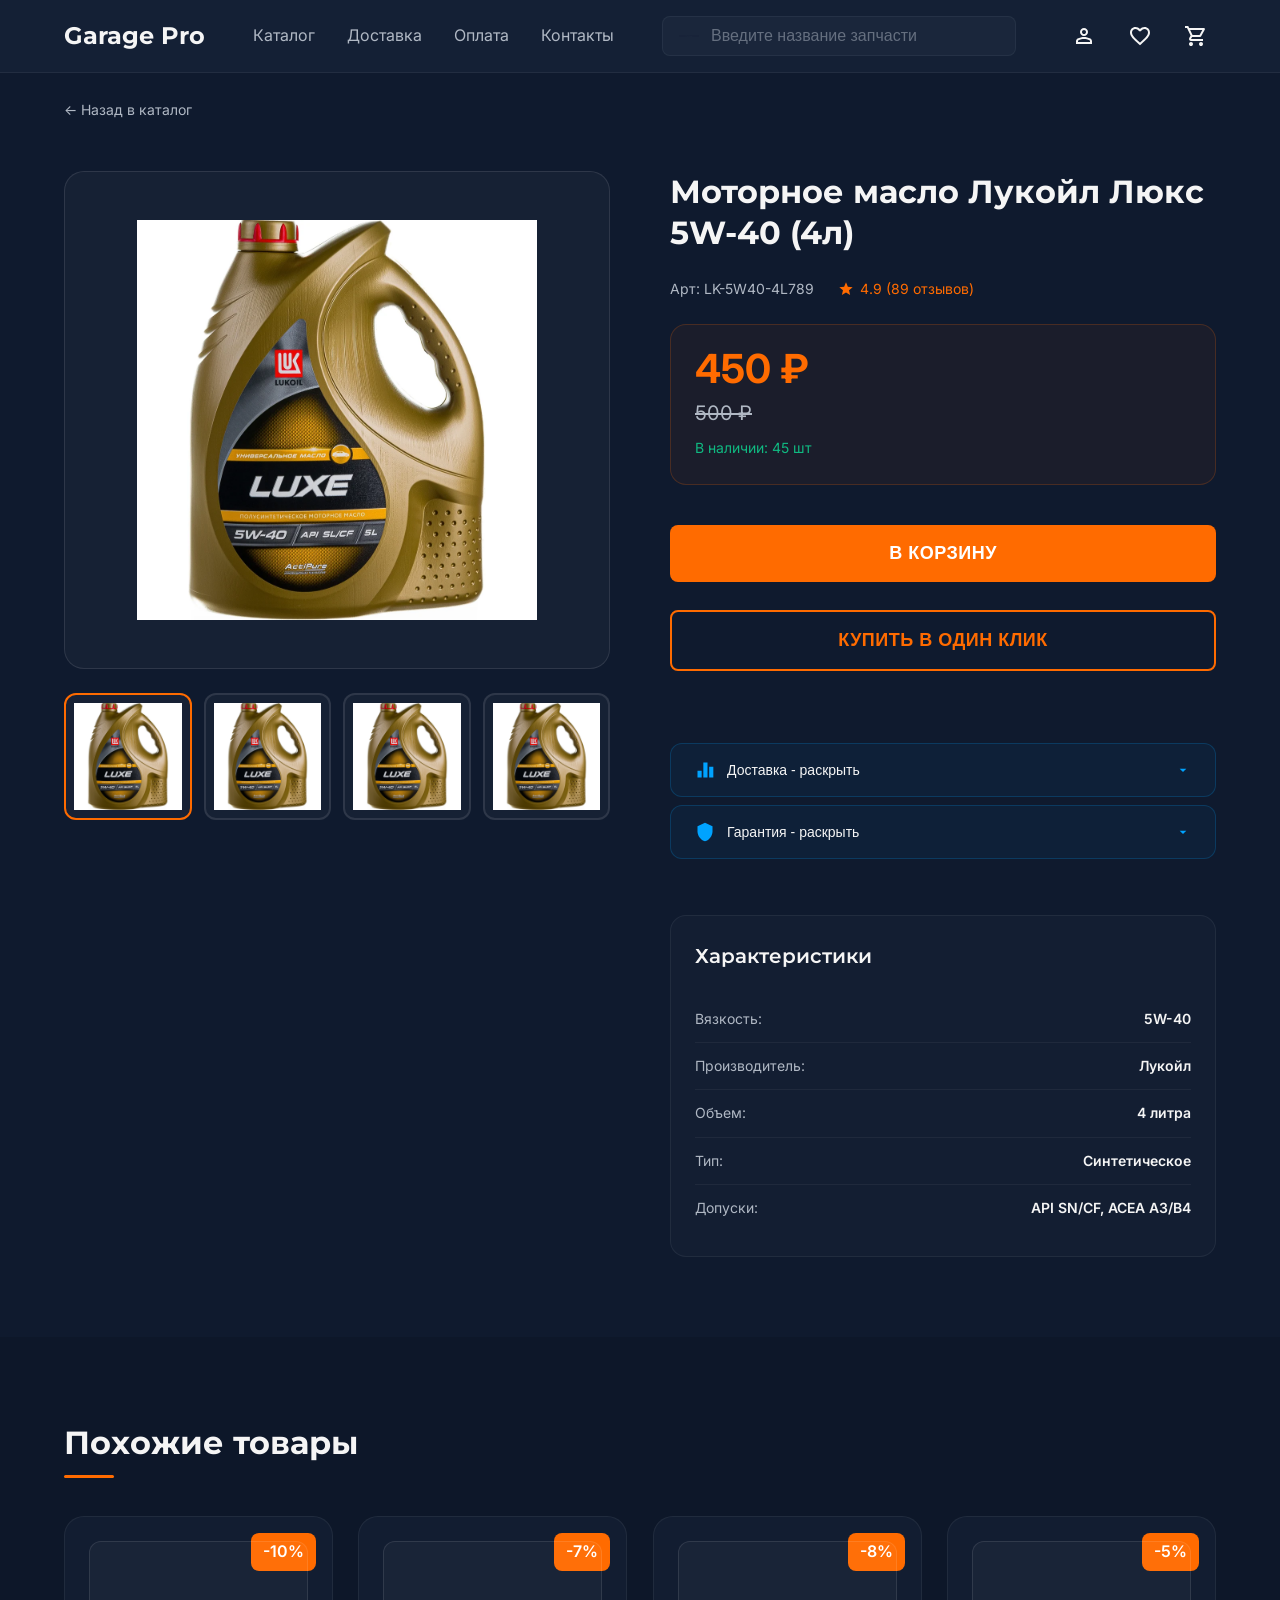
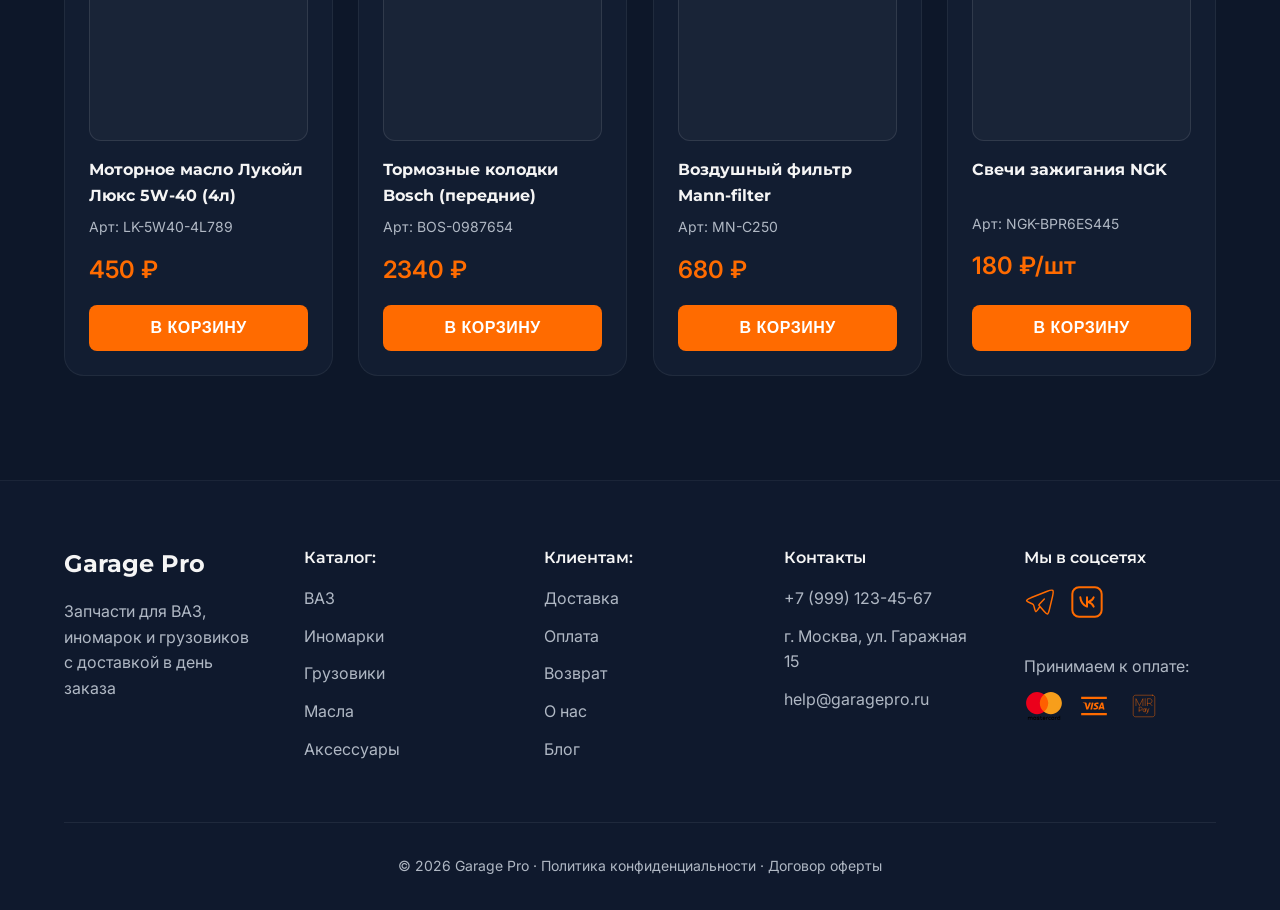
<file: product-oil.html>
<!DOCTYPE html>
<html lang="ru">
<head>
    <meta charset="UTF-8">
    <meta name="viewport" content="width=device-width, initial-scale=1.0">
    <meta name="description" content="Моторное масло Лукойл Люкс 5W-40 (4л) - купить в Garage Pro с доставкой">
    <meta property="og:title" content="Моторное масло Лукойл Люкс 5W-40 - Garage Pro">
    <meta name="theme-color" content="#0F1A2E">
    <title>Моторное масло Лукойл Люкс 5W-40 - Garage Pro</title>
    <link rel="icon" type="image/svg+xml" href="favicon.svg">
    <!-- Critical CSS inline для первого экрана -->
    <style>:root{--primary:#FF6B00;--bg-primary:#0F1A2E;--bg-card:rgba(22,33,54,.7);--text-primary:#F5F5F5;--text-secondary:#B0B8C4;--space-xs:8px;--space-sm:16px;--space-md:24px;--space-lg:48px;--radius-sm:8px;--radius-md:12px;--radius-xl:20px}*{margin:0;padding:0;box-sizing:border-box}body{font-family:-apple-system,BlinkMacSystemFont,'Segoe UI',sans-serif;background:var(--bg-primary);color:var(--text-primary);line-height:1.6;-webkit-font-smoothing:antialiased;-moz-osx-font-smoothing:grayscale;overflow-x:hidden}img{max-width:100%;height:auto;display:block}.container{max-width:1200px;margin:0 auto;padding:0 var(--space-md)}.header{background:rgba(22,33,54,.95);backdrop-filter:blur(10px);-webkit-backdrop-filter:blur(10px);padding:var(--space-sm) 0;border-bottom:1px solid rgba(255,255,255,.06);position:sticky;top:0;z-index:100}.header__content{display:flex;align-items:center;gap:var(--space-lg)}.header__logo{font-family:'Montserrat',sans-serif;font-size:24px;font-weight:700;color:var(--text-primary);text-decoration:none}.btn{padding:14px 32px;border:none;border-radius:var(--radius-sm);font-size:16px;font-weight:600;cursor:pointer;text-transform:uppercase;letter-spacing:.5px;touch-action:manipulation}.btn--primary{background:var(--primary);color:#FFF}</style>
    <link rel="preconnect" href="https://fonts.googleapis.com">
    <link rel="preconnect" href="https://fonts.gstatic.com" crossorigin>
    <link rel="preload" href="style.css" as="style">
    <link rel="preload" href="https://fonts.googleapis.com/css2?family=Montserrat:wght@600;700&family=Inter:wght@400;500;600&display=swap" as="style">
    <link href="https://fonts.googleapis.com/css2?family=Montserrat:wght@600;700&family=Inter:wght@400;500;600&display=swap" rel="stylesheet" media="print" onload="this.media='all'">
    <noscript><link href="https://fonts.googleapis.com/css2?family=Montserrat:wght@600;700&family=Inter:wght@400;500;600&display=swap" rel="stylesheet"></noscript>
    <link rel="stylesheet" href="style.css">
</head>
<body>
    <!-- Header -->
    <header class="header">
        <div class="container">
            <div class="header__content">
                <a href="index.html" class="header__logo">Garage Pro</a>
                <nav class="header__nav">
                    <a href="index.html#catalog">Каталог</a>
                    <a href="delivery.html">Доставка</a>
                    <a href="payment.html">Оплата</a>
                    <a href="contacts.html">Контакты</a>
                </nav>
                <form class="header__search" role="search">
                    <img src="icons/Input Search.svg" alt="" aria-hidden="true" width="20" height="20">
                    <input type="search" placeholder="Введите название запчасти" aria-label="Поиск запчастей">
                </form>
                <div class="header__icons">
                    <button class="icon-btn" aria-label="Профиль">
                        <img src="icons/material-symbols_person-outline.svg" alt="" width="24" height="24">
                    </button>
                    <button class="icon-btn" aria-label="Избранное">
                        <img src="icons/mdi_heart-outline.svg" alt="" width="24" height="24">
                    </button>
                    <button class="icon-btn" aria-label="Корзина">
                        <img src="icons/material-symbols_shopping-cart-outline.svg" alt="" width="24" height="24">
                    </button>
                    <button class="burger-btn" aria-label="Меню" aria-expanded="false">
                        <span></span>
                        <span></span>
                        <span></span>
                    </button>
                </div>
            </div>
        </div>
        <div class="mobile-menu">
            <nav class="mobile-nav">
                <a href="index.html#catalog">Каталог</a>
                <a href="delivery.html">Доставка</a>
                <a href="payment.html">Оплата</a>
                <a href="contacts.html">Контакты</a>
            </nav>
        </div>
    </header>

    <!-- Breadcrumbs -->
    <section class="breadcrumbs">
        <div class="container">
            <a href="index.html" class="breadcrumb-link">← Назад в каталог</a>
        </div>
    </section>

    <!-- Product Detail -->
    <section class="product-detail">
        <div class="container">
            <div class="product-detail__grid">
                <!-- Product Images -->
                <div class="product-images">
                    <div class="product-images__main">
                        <img src="Images/масло.jpg" alt="Моторное масло Лукойл Люкс 5W-40" width="400" height="400">
                    </div>
                    <div class="product-images__thumbs">
                        <button class="thumb active">
                            <img src="Images/масло.jpg" alt="Вид 1" width="60" height="60">
                        </button>
                        <button class="thumb">
                            <img src="Images/масло.jpg" alt="Вид 2" width="60" height="60">
                        </button>
                        <button class="thumb">
                            <img src="Images/масло.jpg" alt="Вид 3" width="60" height="60">
                        </button>
                        <button class="thumb">
                            <img src="Images/масло.jpg" alt="Вид 4" width="60" height="60">
                        </button>
                    </div>
                </div>

                <!-- Product Info -->
                <div class="product-info">
                    <h1 class="product-info__title">Моторное масло Лукойл Люкс 5W-40 (4л)</h1>
                    
                    <div class="product-info__meta">
                        <span class="product-info__article">Арт: LK-5W40-4L789</span>
                        <div class="product-info__rating">
                            <svg width="16" height="16" viewBox="0 0 24 24" fill="currentColor">
                                <path d="M12 17.27L18.18 21l-1.64-7.03L22 9.24l-7.19-.61L12 2 9.19 8.63 2 9.24l5.46 4.73L5.82 21z"/>
                            </svg>
                            <span>4.9 (89 отзывов)</span>
                        </div>
                    </div>

                    <div class="product-info__price-block">
                        <div class="product-info__price">450 ₽</div>
                        <div class="product-info__old-price">500 ₽</div>
                        <div class="product-info__stock">В наличии: 45 шт</div>
                    </div>

                    <div class="product-info__actions">
                        <button class="btn btn--primary btn--large">В КОРЗИНУ</button>
                        <button class="btn btn--secondary btn--large">КУПИТЬ В ОДИН КЛИК</button>
                    </div>

                    <div class="product-info__features">
                        <button class="feature-toggle" type="button">
                            <svg width="20" height="20" viewBox="0 0 24 24" fill="none">
                                <path d="M3 13H8V21H3V13ZM10 3H15V21H10V3ZM17 8H22V21H17V8Z" fill="currentColor"/>
                            </svg>
                            <span>Доставка - раскрыть</span>
                            <svg class="arrow" width="16" height="16" viewBox="0 0 24 24" fill="currentColor">
                                <path d="M7 10L12 15L17 10H7Z"/>
                            </svg>
                        </button>
                        <div class="feature-content">
                            <p>• Доставка по Москве в день заказа</p>
                            <p>• Бесплатная доставка от 5 000 ₽</p>
                            <p>• Самовывоз через 15-30 минут</p>
                        </div>

                        <button class="feature-toggle" type="button">
                            <svg width="20" height="20" viewBox="0 0 24 24" fill="none">
                                <path d="M12 1L3 5V11C3 16.55 6.84 21.74 12 23C17.16 21.74 21 16.55 21 11V5L12 1Z" fill="currentColor"/>
                            </svg>
                            <span>Гарантия - раскрыть</span>
                            <svg class="arrow" width="16" height="16" viewBox="0 0 24 24" fill="currentColor">
                                <path d="M7 10L12 15L17 10H7Z"/>
                            </svg>
                        </button>
                        <div class="feature-content">
                            <p>• Гарантия производителя 12 месяцев</p>
                            <p>• Возврат в течение 14 дней</p>
                            <p>• Проверка при получении</p>
                        </div>
                    </div>

                    <div class="product-specs">
                        <h3 class="product-specs__title">Характеристики</h3>
                        <div class="spec-item">
                            <span class="spec-label">Вязкость:</span>
                            <span class="spec-value">5W-40</span>
                        </div>
                        <div class="spec-item">
                            <span class="spec-label">Производитель:</span>
                            <span class="spec-value">Лукойл</span>
                        </div>
                        <div class="spec-item">
                            <span class="spec-label">Объем:</span>
                            <span class="spec-value">4 литра</span>
                        </div>
                        <div class="spec-item">
                            <span class="spec-label">Тип:</span>
                            <span class="spec-value">Синтетическое</span>
                        </div>
                        <div class="spec-item">
                            <span class="spec-label">Допуски:</span>
                            <span class="spec-value">API SN/CF, ACEA A3/B4</span>
                        </div>
                    </div>
                </div>
            </div>
        </div>
    </section>

    <!-- Similar Products -->
    <section class="similar-products">
        <div class="container">
            <h2 class="section__title">Похожие товары</h2>
            <div class="products__grid">
                <article class="product__card">
                    <span class="product__badge">-10%</span>
                    <img src="Images/масло.jpg" alt="Моторное масло" loading="lazy" width="280" height="200">
                    <h3 class="product__name">Моторное масло Лукойл Люкс 5W-40 (4л)</h3>
                    <p class="product__article">Арт: LK-5W40-4L789</p>
                    <p class="product__price">450 ₽</p>
                    <button class="btn btn--primary" type="button">В КОРЗИНУ</button>
                </article>

                <article class="product__card">
                    <span class="product__badge">-7%</span>
                    <img src="Images/колодки.jpg" alt="Тормозные колодки" loading="lazy" width="280" height="200">
                    <h3 class="product__name">Тормозные колодки Bosch (передние)</h3>
                    <p class="product__article">Арт: BOS-0987654</p>
                    <p class="product__price">2340 ₽</p>
                    <button class="btn btn--primary" type="button">В КОРЗИНУ</button>
                </article>

                <article class="product__card">
                    <span class="product__badge">-8%</span>
                    <img src="Images/воздушный фильтр.jpeg" alt="Воздушный фильтр" loading="lazy" width="280" height="200">
                    <h3 class="product__name">Воздушный фильтр Mann-filter</h3>
                    <p class="product__article">Арт: MN-C250</p>
                    <p class="product__price">680 ₽</p>
                    <button class="btn btn--primary" type="button">В КОРЗИНУ</button>
                </article>

                <article class="product__card">
                    <span class="product__badge">-5%</span>
                    <img src="Images/свеча.jpg" alt="Свечи зажигания" loading="lazy" width="280" height="200">
                    <h3 class="product__name">Свечи зажигания NGK</h3>
                    <p class="product__article">Арт: NGK-BPR6ES445</p>
                    <p class="product__price">180 ₽/шт</p>
                    <button class="btn btn--primary" type="button">В КОРЗИНУ</button>
                </article>
            </div>
        </div>
    </section>

    <!-- Footer -->
    <footer class="footer">
        <div class="container">
            <div class="footer__content">
                <div class="footer__col">
                    <h3>Garage Pro</h3>
                    <p>Запчасти для ВАЗ, иномарок и грузовиков с доставкой в день заказа</p>
                </div>
                
                <div class="footer__col">
                    <h4>Каталог:</h4>
                    <a href="index.html#catalog">ВАЗ</a>
                    <a href="index.html#catalog">Иномарки</a>
                    <a href="index.html#catalog">Грузовики</a>
                    <a href="index.html#catalog">Масла</a>
                    <a href="index.html#catalog">Аксессуары</a>
                </div>
                
                <div class="footer__col">
                    <h4>Клиентам:</h4>
                    <a href="delivery.html">Доставка</a>
                    <a href="payment.html">Оплата</a>
                    <a href="#">Возврат</a>
                    <a href="contacts.html">О нас</a>
                    <a href="#">Блог</a>
                </div>
                
                <div class="footer__col">
                    <h4>Контакты</h4>
                    <p><a href="tel:+79991234567" class="footer__contact">+7 (999) 123-45-67</a></p>
                    <p>г. Москва, ул. Гаражная 15</p>
                    <p><a href="mailto:help@garagepro.ru" class="footer__contact">help@garagepro.ru</a></p>
                </div>
                
                <div class="footer__col">
                    <h4>Мы в соцсетях</h4>
                    <div class="footer__social">
                        <a href="#" aria-label="Telegram">
                            <img src="icons/hugeicons_telegram.svg" alt="">
                        </a>
                        <a href="#" aria-label="VK">
                            <img src="icons/meteor-icons_vk.svg" alt="">
                        </a>
                    </div>
                    <p>Принимаем к оплате:</p>
                    <div class="footer__payment">
                        <img src="icons/logos_mastercard.svg" alt="Mastercard">
                        <img src="icons/ri_visa-fill.svg" alt="Visa">
                        <img src="icons/arcticons_mir-pay.svg" alt="Mir">
                    </div>
                </div>
            </div>
            
            <div class="footer__bottom">
                <p>© 2026 Garage Pro · Политика конфиденциальности · Договор оферты</p>
            </div>
        </div>
    </footer>

    <script src="js/main.js" defer></script>
</body>
</html>
</file>
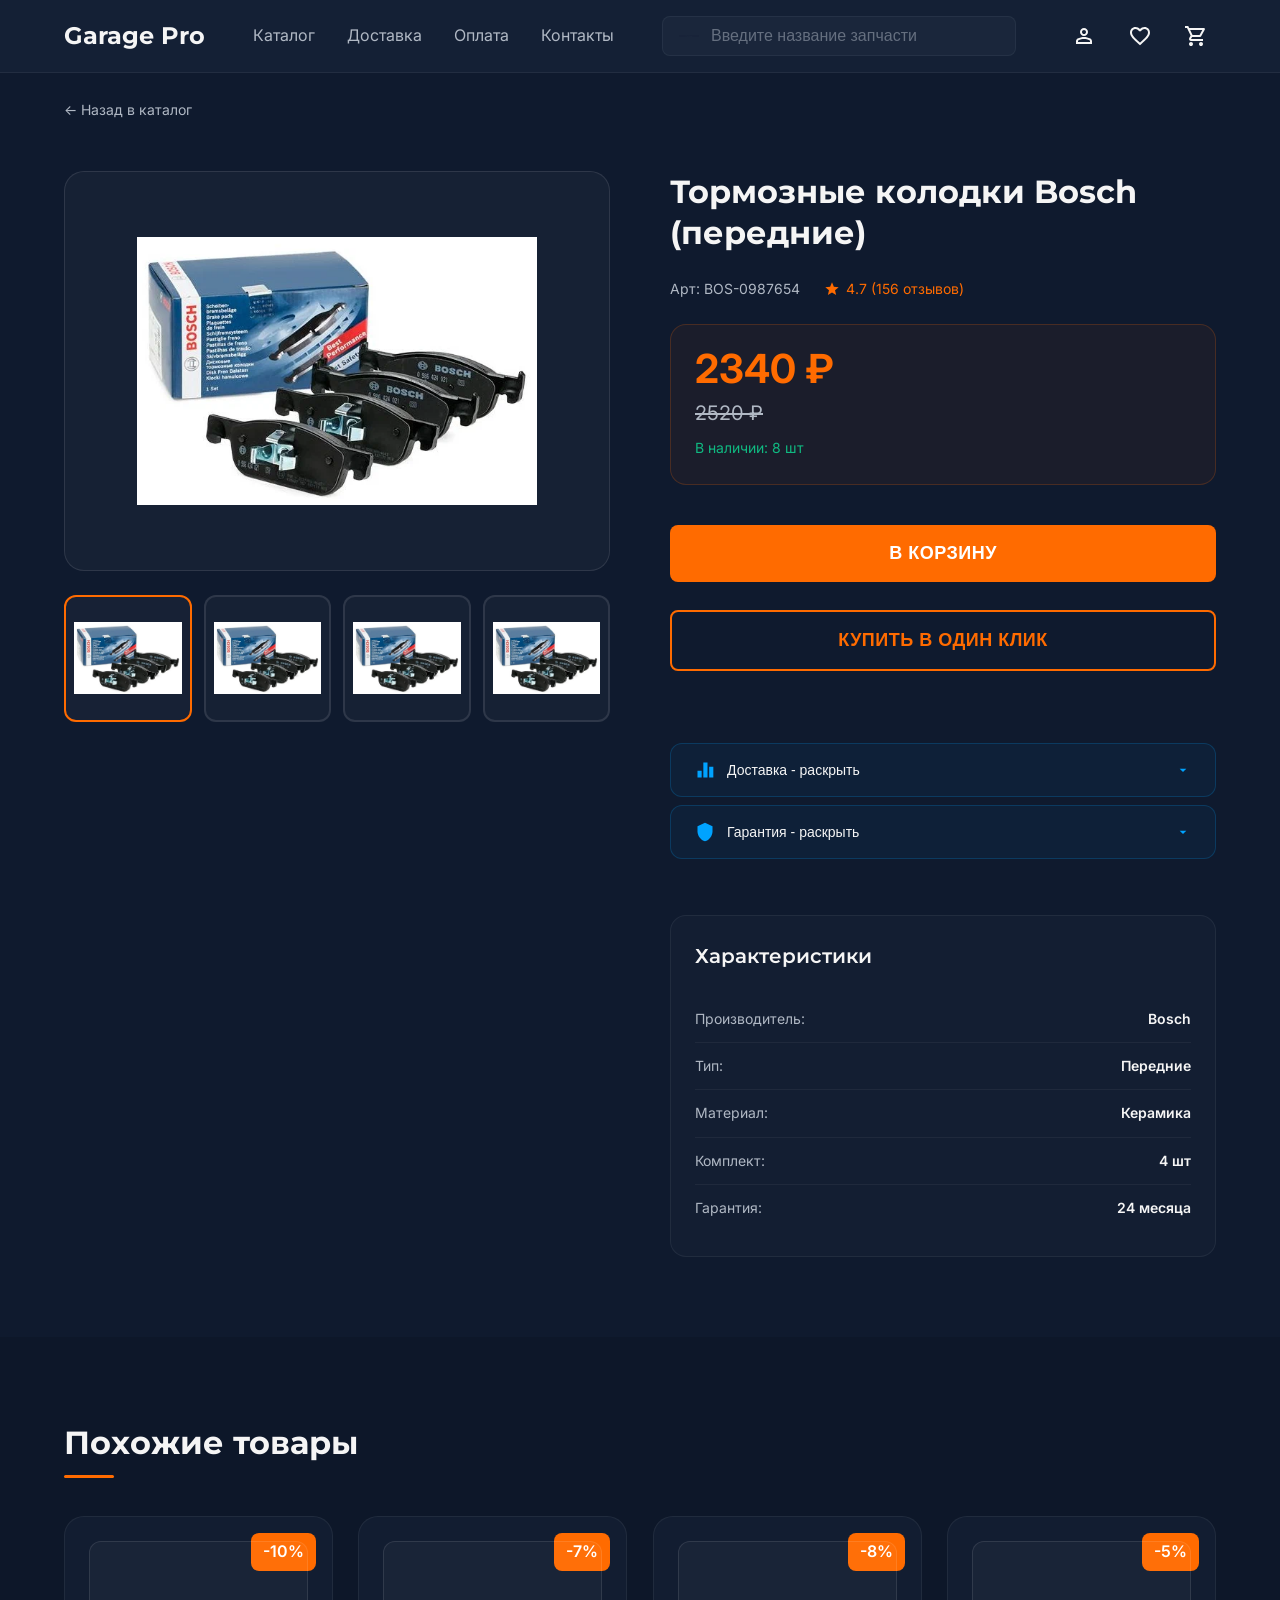
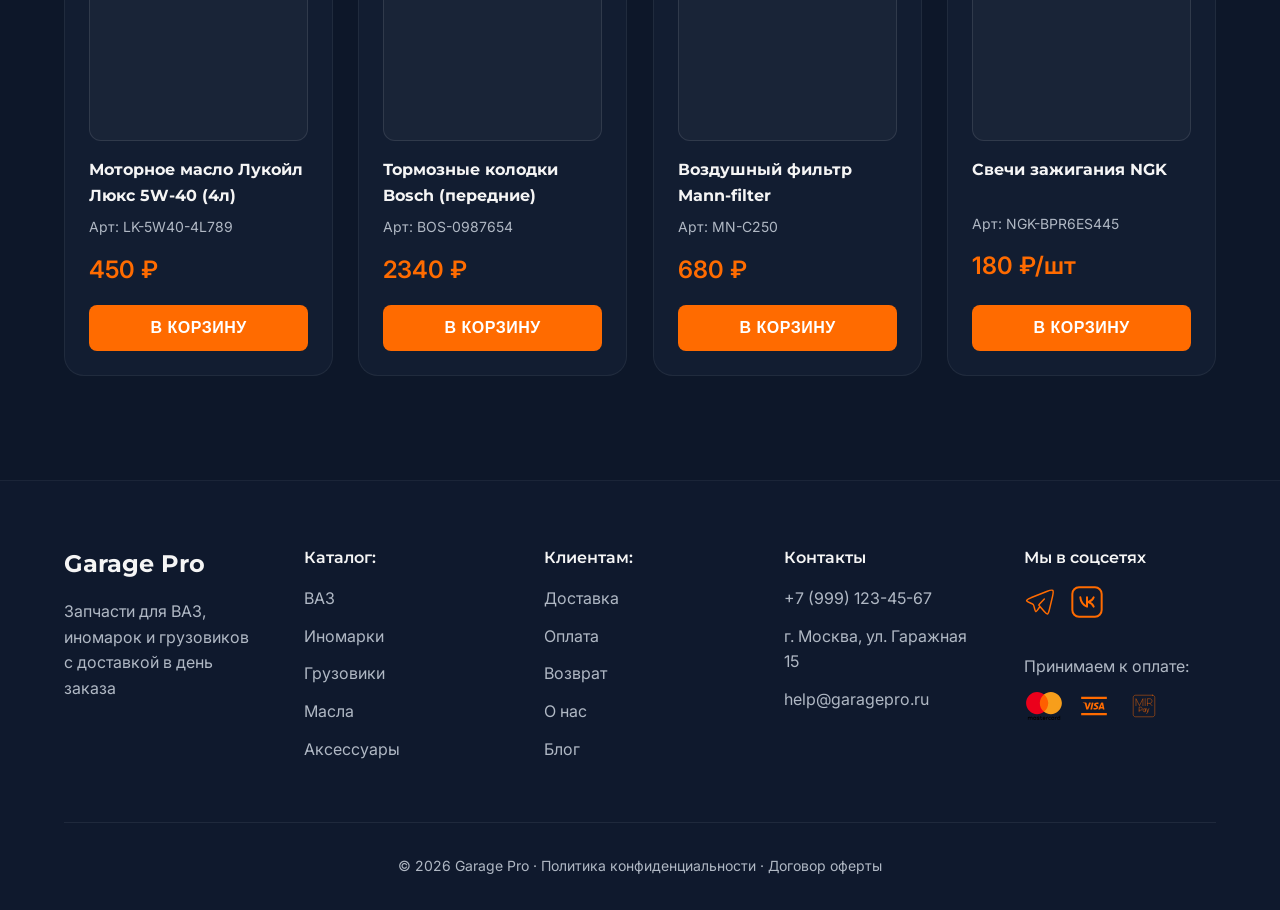
<file: product-pads.html>
﻿<!DOCTYPE html>
<html lang="ru">
<head>
    <meta charset="UTF-8">
    <meta name="viewport" content="width=device-width, initial-scale=1.0">
    <meta name="description" content="Тормозные колодки Bosch (передние) - купить в Garage Pro с доставкой">
    <meta property="og:title" content="Тормозные колодки Bosch - Garage Pro">
    <meta name="theme-color" content="#0F1A2E">
    <title>Тормозные колодки Bosch - Garage Pro</title>
    <link rel="icon" type="image/svg+xml" href="favicon.svg">
    <style>:root{--primary:#FF6B00;--bg-primary:#0F1A2E;--bg-card:rgba(22,33,54,.7);--text-primary:#F5F5F5;--text-secondary:#B0B8C4;--space-xs:8px;--space-sm:16px;--space-md:24px;--space-lg:48px;--radius-sm:8px;--radius-md:12px;--radius-xl:20px}*{margin:0;padding:0;box-sizing:border-box}body{font-family:-apple-system,BlinkMacSystemFont,'Segoe UI',sans-serif;background:var(--bg-primary);color:var(--text-primary);line-height:1.6;-webkit-font-smoothing:antialiased;-moz-osx-font-smoothing:grayscale;overflow-x:hidden}img{max-width:100%;height:auto;display:block}.container{max-width:1200px;margin:0 auto;padding:0 var(--space-md)}.header{background:rgba(22,33,54,.95);backdrop-filter:blur(10px);-webkit-backdrop-filter:blur(10px);padding:var(--space-sm) 0;border-bottom:1px solid rgba(255,255,255,.06);position:sticky;top:0;z-index:100}.header__content{display:flex;align-items:center;gap:var(--space-lg)}.header__logo{font-family:'Montserrat',sans-serif;font-size:24px;font-weight:700;color:var(--text-primary);text-decoration:none}.btn{padding:14px 32px;border:none;border-radius:var(--radius-sm);font-size:16px;font-weight:600;cursor:pointer;text-transform:uppercase;letter-spacing:.5px;touch-action:manipulation}.btn--primary{background:var(--primary);color:#FFF}</style>
    <link rel="preconnect" href="https://fonts.googleapis.com">
    <link rel="preconnect" href="https://fonts.gstatic.com" crossorigin>
    <link rel="preload" href="style.css" as="style">
    <link rel="preload" href="https://fonts.googleapis.com/css2?family=Montserrat:wght@600;700&family=Inter:wght@400;500;600&display=swap" as="style">
    <link href="https://fonts.googleapis.com/css2?family=Montserrat:wght@600;700&family=Inter:wght@400;500;600&display=swap" rel="stylesheet" media="print" onload="this.media='all'">
    <noscript><link href="https://fonts.googleapis.com/css2?family=Montserrat:wght@600;700&family=Inter:wght@400;500;600&display=swap" rel="stylesheet"></noscript>
    <link rel="stylesheet" href="style.css">
</head>
<body>
    <!-- Header -->
    <header class="header">
        <div class="container">
            <div class="header__content">
                <a href="index.html" class="header__logo">Garage Pro</a>
                <nav class="header__nav">
                    <a href="index.html#catalog">Каталог</a>
                    <a href="delivery.html">Доставка</a>
                    <a href="payment.html">Оплата</a>
                    <a href="contacts.html">Контакты</a>
                </nav>
                <form class="header__search" role="search">
                    <img src="icons/Input Search.svg" alt="" aria-hidden="true" width="20" height="20">
                    <input type="search" placeholder="Введите название запчасти" aria-label="Поиск запчастей">
                </form>
                <div class="header__icons">
                    <button class="icon-btn" aria-label="Профиль">
                        <img src="icons/material-symbols_person-outline.svg" alt="" width="24" height="24">
                    </button>
                    <button class="icon-btn" aria-label="Избранное">
                        <img src="icons/mdi_heart-outline.svg" alt="" width="24" height="24">
                    </button>
                    <button class="icon-btn" aria-label="Корзина">
                        <img src="icons/material-symbols_shopping-cart-outline.svg" alt="" width="24" height="24">
                    </button>
                    <button class="burger-btn" aria-label="Меню" aria-expanded="false">
                        <span></span>
                        <span></span>
                        <span></span>
                    </button>
                </div>
            </div>
        </div>
        <div class="mobile-menu">
            <nav class="mobile-nav">
                <a href="index.html#catalog">Каталог</a>
                <a href="delivery.html">Доставка</a>
                <a href="payment.html">Оплата</a>
                <a href="contacts.html">Контакты</a>
            </nav>
        </div>
    </header>

    <!-- Breadcrumbs -->
    <section class="breadcrumbs">
        <div class="container">
            <a href="index.html" class="breadcrumb-link">← Назад в каталог</a>
        </div>
    </section>

    <!-- Product Detail -->
    <section class="product-detail">
        <div class="container">
            <div class="product-detail__grid">
                <!-- Product Images -->
                <div class="product-images">
                    <div class="product-images__main">
                        <img src="Images/колодки.jpg" alt="Тормозные колодки Bosch" width="400" height="400">
                    </div>
                    <div class="product-images__thumbs">
                        <button class="thumb active">
                            <img src="Images/колодки.jpg" alt="Вид 1" width="60" height="60">
                        </button>
                        <button class="thumb">
                            <img src="Images/колодки.jpg" alt="Вид 2" width="60" height="60">
                        </button>
                        <button class="thumb">
                            <img src="Images/колодки.jpg" alt="Вид 3" width="60" height="60">
                        </button>
                        <button class="thumb">
                            <img src="Images/колодки.jpg" alt="Вид 4" width="60" height="60">
                        </button>
                    </div>
                </div>

                <!-- Product Info -->
                <div class="product-info">
                    <h1 class="product-info__title">Тормозные колодки Bosch (передние)</h1>
                    
                    <div class="product-info__meta">
                        <span class="product-info__article">Арт: BOS-0987654</span>
                        <div class="product-info__rating">
                            <svg width="16" height="16" viewBox="0 0 24 24" fill="currentColor">
                                <path d="M12 17.27L18.18 21l-1.64-7.03L22 9.24l-7.19-.61L12 2 9.19 8.63 2 9.24l5.46 4.73L5.82 21z"/>
                            </svg>
                            <span>4.7 (156 отзывов)</span>
                        </div>
                    </div>

                    <div class="product-info__price-block">
                        <div class="product-info__price">2340 ₽</div>
                        <div class="product-info__old-price">2520 ₽</div>
                        <div class="product-info__stock">В наличии: 8 шт</div>
                    </div>

                    <div class="product-info__actions">
                        <button class="btn btn--primary btn--large">В КОРЗИНУ</button>
                        <button class="btn btn--secondary btn--large">КУПИТЬ В ОДИН КЛИК</button>
                    </div>

                    <div class="product-info__features">
                        <button class="feature-toggle" type="button">
                            <svg width="20" height="20" viewBox="0 0 24 24" fill="none">
                                <path d="M3 13H8V21H3V13ZM10 3H15V21H10V3ZM17 8H22V21H17V8Z" fill="currentColor"/>
                            </svg>
                            <span>Доставка - раскрыть</span>
                            <svg class="arrow" width="16" height="16" viewBox="0 0 24 24" fill="currentColor">
                                <path d="M7 10L12 15L17 10H7Z"/>
                            </svg>
                        </button>
                        <div class="feature-content">
                            <p>• Доставка по Москве в день заказа</p>
                            <p>• Бесплатная доставка от 5 000 ₽</p>
                            <p>• Самовывоз через 15-30 минут</p>
                        </div>

                        <button class="feature-toggle" type="button">
                            <svg width="20" height="20" viewBox="0 0 24 24" fill="none">
                                <path d="M12 1L3 5V11C3 16.55 6.84 21.74 12 23C17.16 21.74 21 16.55 21 11V5L12 1Z" fill="currentColor"/>
                            </svg>
                            <span>Гарантия - раскрыть</span>
                            <svg class="arrow" width="16" height="16" viewBox="0 0 24 24" fill="currentColor">
                                <path d="M7 10L12 15L17 10H7Z"/>
                            </svg>
                        </button>
                        <div class="feature-content">
                            <p>• Гарантия производителя 12 месяцев</p>
                            <p>• Возврат в течение 14 дней</p>
                            <p>• Проверка при получении</p>
                        </div>
                    </div>

                    <div class="product-specs">
                        <h3 class="product-specs__title">Характеристики</h3>
                        <div class="spec-item">
                            <span class="spec-label">Производитель:</span>
                            <span class="spec-value">Bosch</span>
                        </div>
                        <div class="spec-item">
                            <span class="spec-label">Тип:</span>
                            <span class="spec-value">Передние</span>
                        </div>
                        <div class="spec-item">
                            <span class="spec-label">Материал:</span>
                            <span class="spec-value">Керамика</span>
                        </div>
                        <div class="spec-item">
                            <span class="spec-label">Комплект:</span>
                            <span class="spec-value">4 шт</span>
                        </div>
                        <div class="spec-item">
                            <span class="spec-label">Гарантия:</span>
                            <span class="spec-value">24 месяца</span>
                        </div>
                    </div>
                </div>
            </div>
        </div>
    </section>

    <!-- Similar Products -->
    <section class="similar-products">
        <div class="container">
            <h2 class="section__title">Похожие товары</h2>
            <div class="products__grid">
                <article class="product__card">
                    <span class="product__badge">-10%</span>
                    <img src="Images/масло.jpg" alt="Моторное масло" loading="lazy" width="280" height="200">
                    <h3 class="product__name">Моторное масло Лукойл Люкс 5W-40 (4л)</h3>
                    <p class="product__article">Арт: LK-5W40-4L789</p>
                    <p class="product__price">450 ₽</p>
                    <button class="btn btn--primary" type="button">В КОРЗИНУ</button>
                </article>

                <article class="product__card">
                    <span class="product__badge">-7%</span>
                    <img src="Images/колодки.jpg" alt="Тормозные колодки" loading="lazy" width="280" height="200">
                    <h3 class="product__name">Тормозные колодки Bosch (передние)</h3>
                    <p class="product__article">Арт: BOS-0987654</p>
                    <p class="product__price">2340 ₽</p>
                    <button class="btn btn--primary" type="button">В КОРЗИНУ</button>
                </article>

                <article class="product__card">
                    <span class="product__badge">-8%</span>
                    <img src="Images/воздушный фильтр.jpeg" alt="Воздушный фильтр" loading="lazy" width="280" height="200">
                    <h3 class="product__name">Воздушный фильтр Mann-filter</h3>
                    <p class="product__article">Арт: MN-C250</p>
                    <p class="product__price">680 ₽</p>
                    <button class="btn btn--primary" type="button">В КОРЗИНУ</button>
                </article>

                <article class="product__card">
                    <span class="product__badge">-5%</span>
                    <img src="Images/свеча.jpg" alt="Свечи зажигания" loading="lazy" width="280" height="200">
                    <h3 class="product__name">Свечи зажигания NGK</h3>
                    <p class="product__article">Арт: NGK-BPR6ES445</p>
                    <p class="product__price">180 ₽/шт</p>
                    <button class="btn btn--primary" type="button">В КОРЗИНУ</button>
                </article>
            </div>
        </div>
    </section>

    <!-- Footer -->
    <footer class="footer">
        <div class="container">
            <div class="footer__content">
                <div class="footer__col">
                    <h3>Garage Pro</h3>
                    <p>Запчасти для ВАЗ, иномарок и грузовиков с доставкой в день заказа</p>
                </div>
                
                <div class="footer__col">
                    <h4>Каталог:</h4>
                    <a href="index.html#catalog">ВАЗ</a>
                    <a href="index.html#catalog">Иномарки</a>
                    <a href="index.html#catalog">Грузовики</a>
                    <a href="index.html#catalog">Масла</a>
                    <a href="index.html#catalog">Аксессуары</a>
                </div>
                
                <div class="footer__col">
                    <h4>Клиентам:</h4>
                    <a href="delivery.html">Доставка</a>
                    <a href="payment.html">Оплата</a>
                    <a href="#">Возврат</a>
                    <a href="contacts.html">О нас</a>
                    <a href="#">Блог</a>
                </div>
                
                <div class="footer__col">
                    <h4>Контакты</h4>
                    <p><a href="tel:+79991234567" class="footer__contact">+7 (999) 123-45-67</a></p>
                    <p>г. Москва, ул. Гаражная 15</p>
                    <p><a href="mailto:help@garagepro.ru" class="footer__contact">help@garagepro.ru</a></p>
                </div>
                
                <div class="footer__col">
                    <h4>Мы в соцсетях</h4>
                    <div class="footer__social">
                        <a href="#" aria-label="Telegram">
                            <img src="icons/hugeicons_telegram.svg" alt="">
                        </a>
                        <a href="#" aria-label="VK">
                            <img src="icons/meteor-icons_vk.svg" alt="">
                        </a>
                    </div>
                    <p>Принимаем к оплате:</p>
                    <div class="footer__payment">
                        <img src="icons/logos_mastercard.svg" alt="Mastercard">
                        <img src="icons/ri_visa-fill.svg" alt="Visa">
                        <img src="icons/arcticons_mir-pay.svg" alt="Mir">
                    </div>
                </div>
            </div>
            
            <div class="footer__bottom">
                <p>© 2026 Garage Pro · Политика конфиденциальности · Договор оферты</p>
            </div>
        </div>
    </footer>

    <script src="js/main.js" defer></script>
</body>
</html>
</file>
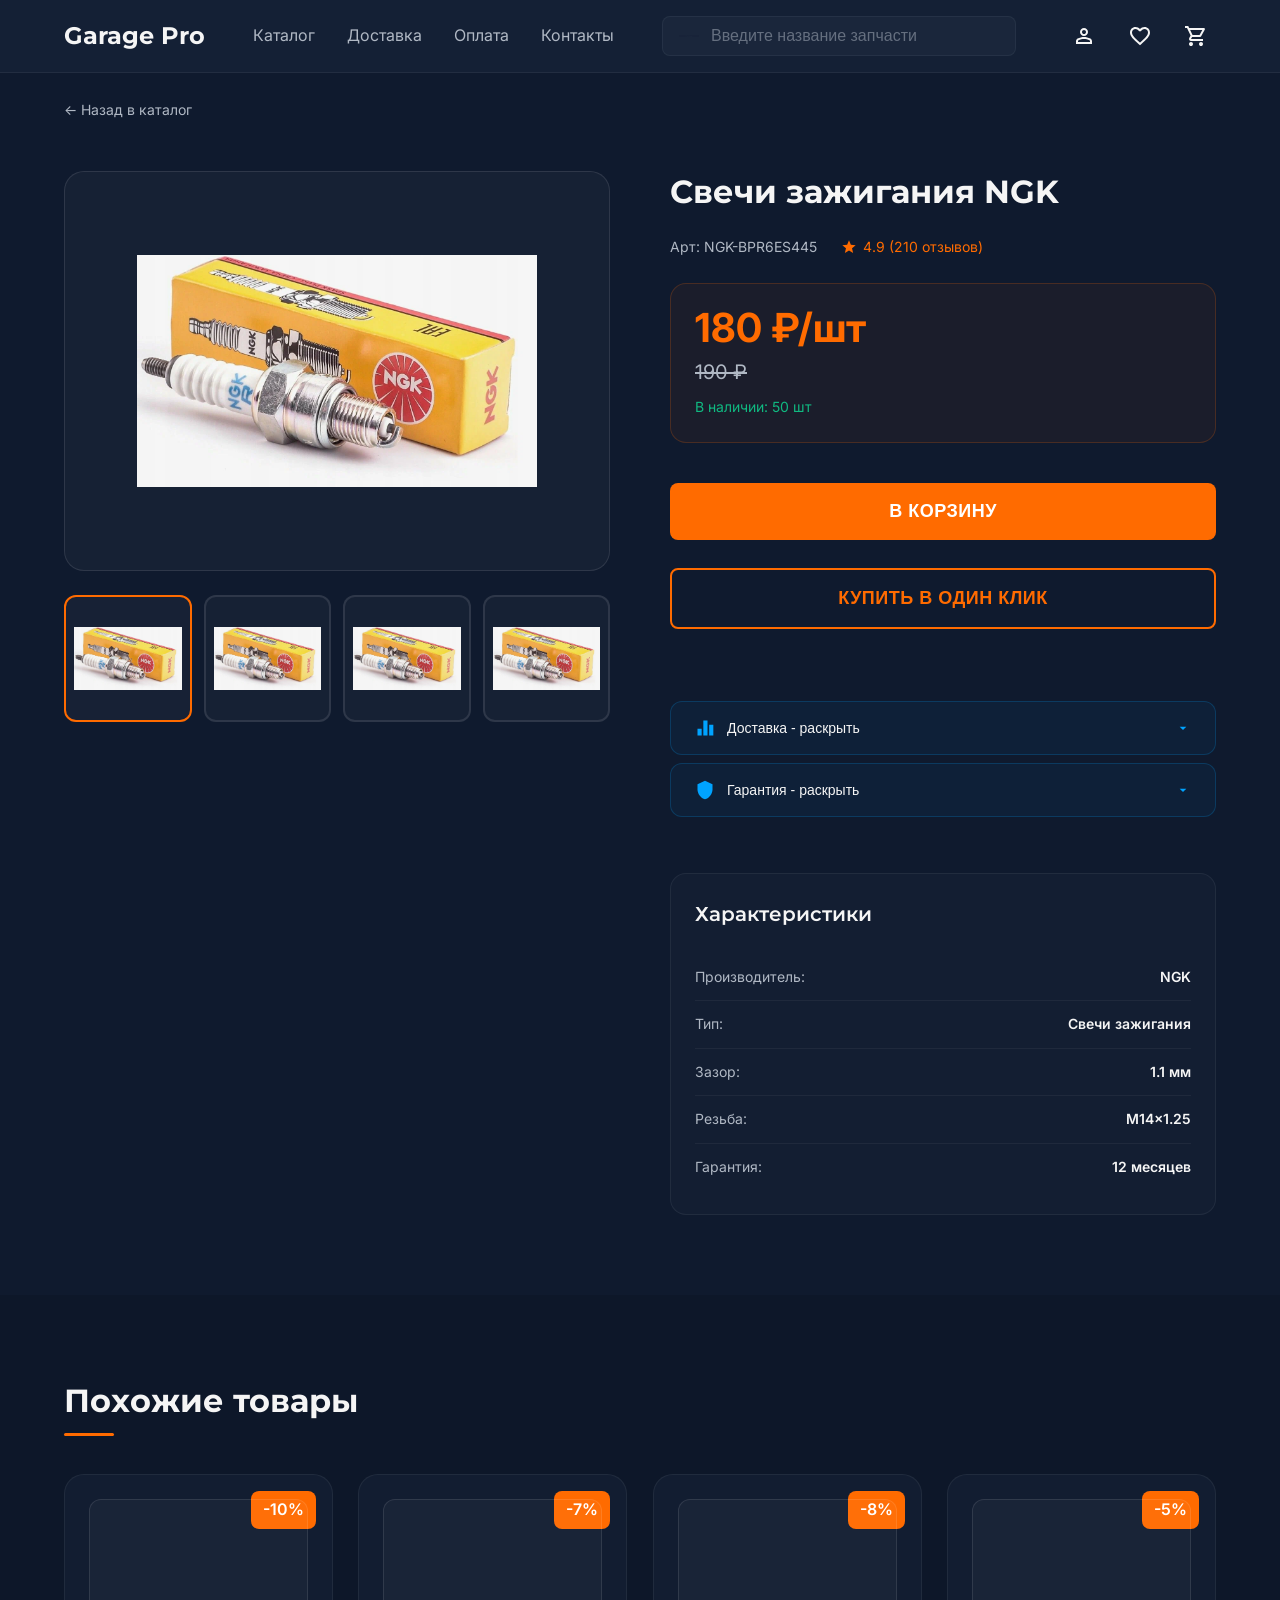
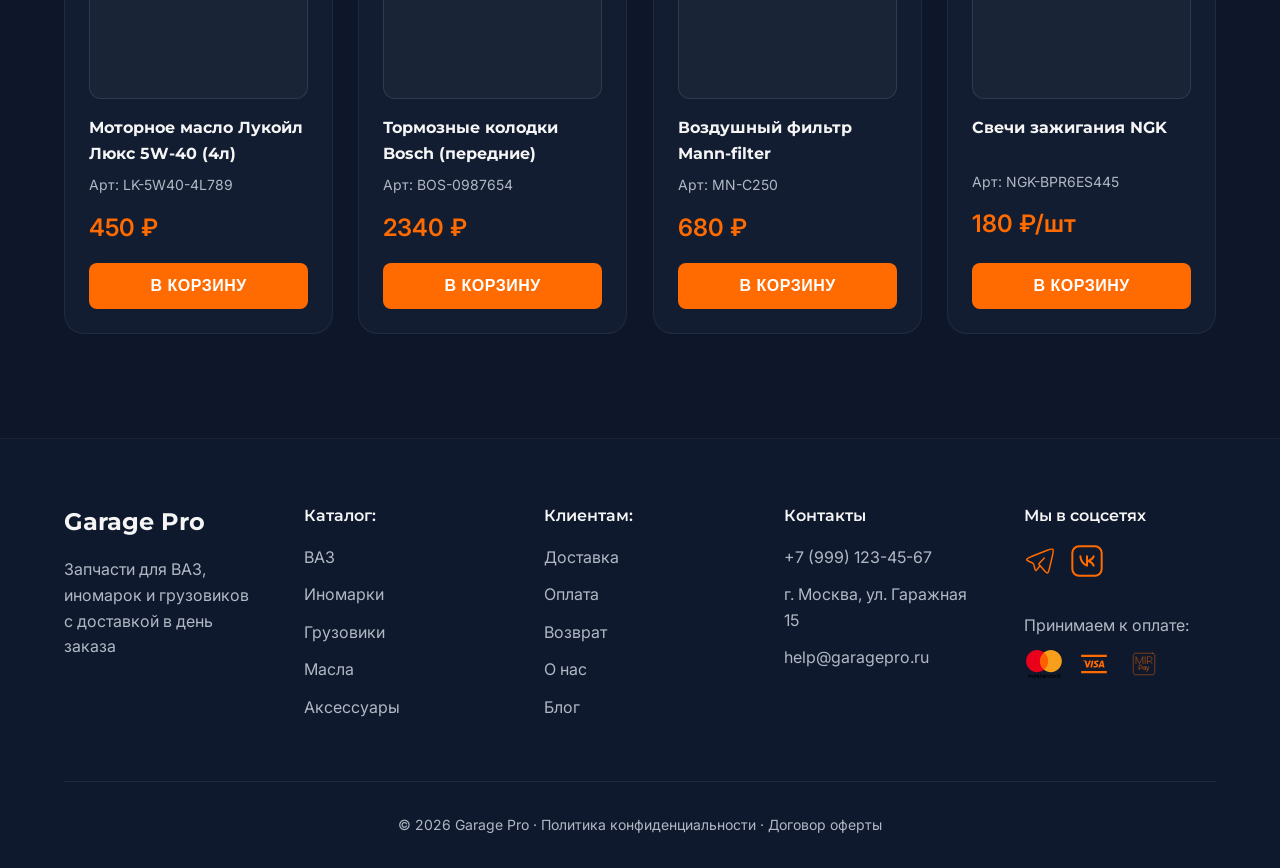
<file: product-spark-plugs.html>
﻿<!DOCTYPE html>
<html lang="ru">
<head>
    <meta charset="UTF-8">
    <meta name="viewport" content="width=device-width, initial-scale=1.0">
    <meta name="description" content="Свечи зажигания NGK - купить в Garage Pro с доставкой">
    <meta property="og:title" content="Свечи зажигания NGK - Garage Pro">
    <meta name="theme-color" content="#0F1A2E">
    <title>Свечи зажигания NGK - Garage Pro</title>
    <link rel="icon" type="image/svg+xml" href="favicon.svg">
    <style>:root{--primary:#FF6B00;--bg-primary:#0F1A2E;--bg-card:rgba(22,33,54,.7);--text-primary:#F5F5F5;--text-secondary:#B0B8C4;--space-xs:8px;--space-sm:16px;--space-md:24px;--space-lg:48px;--radius-sm:8px;--radius-md:12px;--radius-xl:20px}*{margin:0;padding:0;box-sizing:border-box}body{font-family:-apple-system,BlinkMacSystemFont,'Segoe UI',sans-serif;background:var(--bg-primary);color:var(--text-primary);line-height:1.6;-webkit-font-smoothing:antialiased;-moz-osx-font-smoothing:grayscale;overflow-x:hidden}img{max-width:100%;height:auto;display:block}.container{max-width:1200px;margin:0 auto;padding:0 var(--space-md)}.header{background:rgba(22,33,54,.95);backdrop-filter:blur(10px);-webkit-backdrop-filter:blur(10px);padding:var(--space-sm) 0;border-bottom:1px solid rgba(255,255,255,.06);position:sticky;top:0;z-index:100}.header__content{display:flex;align-items:center;gap:var(--space-lg)}.header__logo{font-family:'Montserrat',sans-serif;font-size:24px;font-weight:700;color:var(--text-primary);text-decoration:none}.btn{padding:14px 32px;border:none;border-radius:var(--radius-sm);font-size:16px;font-weight:600;cursor:pointer;text-transform:uppercase;letter-spacing:.5px;touch-action:manipulation}.btn--primary{background:var(--primary);color:#FFF}</style>
    <link rel="preconnect" href="https://fonts.googleapis.com">
    <link rel="preconnect" href="https://fonts.gstatic.com" crossorigin>
    <link rel="preload" href="style.css" as="style">
    <link rel="preload" href="https://fonts.googleapis.com/css2?family=Montserrat:wght@600;700&family=Inter:wght@400;500;600&display=swap" as="style">
    <link href="https://fonts.googleapis.com/css2?family=Montserrat:wght@600;700&family=Inter:wght@400;500;600&display=swap" rel="stylesheet" media="print" onload="this.media='all'">
    <noscript><link href="https://fonts.googleapis.com/css2?family=Montserrat:wght@600;700&family=Inter:wght@400;500;600&display=swap" rel="stylesheet"></noscript>
    <link rel="stylesheet" href="style.css">
</head>
<body>
    <!-- Header -->
    <header class="header">
        <div class="container">
            <div class="header__content">
                <a href="index.html" class="header__logo">Garage Pro</a>
                <nav class="header__nav">
                    <a href="index.html#catalog">Каталог</a>
                    <a href="delivery.html">Доставка</a>
                    <a href="payment.html">Оплата</a>
                    <a href="contacts.html">Контакты</a>
                </nav>
                <form class="header__search" role="search">
                    <img src="icons/Input Search.svg" alt="" aria-hidden="true" width="20" height="20">
                    <input type="search" placeholder="Введите название запчасти" aria-label="Поиск запчастей">
                </form>
                <div class="header__icons">
                    <button class="icon-btn" aria-label="Профиль">
                        <img src="icons/material-symbols_person-outline.svg" alt="" width="24" height="24">
                    </button>
                    <button class="icon-btn" aria-label="Избранное">
                        <img src="icons/mdi_heart-outline.svg" alt="" width="24" height="24">
                    </button>
                    <button class="icon-btn" aria-label="Корзина">
                        <img src="icons/material-symbols_shopping-cart-outline.svg" alt="" width="24" height="24">
                    </button>
                    <button class="burger-btn" aria-label="Меню" aria-expanded="false">
                        <span></span>
                        <span></span>
                        <span></span>
                    </button>
                </div>
            </div>
        </div>
        <div class="mobile-menu">
            <nav class="mobile-nav">
                <a href="index.html#catalog">Каталог</a>
                <a href="delivery.html">Доставка</a>
                <a href="payment.html">Оплата</a>
                <a href="contacts.html">Контакты</a>
            </nav>
        </div>
    </header>

    <!-- Breadcrumbs -->
    <section class="breadcrumbs">
        <div class="container">
            <a href="index.html" class="breadcrumb-link">← Назад в каталог</a>
        </div>
    </section>

    <!-- Product Detail -->
    <section class="product-detail">
        <div class="container">
            <div class="product-detail__grid">
                <!-- Product Images -->
                <div class="product-images">
                    <div class="product-images__main">
                        <img src="Images/свеча.jpg" alt="Свечи зажигания NGK" width="400" height="400">
                    </div>
                    <div class="product-images__thumbs">
                        <button class="thumb active">
                            <img src="Images/свеча.jpg" alt="Вид 1" width="60" height="60">
                        </button>
                        <button class="thumb">
                            <img src="Images/свеча.jpg" alt="Вид 2" width="60" height="60">
                        </button>
                        <button class="thumb">
                            <img src="Images/свеча.jpg" alt="Вид 3" width="60" height="60">
                        </button>
                        <button class="thumb">
                            <img src="Images/свеча.jpg" alt="Вид 4" width="60" height="60">
                        </button>
                    </div>
                </div>

                <!-- Product Info -->
                <div class="product-info">
                    <h1 class="product-info__title">Свечи зажигания NGK</h1>
                    
                    <div class="product-info__meta">
                        <span class="product-info__article">Арт: NGK-BPR6ES445</span>
                        <div class="product-info__rating">
                            <svg width="16" height="16" viewBox="0 0 24 24" fill="currentColor">
                                <path d="M12 17.27L18.18 21l-1.64-7.03L22 9.24l-7.19-.61L12 2 9.19 8.63 2 9.24l5.46 4.73L5.82 21z"/>
                            </svg>
                            <span>4.9 (210 отзывов)</span>
                        </div>
                    </div>

                    <div class="product-info__price-block">
                        <div class="product-info__price">180 ₽/шт</div>
                        <div class="product-info__old-price">190 ₽</div>
                        <div class="product-info__stock">В наличии: 50 шт</div>
                    </div>

                    <div class="product-info__actions">
                        <button class="btn btn--primary btn--large">В КОРЗИНУ</button>
                        <button class="btn btn--secondary btn--large">КУПИТЬ В ОДИН КЛИК</button>
                    </div>

                    <div class="product-info__features">
                        <button class="feature-toggle" type="button">
                            <svg width="20" height="20" viewBox="0 0 24 24" fill="none">
                                <path d="M3 13H8V21H3V13ZM10 3H15V21H10V3ZM17 8H22V21H17V8Z" fill="currentColor"/>
                            </svg>
                            <span>Доставка - раскрыть</span>
                            <svg class="arrow" width="16" height="16" viewBox="0 0 24 24" fill="currentColor">
                                <path d="M7 10L12 15L17 10H7Z"/>
                            </svg>
                        </button>
                        <div class="feature-content">
                            <p>• Доставка по Москве в день заказа</p>
                            <p>• Бесплатная доставка от 5 000 ₽</p>
                            <p>• Самовывоз через 15-30 минут</p>
                        </div>

                        <button class="feature-toggle" type="button">
                            <svg width="20" height="20" viewBox="0 0 24 24" fill="none">
                                <path d="M12 1L3 5V11C3 16.55 6.84 21.74 12 23C17.16 21.74 21 16.55 21 11V5L12 1Z" fill="currentColor"/>
                            </svg>
                            <span>Гарантия - раскрыть</span>
                            <svg class="arrow" width="16" height="16" viewBox="0 0 24 24" fill="currentColor">
                                <path d="M7 10L12 15L17 10H7Z"/>
                            </svg>
                        </button>
                        <div class="feature-content">
                            <p>• Гарантия производителя 12 месяцев</p>
                            <p>• Возврат в течение 14 дней</p>
                            <p>• Проверка при получении</p>
                        </div>
                    </div>

                    <div class="product-specs">
                        <h3 class="product-specs__title">Характеристики</h3>
                        <div class="spec-item">
                            <span class="spec-label">Производитель:</span>
                            <span class="spec-value">NGK</span>
                        </div>
                        <div class="spec-item">
                            <span class="spec-label">Тип:</span>
                            <span class="spec-value">Свечи зажигания</span>
                        </div>
                        <div class="spec-item">
                            <span class="spec-label">Зазор:</span>
                            <span class="spec-value">1.1 мм</span>
                        </div>
                        <div class="spec-item">
                            <span class="spec-label">Резьба:</span>
                            <span class="spec-value">M14x1.25</span>
                        </div>
                        <div class="spec-item">
                            <span class="spec-label">Гарантия:</span>
                            <span class="spec-value">12 месяцев</span>
                        </div>
                    </div>
                </div>
            </div>
        </div>
    </section>

    <!-- Similar Products -->
    <section class="similar-products">
        <div class="container">
            <h2 class="section__title">Похожие товары</h2>
            <div class="products__grid">
                <article class="product__card">
                    <span class="product__badge">-10%</span>
                    <img src="Images/масло.jpg" alt="Моторное масло" loading="lazy" width="280" height="200">
                    <h3 class="product__name">Моторное масло Лукойл Люкс 5W-40 (4л)</h3>
                    <p class="product__article">Арт: LK-5W40-4L789</p>
                    <p class="product__price">450 ₽</p>
                    <button class="btn btn--primary" type="button">В КОРЗИНУ</button>
                </article>

                <article class="product__card">
                    <span class="product__badge">-7%</span>
                    <img src="Images/колодки.jpg" alt="Тормозные колодки" loading="lazy" width="280" height="200">
                    <h3 class="product__name">Тормозные колодки Bosch (передние)</h3>
                    <p class="product__article">Арт: BOS-0987654</p>
                    <p class="product__price">2340 ₽</p>
                    <button class="btn btn--primary" type="button">В КОРЗИНУ</button>
                </article>

                <article class="product__card">
                    <span class="product__badge">-8%</span>
                    <img src="Images/воздушный фильтр.jpeg" alt="Воздушный фильтр" loading="lazy" width="280" height="200">
                    <h3 class="product__name">Воздушный фильтр Mann-filter</h3>
                    <p class="product__article">Арт: MN-C250</p>
                    <p class="product__price">680 ₽</p>
                    <button class="btn btn--primary" type="button">В КОРЗИНУ</button>
                </article>

                <article class="product__card">
                    <span class="product__badge">-5%</span>
                    <img src="Images/свеча.jpg" alt="Свечи зажигания" loading="lazy" width="280" height="200">
                    <h3 class="product__name">Свечи зажигания NGK</h3>
                    <p class="product__article">Арт: NGK-BPR6ES445</p>
                    <p class="product__price">180 ₽/шт</p>
                    <button class="btn btn--primary" type="button">В КОРЗИНУ</button>
                </article>
            </div>
        </div>
    </section>

    <!-- Footer -->
    <footer class="footer">
        <div class="container">
            <div class="footer__content">
                <div class="footer__col">
                    <h3>Garage Pro</h3>
                    <p>Запчасти для ВАЗ, иномарок и грузовиков с доставкой в день заказа</p>
                </div>
                
                <div class="footer__col">
                    <h4>Каталог:</h4>
                    <a href="index.html#catalog">ВАЗ</a>
                    <a href="index.html#catalog">Иномарки</a>
                    <a href="index.html#catalog">Грузовики</a>
                    <a href="index.html#catalog">Масла</a>
                    <a href="index.html#catalog">Аксессуары</a>
                </div>
                
                <div class="footer__col">
                    <h4>Клиентам:</h4>
                    <a href="delivery.html">Доставка</a>
                    <a href="payment.html">Оплата</a>
                    <a href="#">Возврат</a>
                    <a href="contacts.html">О нас</a>
                    <a href="#">Блог</a>
                </div>
                
                <div class="footer__col">
                    <h4>Контакты</h4>
                    <p><a href="tel:+79991234567" class="footer__contact">+7 (999) 123-45-67</a></p>
                    <p>г. Москва, ул. Гаражная 15</p>
                    <p><a href="mailto:help@garagepro.ru" class="footer__contact">help@garagepro.ru</a></p>
                </div>
                
                <div class="footer__col">
                    <h4>Мы в соцсетях</h4>
                    <div class="footer__social">
                        <a href="#" aria-label="Telegram">
                            <img src="icons/hugeicons_telegram.svg" alt="">
                        </a>
                        <a href="#" aria-label="VK">
                            <img src="icons/meteor-icons_vk.svg" alt="">
                        </a>
                    </div>
                    <p>Принимаем к оплате:</p>
                    <div class="footer__payment">
                        <img src="icons/logos_mastercard.svg" alt="Mastercard">
                        <img src="icons/ri_visa-fill.svg" alt="Visa">
                        <img src="icons/arcticons_mir-pay.svg" alt="Mir">
                    </div>
                </div>
            </div>
            
            <div class="footer__bottom">
                <p>© 2026 Garage Pro · Политика конфиденциальности · Договор оферты</p>
            </div>
        </div>
    </footer>

    <script src="js/main.js" defer></script>
</body>
</html>
</file>
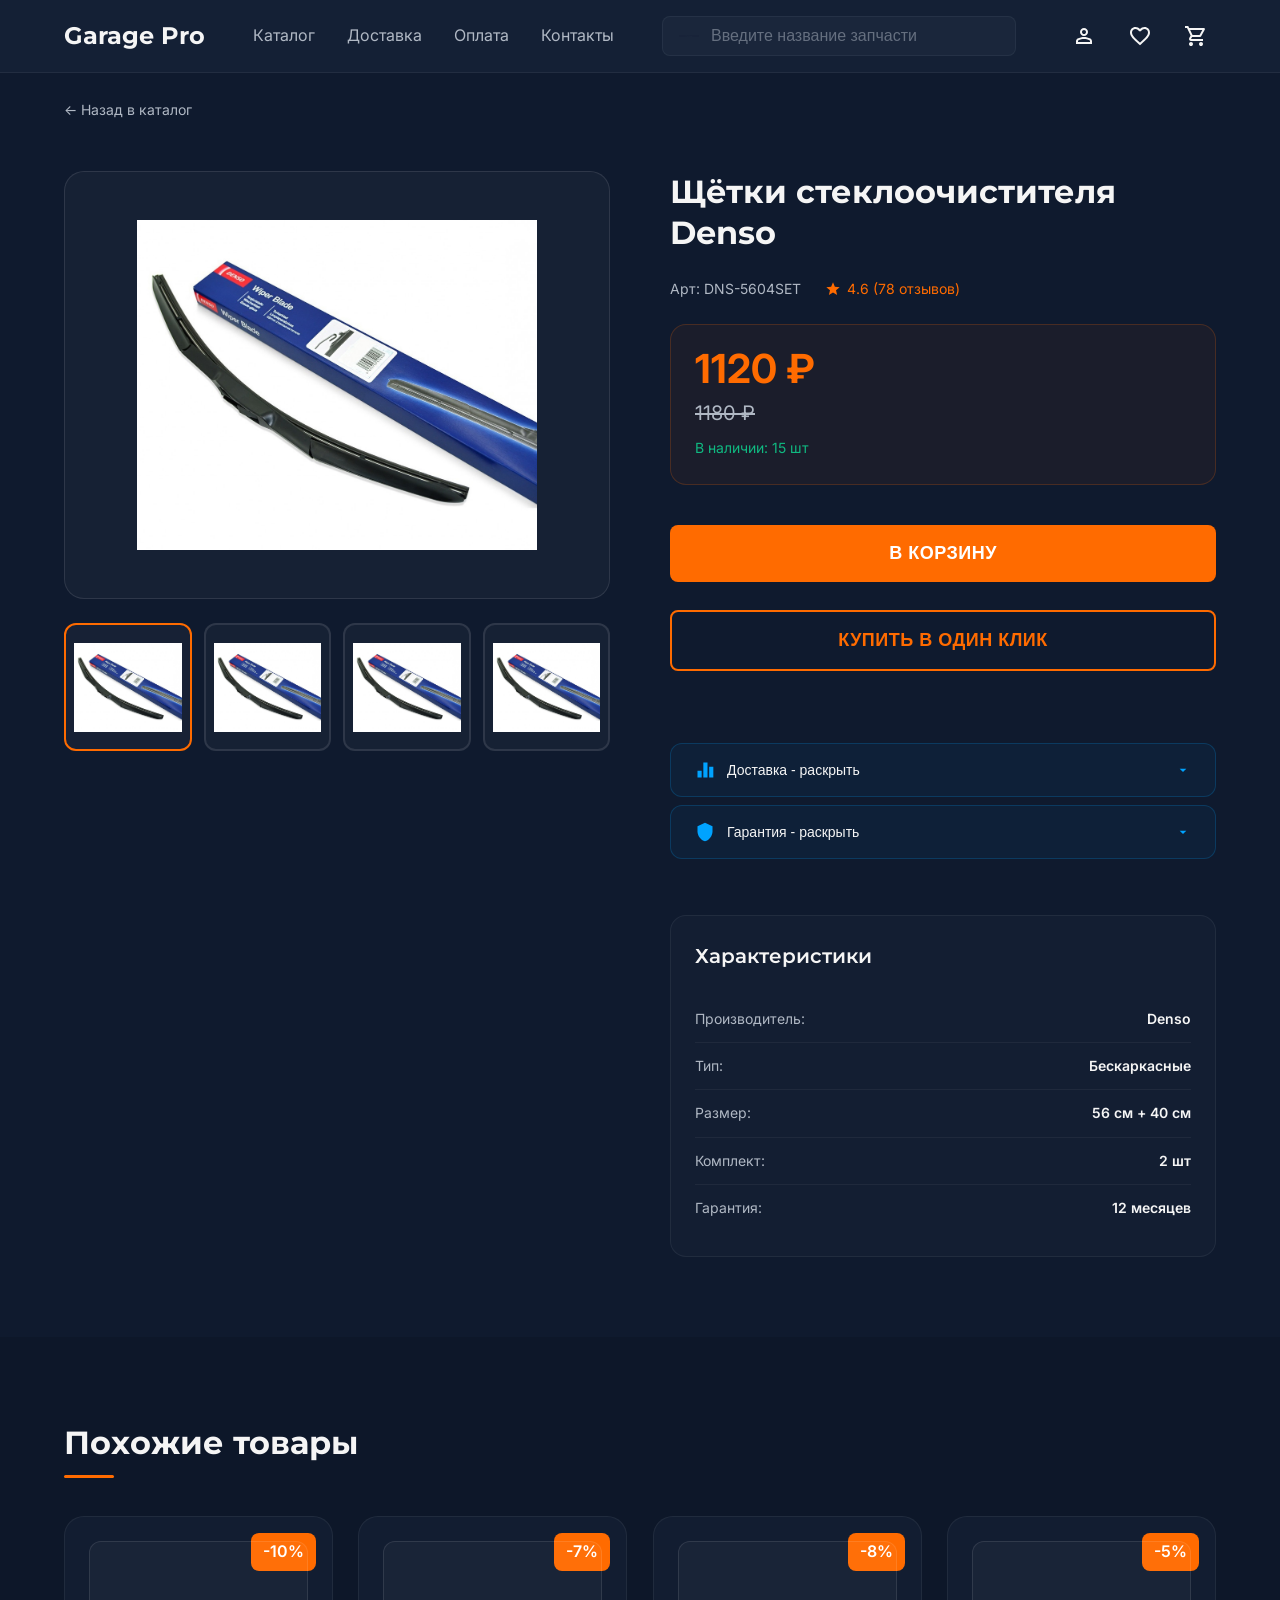
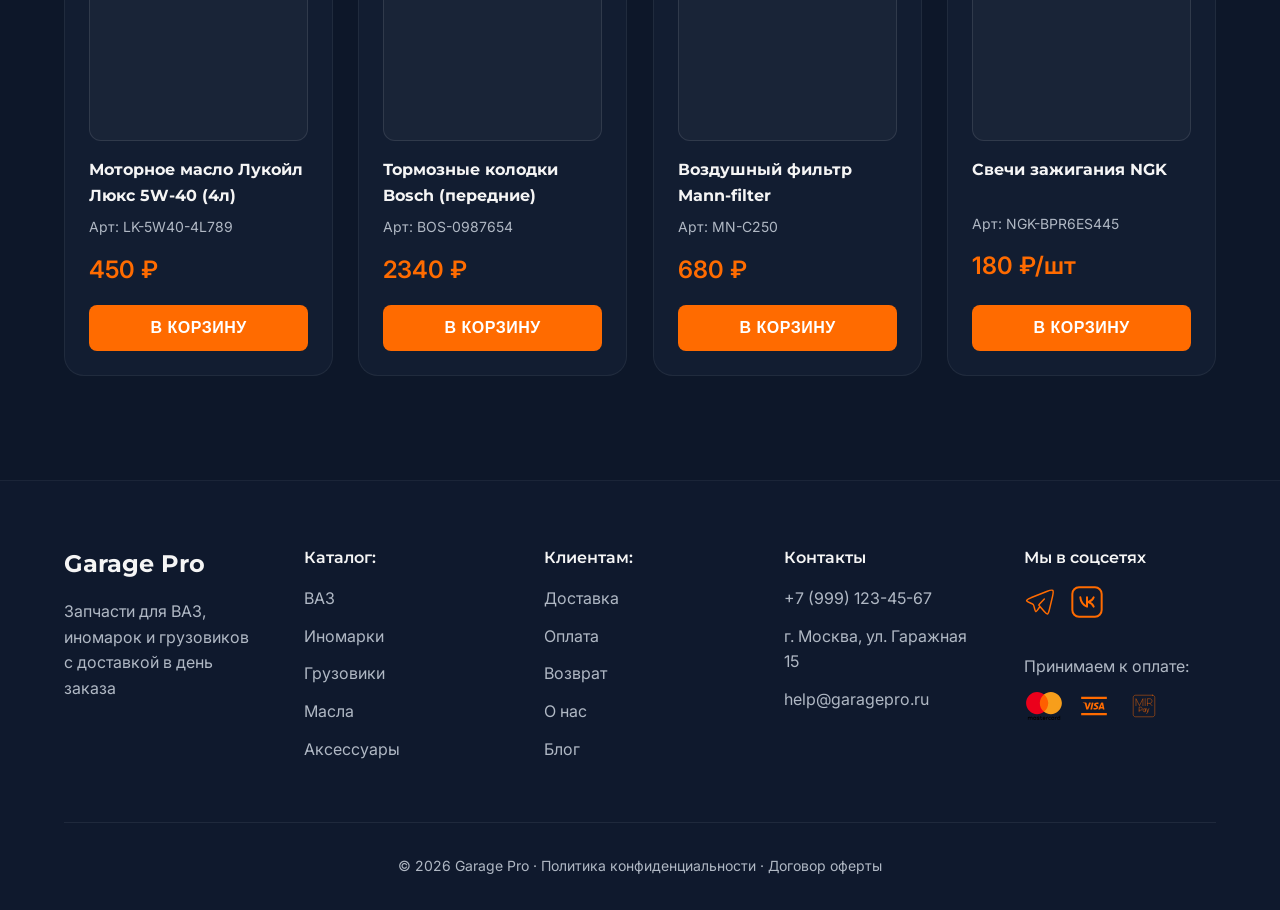
<file: product-wipers.html>
﻿<!DOCTYPE html>
<html lang="ru">
<head>
    <meta charset="UTF-8">
    <meta name="viewport" content="width=device-width, initial-scale=1.0">
    <meta name="description" content="Щётки стеклоочистителя Denso - купить в Garage Pro с доставкой">
    <meta property="og:title" content="Щётки стеклоочистителя Denso - Garage Pro">
    <meta name="theme-color" content="#0F1A2E">
    <title>Щётки стеклоочистителя Denso - Garage Pro</title>
    <link rel="icon" type="image/svg+xml" href="favicon.svg">
    <style>:root{--primary:#FF6B00;--bg-primary:#0F1A2E;--bg-card:rgba(22,33,54,.7);--text-primary:#F5F5F5;--text-secondary:#B0B8C4;--space-xs:8px;--space-sm:16px;--space-md:24px;--space-lg:48px;--radius-sm:8px;--radius-md:12px;--radius-xl:20px}*{margin:0;padding:0;box-sizing:border-box}body{font-family:-apple-system,BlinkMacSystemFont,'Segoe UI',sans-serif;background:var(--bg-primary);color:var(--text-primary);line-height:1.6;-webkit-font-smoothing:antialiased;-moz-osx-font-smoothing:grayscale;overflow-x:hidden}img{max-width:100%;height:auto;display:block}.container{max-width:1200px;margin:0 auto;padding:0 var(--space-md)}.header{background:rgba(22,33,54,.95);backdrop-filter:blur(10px);-webkit-backdrop-filter:blur(10px);padding:var(--space-sm) 0;border-bottom:1px solid rgba(255,255,255,.06);position:sticky;top:0;z-index:100}.header__content{display:flex;align-items:center;gap:var(--space-lg)}.header__logo{font-family:'Montserrat',sans-serif;font-size:24px;font-weight:700;color:var(--text-primary);text-decoration:none}.btn{padding:14px 32px;border:none;border-radius:var(--radius-sm);font-size:16px;font-weight:600;cursor:pointer;text-transform:uppercase;letter-spacing:.5px;touch-action:manipulation}.btn--primary{background:var(--primary);color:#FFF}</style>
    <link rel="preconnect" href="https://fonts.googleapis.com">
    <link rel="preconnect" href="https://fonts.gstatic.com" crossorigin>
    <link rel="preload" href="style.css" as="style">
    <link rel="preload" href="https://fonts.googleapis.com/css2?family=Montserrat:wght@600;700&family=Inter:wght@400;500;600&display=swap" as="style">
    <link href="https://fonts.googleapis.com/css2?family=Montserrat:wght@600;700&family=Inter:wght@400;500;600&display=swap" rel="stylesheet" media="print" onload="this.media='all'">
    <noscript><link href="https://fonts.googleapis.com/css2?family=Montserrat:wght@600;700&family=Inter:wght@400;500;600&display=swap" rel="stylesheet"></noscript>
    <link rel="stylesheet" href="style.css">
</head>
<body>
    <!-- Header -->
    <header class="header">
        <div class="container">
            <div class="header__content">
                <a href="index.html" class="header__logo">Garage Pro</a>
                <nav class="header__nav">
                    <a href="index.html#catalog">Каталог</a>
                    <a href="delivery.html">Доставка</a>
                    <a href="payment.html">Оплата</a>
                    <a href="contacts.html">Контакты</a>
                </nav>
                <form class="header__search" role="search">
                    <img src="icons/Input Search.svg" alt="" aria-hidden="true" width="20" height="20">
                    <input type="search" placeholder="Введите название запчасти" aria-label="Поиск запчастей">
                </form>
                <div class="header__icons">
                    <button class="icon-btn" aria-label="Профиль">
                        <img src="icons/material-symbols_person-outline.svg" alt="" width="24" height="24">
                    </button>
                    <button class="icon-btn" aria-label="Избранное">
                        <img src="icons/mdi_heart-outline.svg" alt="" width="24" height="24">
                    </button>
                    <button class="icon-btn" aria-label="Корзина">
                        <img src="icons/material-symbols_shopping-cart-outline.svg" alt="" width="24" height="24">
                    </button>
                    <button class="burger-btn" aria-label="Меню" aria-expanded="false">
                        <span></span>
                        <span></span>
                        <span></span>
                    </button>
                </div>
            </div>
        </div>
        <div class="mobile-menu">
            <nav class="mobile-nav">
                <a href="index.html#catalog">Каталог</a>
                <a href="delivery.html">Доставка</a>
                <a href="payment.html">Оплата</a>
                <a href="contacts.html">Контакты</a>
            </nav>
        </div>
    </header>

    <!-- Breadcrumbs -->
    <section class="breadcrumbs">
        <div class="container">
            <a href="index.html" class="breadcrumb-link">← Назад в каталог</a>
        </div>
    </section>

    <!-- Product Detail -->
    <section class="product-detail">
        <div class="container">
            <div class="product-detail__grid">
                <!-- Product Images -->
                <div class="product-images">
                    <div class="product-images__main">
                        <img src="Images/денсо.jpg" alt="Щётки стеклоочистителя Denso" width="400" height="400">
                    </div>
                    <div class="product-images__thumbs">
                        <button class="thumb active">
                            <img src="Images/денсо.jpg" alt="Вид 1" width="60" height="60">
                        </button>
                        <button class="thumb">
                            <img src="Images/денсо.jpg" alt="Вид 2" width="60" height="60">
                        </button>
                        <button class="thumb">
                            <img src="Images/денсо.jpg" alt="Вид 3" width="60" height="60">
                        </button>
                        <button class="thumb">
                            <img src="Images/денсо.jpg" alt="Вид 4" width="60" height="60">
                        </button>
                    </div>
                </div>

                <!-- Product Info -->
                <div class="product-info">
                    <h1 class="product-info__title">Щётки стеклоочистителя Denso</h1>
                    
                    <div class="product-info__meta">
                        <span class="product-info__article">Арт: DNS-5604SET</span>
                        <div class="product-info__rating">
                            <svg width="16" height="16" viewBox="0 0 24 24" fill="currentColor">
                                <path d="M12 17.27L18.18 21l-1.64-7.03L22 9.24l-7.19-.61L12 2 9.19 8.63 2 9.24l5.46 4.73L5.82 21z"/>
                            </svg>
                            <span>4.6 (78 отзывов)</span>
                        </div>
                    </div>

                    <div class="product-info__price-block">
                        <div class="product-info__price">1120 ₽</div>
                        <div class="product-info__old-price">1180 ₽</div>
                        <div class="product-info__stock">В наличии: 15 шт</div>
                    </div>

                    <div class="product-info__actions">
                        <button class="btn btn--primary btn--large">В КОРЗИНУ</button>
                        <button class="btn btn--secondary btn--large">КУПИТЬ В ОДИН КЛИК</button>
                    </div>

                    <div class="product-info__features">
                        <button class="feature-toggle" type="button">
                            <svg width="20" height="20" viewBox="0 0 24 24" fill="none">
                                <path d="M3 13H8V21H3V13ZM10 3H15V21H10V3ZM17 8H22V21H17V8Z" fill="currentColor"/>
                            </svg>
                            <span>Доставка - раскрыть</span>
                            <svg class="arrow" width="16" height="16" viewBox="0 0 24 24" fill="currentColor">
                                <path d="M7 10L12 15L17 10H7Z"/>
                            </svg>
                        </button>
                        <div class="feature-content">
                            <p>• Доставка по Москве в день заказа</p>
                            <p>• Бесплатная доставка от 5 000 ₽</p>
                            <p>• Самовывоз через 15-30 минут</p>
                        </div>

                        <button class="feature-toggle" type="button">
                            <svg width="20" height="20" viewBox="0 0 24 24" fill="none">
                                <path d="M12 1L3 5V11C3 16.55 6.84 21.74 12 23C17.16 21.74 21 16.55 21 11V5L12 1Z" fill="currentColor"/>
                            </svg>
                            <span>Гарантия - раскрыть</span>
                            <svg class="arrow" width="16" height="16" viewBox="0 0 24 24" fill="currentColor">
                                <path d="M7 10L12 15L17 10H7Z"/>
                            </svg>
                        </button>
                        <div class="feature-content">
                            <p>• Гарантия производителя 12 месяцев</p>
                            <p>• Возврат в течение 14 дней</p>
                            <p>• Проверка при получении</p>
                        </div>
                    </div>

                    <div class="product-specs">
                        <h3 class="product-specs__title">Характеристики</h3>
                        <div class="spec-item">
                            <span class="spec-label">Производитель:</span>
                            <span class="spec-value">Denso</span>
                        </div>
                        <div class="spec-item">
                            <span class="spec-label">Тип:</span>
                            <span class="spec-value">Бескаркасные</span>
                        </div>
                        <div class="spec-item">
                            <span class="spec-label">Размер:</span>
                            <span class="spec-value">56 см + 40 см</span>
                        </div>
                        <div class="spec-item">
                            <span class="spec-label">Комплект:</span>
                            <span class="spec-value">2 шт</span>
                        </div>
                        <div class="spec-item">
                            <span class="spec-label">Гарантия:</span>
                            <span class="spec-value">12 месяцев</span>
                        </div>
                    </div>
                </div>
            </div>
        </div>
    </section>

    <!-- Similar Products -->
    <section class="similar-products">
        <div class="container">
            <h2 class="section__title">Похожие товары</h2>
            <div class="products__grid">
                <article class="product__card">
                    <span class="product__badge">-10%</span>
                    <img src="Images/масло.jpg" alt="Моторное масло" loading="lazy" width="280" height="200">
                    <h3 class="product__name">Моторное масло Лукойл Люкс 5W-40 (4л)</h3>
                    <p class="product__article">Арт: LK-5W40-4L789</p>
                    <p class="product__price">450 ₽</p>
                    <button class="btn btn--primary" type="button">В КОРЗИНУ</button>
                </article>

                <article class="product__card">
                    <span class="product__badge">-7%</span>
                    <img src="Images/колодки.jpg" alt="Тормозные колодки" loading="lazy" width="280" height="200">
                    <h3 class="product__name">Тормозные колодки Bosch (передние)</h3>
                    <p class="product__article">Арт: BOS-0987654</p>
                    <p class="product__price">2340 ₽</p>
                    <button class="btn btn--primary" type="button">В КОРЗИНУ</button>
                </article>

                <article class="product__card">
                    <span class="product__badge">-8%</span>
                    <img src="Images/воздушный фильтр.jpeg" alt="Воздушный фильтр" loading="lazy" width="280" height="200">
                    <h3 class="product__name">Воздушный фильтр Mann-filter</h3>
                    <p class="product__article">Арт: MN-C250</p>
                    <p class="product__price">680 ₽</p>
                    <button class="btn btn--primary" type="button">В КОРЗИНУ</button>
                </article>

                <article class="product__card">
                    <span class="product__badge">-5%</span>
                    <img src="Images/свеча.jpg" alt="Свечи зажигания" loading="lazy" width="280" height="200">
                    <h3 class="product__name">Свечи зажигания NGK</h3>
                    <p class="product__article">Арт: NGK-BPR6ES445</p>
                    <p class="product__price">180 ₽/шт</p>
                    <button class="btn btn--primary" type="button">В КОРЗИНУ</button>
                </article>
            </div>
        </div>
    </section>

    <!-- Footer -->
    <footer class="footer">
        <div class="container">
            <div class="footer__content">
                <div class="footer__col">
                    <h3>Garage Pro</h3>
                    <p>Запчасти для ВАЗ, иномарок и грузовиков с доставкой в день заказа</p>
                </div>
                
                <div class="footer__col">
                    <h4>Каталог:</h4>
                    <a href="index.html#catalog">ВАЗ</a>
                    <a href="index.html#catalog">Иномарки</a>
                    <a href="index.html#catalog">Грузовики</a>
                    <a href="index.html#catalog">Масла</a>
                    <a href="index.html#catalog">Аксессуары</a>
                </div>
                
                <div class="footer__col">
                    <h4>Клиентам:</h4>
                    <a href="delivery.html">Доставка</a>
                    <a href="payment.html">Оплата</a>
                    <a href="#">Возврат</a>
                    <a href="contacts.html">О нас</a>
                    <a href="#">Блог</a>
                </div>
                
                <div class="footer__col">
                    <h4>Контакты</h4>
                    <p><a href="tel:+79991234567" class="footer__contact">+7 (999) 123-45-67</a></p>
                    <p>г. Москва, ул. Гаражная 15</p>
                    <p><a href="mailto:help@garagepro.ru" class="footer__contact">help@garagepro.ru</a></p>
                </div>
                
                <div class="footer__col">
                    <h4>Мы в соцсетях</h4>
                    <div class="footer__social">
                        <a href="#" aria-label="Telegram">
                            <img src="icons/hugeicons_telegram.svg" alt="">
                        </a>
                        <a href="#" aria-label="VK">
                            <img src="icons/meteor-icons_vk.svg" alt="">
                        </a>
                    </div>
                    <p>Принимаем к оплате:</p>
                    <div class="footer__payment">
                        <img src="icons/logos_mastercard.svg" alt="Mastercard">
                        <img src="icons/ri_visa-fill.svg" alt="Visa">
                        <img src="icons/arcticons_mir-pay.svg" alt="Mir">
                    </div>
                </div>
            </div>
            
            <div class="footer__bottom">
                <p>© 2026 Garage Pro · Политика конфиденциальности · Договор оферты</p>
            </div>
        </div>
    </footer>

    <script src="js/main.js" defer></script>
</body>
</html>
</file>
<file: style.css>
/* CSS Variables */
:root {
    --primary: #FF6B00;
    --primary-dark: #E55D00;
    --secondary: #00A3FF;
    --success: #10B981;
    --warning: #F59E0B;
    
    --bg-primary: #0F1A2E;
    --bg-secondary: #162136;
    --bg-card: rgba(22, 33, 54, 0.7);
    
    --text-primary: #F5F5F5;
    --text-secondary: #B0B8C4;
    
    --space-xs: 8px;
    --space-sm: 16px;
    --space-md: 24px;
    --space-lg: 48px;
    --space-xl: 80px;
    
    --radius-sm: 8px;
    --radius-md: 12px;
    --radius-lg: 16px;
    --radius-xl: 20px;
    
    --transition-fast: 0.2s;
    --transition-normal: 0.3s;
    --transition-slow: 0.5s;
}

* {
    margin: 0;
    padding: 0;
    box-sizing: border-box;
}

body {
    font-family: 'Inter', -apple-system, BlinkMacSystemFont, 'Segoe UI', sans-serif;
    background: var(--bg-primary);
    color: var(--text-primary);
    font-size: 16px;
    line-height: 1.6;
    -webkit-font-smoothing: antialiased;
    -moz-osx-font-smoothing: grayscale;
    overflow-x: hidden;
    min-height: 100vh;
}

img {
    max-width: 100%;
    height: auto;
    display: block;
    image-rendering: -webkit-optimize-contrast;
    image-rendering: crisp-edges;
}

/* Lazy loading optimization */
img[loading="lazy"] {
    content-visibility: auto;
}

.container {
    max-width: 1200px;
    margin: 0 auto;
    padding: 0 var(--space-md);
}

/* Header */
.header {
    background: rgba(22, 33, 54, 0.95);
    backdrop-filter: blur(10px);
    -webkit-backdrop-filter: blur(10px);
    padding: var(--space-sm) 0;
    border-bottom: 1px solid rgba(255, 255, 255, 0.06);
    position: sticky;
    top: 0;
    z-index: 100;
    contain: layout style paint;
}

.header__content {
    display: flex;
    align-items: center;
    gap: var(--space-lg);
}

.header__logo {
    font-family: 'Montserrat', sans-serif;
    font-size: 24px;
    font-weight: 700;
    color: var(--text-primary);
    text-decoration: none;
    transition: color 0.3s;
}

.header__logo:hover {
    color: var(--primary);
}

.header__nav {
    display: flex;
    gap: 32px;
}

.header__nav a {
    font-size: 16px;
    color: var(--text-secondary);
    text-decoration: none;
    transition: color 0.3s;
    position: relative;
}

.header__nav a.active,
.header__nav a:hover {
    color: var(--text-primary);
}

.header__nav a.active::after {
    content: '';
    position: absolute;
    bottom: -var(--space-sm);
    left: 0;
    width: 100%;
    height: 2px;
    background: var(--primary);
}

.header__search {
    flex: 1;
    display: flex;
    align-items: center;
    background: rgba(37, 52, 71, 0.4);
    border-radius: var(--radius-sm);
    padding: 10px var(--space-sm);
    gap: 12px;
    border: 1px solid rgba(255, 255, 255, 0.05);
    transition: all 0.3s;
}

.header__search:focus-within {
    border-color: rgba(255, 107, 0, 0.3);
    background: rgba(37, 52, 71, 0.6);
}

.header__search img {
    opacity: 0.4;
}

.header__search input {
    flex: 1;
    background: transparent;
    border: none;
    color: var(--text-primary);
    font-size: 16px;
    outline: none;
}

.header__search input::placeholder {
    color: rgba(176, 184, 196, 0.5);
}

.header__icons {
    display: flex;
    gap: var(--space-sm);
}

.icon-btn {
    background: none;
    border: none;
    padding: var(--space-xs);
    cursor: pointer;
    border-radius: var(--radius-sm);
    transition: background 0.3s;
}

.icon-btn:hover {
    background: rgba(255, 107, 0, 0.1);
}

.icon-btn img {
    width: 24px;
    height: 24px;
}

/* Mobile Menu */
.burger-btn {
    display: none;
    flex-direction: column;
    gap: 5px;
    background: none;
    border: none;
    padding: var(--space-xs);
    cursor: pointer;
}

.burger-btn span {
    width: 24px;
    height: 2px;
    background: var(--text-primary);
    transition: all 0.3s;
}

.burger-btn.active span:nth-child(1) {
    transform: rotate(45deg) translate(7px, 7px);
}

.burger-btn.active span:nth-child(2) {
    opacity: 0;
}

.burger-btn.active span:nth-child(3) {
    transform: rotate(-45deg) translate(7px, -7px);
}

.mobile-menu {
    display: none;
    position: fixed;
    top: 73px;
    left: 0;
    right: 0;
    bottom: 0;
    background: rgba(15, 26, 46, 0.98);
    backdrop-filter: blur(10px);
    padding: var(--space-md);
    transform: translateX(100%);
    transition: transform 0.3s;
    z-index: 99;
}

.mobile-menu.active {
    transform: translateX(0);
}

.mobile-nav {
    display: flex;
    flex-direction: column;
    gap: var(--space-md);
}

.mobile-nav a {
    font-size: 20px;
    color: var(--text-secondary);
    text-decoration: none;
    padding: var(--space-sm);
    border-radius: var(--radius-sm);
    transition: all 0.3s;
}

.mobile-nav a.active,
.mobile-nav a:hover {
    color: var(--text-primary);
    background: rgba(255, 107, 0, 0.1);
}

/* Hero Section */
.hero {
    padding: 60px var(--space-md) var(--space-xl);
}

.hero__content {
    display: grid;
    grid-template-columns: 1fr 340px;
    gap: 50px;
    align-items: start;
}

.hero__title {
    font-family: 'Montserrat', sans-serif;
    font-size: 40px;
    font-weight: 700;
    line-height: 1.2;
    margin-bottom: var(--space-sm);
}

.hero__subtitle {
    font-size: 16px;
    color: var(--text-secondary);
    margin-bottom: var(--space-md);
}

.hero__search {
    display: flex;
    align-items: center;
    background: rgba(22, 33, 54, 0.6);
    border-radius: var(--radius-sm);
    padding: 4px;
    margin-bottom: var(--space-sm);
    gap: 12px;
    border: 1px solid rgba(255, 255, 255, 0.05);
}

.hero__search:focus-within {
    border-color: rgba(255, 107, 0, 0.3);
}

.hero__search img {
    width: 18px;
    height: 18px;
    margin-left: var(--space-sm);
    opacity: 0.3;
}

.hero__search input {
    flex: 1;
    background: transparent;
    border: none;
    color: var(--text-primary);
    padding: 12px var(--space-xs);
    font-size: 16px;
    outline: none;
}

.hero__search input::placeholder {
    color: rgba(176, 184, 196, 0.5);
}

/* Buttons */
.btn {
    padding: 14px 32px;
    border: none;
    border-radius: var(--radius-sm);
    font-size: 16px;
    font-weight: 600;
    cursor: pointer;
    transition: background var(--transition-normal) ease, transform var(--transition-normal) ease;
    text-transform: uppercase;
    letter-spacing: 0.5px;
    -webkit-tap-highlight-color: transparent;
    touch-action: manipulation;
}

.btn--primary {
    background: var(--primary);
    color: #FFFFFF;
}

.btn--primary:hover {
    background: var(--primary-dark);
    transform: translateY(-2px);
}

.btn--secondary {
    background: transparent;
    color: var(--primary);
    border: 2px solid var(--primary);
    width: 100%;
    margin-bottom: var(--space-md);
}

.btn--secondary:hover {
    background: rgba(255, 107, 0, 0.1);
}

.btn--outline {
    background: transparent;
    color: var(--primary);
    border: 2px solid var(--primary);
    display: block;
    margin: var(--space-lg) auto 0;
    min-width: 280px;
}

.btn--outline:hover {
    background: rgba(255, 107, 0, 0.1);
}

.hero__stats {
    display: grid;
    grid-template-columns: repeat(4, 1fr);
    gap: var(--space-sm);
}

.hero__stat {
    background: rgba(45, 85, 135, 0.4);
    padding: var(--space-sm) 12px;
    border-radius: var(--radius-md);
    text-align: center;
    border: 1px solid rgba(0, 163, 255, 0.15);
    transition: all 0.3s;
}

.hero__stat:hover {
    background: rgba(22, 33, 54, 0.9);
    border-color: rgba(255, 107, 0, 0.3);
    transform: translateY(-2px);
}

.stat__number {
    font-size: 24px;
    font-weight: 600;
    margin-bottom: 4px;
}

.stat__label {
    font-size: 12px;
    color: rgba(245, 245, 245, 0.6);
}

.hero__images {
    display: flex;
    flex-direction: column;
    gap: 12px;
}

.hero__images img {
    width: 100%;
    height: 140px;
    object-fit: cover;
    border-radius: var(--radius-md);
    border: 1px solid rgba(255, 255, 255, 0.08);
    transition: transform 0.3s;
}

.hero__images img:hover {
    transform: translateY(-2px);
}

/* Categories */
.categories {
    padding: var(--space-xl) var(--space-md);
}

.section__title {
    font-family: 'Montserrat', sans-serif;
    font-size: 32px;
    font-weight: 700;
    margin-bottom: var(--space-lg);
    position: relative;
    display: inline-block;
}

.section__title::after {
    content: '';
    position: absolute;
    bottom: -10px;
    left: 0;
    width: 50px;
    height: 3px;
    background: var(--primary);
    border-radius: 2px;
}

.categories__grid {
    display: grid;
    grid-template-columns: repeat(5, 1fr);
    gap: var(--space-md);
}

.category__item {
    background: var(--bg-card);
    padding: var(--space-lg) var(--space-md);
    border-radius: var(--radius-xl);
    text-align: center;
    cursor: pointer;
    transition: transform var(--transition-normal) ease, border-color var(--transition-normal) ease;
    border: 1px solid rgba(255, 255, 255, 0.06);
    text-decoration: none;
    display: flex;
    flex-direction: column;
    align-items: center;
    contain: layout style paint;
}

.category__item:hover {
    border-color: rgba(255, 107, 0, 0.3);
    transform: translateY(-4px);
}

.category__item img {
    width: 64px;
    height: 64px;
    margin-bottom: var(--space-md);
    filter: invert(48%) sepia(79%) saturate(2476%) hue-rotate(0deg) brightness(118%);
}

.category__item span {
    font-size: 16px;
    color: var(--text-primary);
    font-family: 'Montserrat', sans-serif;
}

/* Products */
.products {
    padding: var(--space-xl) var(--space-md);
}

.products__grid {
    display: grid;
    grid-template-columns: repeat(4, 1fr);
    gap: 25px;
    margin-bottom: var(--space-md);
}

.product__card {
    background: var(--bg-card);
    border-radius: var(--radius-xl);
    padding: var(--space-md);
    position: relative;
    transition: transform var(--transition-normal) ease, border-color var(--transition-normal) ease;
    border: 1px solid rgba(255, 255, 255, 0.06);
    display: flex;
    flex-direction: column;
    contain: layout style paint;
}

.product__card:hover {
    border-color: rgba(255, 107, 0, 0.3);
    transform: translateY(-4px);
}

.product__badge {
    position: absolute;
    top: var(--space-sm);
    right: var(--space-sm);
    background: var(--primary);
    color: #FFFFFF;
    padding: 6px 12px;
    border-radius: var(--radius-sm);
    font-size: 16px;
    font-weight: 600;
}

.product__card img {
    width: 100%;
    height: 200px;
    object-fit: contain;
    margin-bottom: var(--space-sm);
    background: rgba(255, 255, 255, 0.03);
    border: 1px solid rgba(255, 255, 255, 0.1);
    border-radius: var(--radius-md);
    padding: var(--space-sm);
}

.product__name {
    font-size: 16px;
    font-family: 'Montserrat', sans-serif;
    margin-bottom: var(--space-xs);
    min-height: 48px;
}

.model-number {
    font-weight: 600;
}

.product__article {
    font-size: 14px;
    color: var(--text-secondary);
    margin-bottom: 12px;
}

.product__price {
    font-size: 24px;
    font-weight: 600;
    color: var(--primary);
    margin-bottom: var(--space-sm);
}

.product__card .btn {
    width: 100%;
    margin-top: auto;
}

/* Features */
.features {
    padding: var(--space-xl) var(--space-md);
}

.features__grid {
    display: grid;
    grid-template-columns: repeat(4, 1fr);
    gap: var(--space-lg);
}

.feature__item {
    text-align: center;
}

.feature__item img {
    width: 80px;
    height: 80px;
    margin: 0 auto var(--space-md);
    padding: var(--space-md);
    border: 2px solid var(--primary);
    border-radius: 50%;
    filter: invert(48%) sepia(79%) saturate(2476%) hue-rotate(0deg) brightness(118%);
    transition: transform 0.3s;
}

.feature__item:hover img {
    transform: scale(1.1);
}

.feature__item p {
    font-size: 16px;
    font-family: 'Montserrat', sans-serif;
}

/* Blog */
.blog {
    padding: var(--space-xl) var(--space-md);
}

.blog__grid {
    display: grid;
    grid-template-columns: repeat(3, 1fr);
    gap: 32px;
    margin-bottom: var(--space-md);
}

.blog__card {
    background: var(--bg-card);
    border-radius: var(--radius-xl);
    overflow: hidden;
    transition: transform var(--transition-normal) ease, border-color var(--transition-normal) ease;
    border: 1px solid rgba(255, 255, 255, 0.06);
    display: flex;
    flex-direction: column;
    contain: layout style paint;
}

.blog__card:hover {
    border-color: rgba(255, 107, 0, 0.3);
    transform: translateY(-4px);
}

.blog__card-image {
    position: relative;
}

.blog__category {
    position: absolute;
    top: var(--space-sm);
    left: var(--space-sm);
    background: var(--primary);
    color: #FFFFFF;
    padding: var(--space-xs) var(--space-sm);
    border-radius: var(--radius-sm);
    font-size: 16px;
    font-weight: 600;
    z-index: 1;
}

.blog__card img {
    width: 100%;
    height: 240px;
    object-fit: cover;
}

.blog__card h3 {
    font-family: 'Montserrat', sans-serif;
    font-size: 24px;
    font-weight: 600;
    margin: var(--space-md) var(--space-md) 12px;
}

.blog__card p {
    font-size: 16px;
    color: var(--text-secondary);
    margin: 0 var(--space-md) var(--space-sm);
}

.blog__link {
    display: inline-block;
    color: var(--primary);
    text-decoration: none;
    margin: 0 var(--space-md) var(--space-md);
    font-size: 16px;
    transition: color 0.3s;
}

.blog__link:hover {
    color: var(--primary-dark);
}

/* Footer */
.footer {
    background: rgba(15, 26, 46, 0.8);
    padding: 64px var(--space-md) 32px;
    border-top: 1px solid rgba(255, 255, 255, 0.05);
}

.footer__content {
    display: grid;
    grid-template-columns: repeat(5, 1fr);
    gap: var(--space-lg);
    margin-bottom: var(--space-lg);
}

.footer__col h3 {
    font-family: 'Montserrat', sans-serif;
    font-size: 24px;
    font-weight: 700;
    margin-bottom: var(--space-sm);
}

.footer__col h4 {
    font-size: 16px;
    font-weight: 600;
    margin-bottom: var(--space-sm);
    font-family: 'Montserrat', sans-serif;
}

.footer__col p {
    font-size: 16px;
    color: var(--text-secondary);
    margin-bottom: 12px;
}

.footer__col a {
    display: block;
    color: var(--text-secondary);
    text-decoration: none;
    margin-bottom: 12px;
    font-size: 16px;
    transition: color 0.3s;
}

.footer__col a:hover {
    color: var(--primary);
}

.footer__social {
    display: flex;
    gap: 15px;
    margin-bottom: var(--space-md);
}

.footer__social img {
    width: 32px;
    height: 32px;
    cursor: pointer;
    transition: opacity 0.3s;
}

.footer__social img:hover {
    opacity: 0.7;
}

.footer__contact {
    color: var(--text-secondary);
    text-decoration: none;
    transition: color 0.3s;
}

.footer__contact:hover {
    color: var(--primary);
}

.footer__payment {
    display: flex;
    gap: 10px;
    flex-wrap: wrap;
}

.footer__payment img {
    width: 40px;
    height: 28px;
}

.footer__bottom {
    text-align: center;
    padding-top: 32px;
    border-top: 1px solid rgba(176, 184, 196, 0.1);
}

.footer__bottom p {
    font-size: 14px;
    color: var(--text-secondary);
}

/* Payment Page */
.payment-page {
    padding: var(--space-xl) var(--space-md);
    min-height: calc(100vh - 400px);
}

.page__title {
    font-family: 'Montserrat', sans-serif;
    font-size: 40px;
    font-weight: 700;
    margin-bottom: var(--space-lg);
    text-align: center;
}

.payment__content {
    display: grid;
    grid-template-columns: 380px 1fr;
    gap: var(--space-lg);
    max-width: 1200px;
    margin: 0 auto;
}

.payment__summary {
    background: var(--bg-card);
    border-radius: var(--radius-xl);
    padding: 32px;
    border: 1px solid rgba(255, 255, 255, 0.06);
    height: fit-content;
    position: sticky;
    top: 100px;
}

.payment__summary h2 {
    font-family: 'Montserrat', sans-serif;
    font-size: 24px;
    font-weight: 600;
    margin-bottom: var(--space-md);
}

.summary__items {
    display: flex;
    flex-direction: column;
    gap: var(--space-sm);
}

.summary__item {
    display: flex;
    justify-content: space-between;
    font-size: 16px;
    color: var(--text-secondary);
}

.summary__item span:last-child {
    font-weight: 600;
    color: var(--text-primary);
}

.summary__divider {
    height: 1px;
    background: rgba(255, 255, 255, 0.1);
    margin: var(--space-xs) 0;
}

.summary__total {
    font-size: 20px;
    font-weight: 600;
    color: var(--text-primary);
}

.summary__total span:last-child {
    font-size: 28px;
    color: var(--primary);
}

.payment__form {
    background: var(--bg-card);
    border-radius: var(--radius-xl);
    padding: var(--space-lg);
    border: 1px solid rgba(255, 255, 255, 0.06);
}

.payment__form h2 {
    font-family: 'Montserrat', sans-serif;
    font-size: 24px;
    font-weight: 600;
    margin-bottom: var(--space-md);
    margin-top: 32px;
}

.payment__form h2:first-child {
    margin-top: 0;
}

.form__group {
    margin-bottom: var(--space-md);
}

.form__group label {
    display: block;
    font-size: 14px;
    font-weight: 500;
    margin-bottom: var(--space-xs);
}

.form__group input[type="text"],
.form__group input[type="email"],
.form__group input[type="tel"] {
    width: 100%;
    background: rgba(37, 52, 71, 0.4);
    border: 1px solid rgba(255, 255, 255, 0.05);
    border-radius: var(--radius-sm);
    padding: 14px var(--space-sm);
    font-size: 16px;
    color: var(--text-primary);
    transition: all 0.3s;
}

.form__group input:focus {
    outline: none;
    border-color: rgba(255, 107, 0, 0.3);
    background: rgba(37, 52, 71, 0.6);
}

.form__group input::placeholder {
    color: rgba(176, 184, 196, 0.5);
}

.form__row {
    display: grid;
    grid-template-columns: 1fr 1fr;
    gap: var(--space-md);
}

.payment__methods {
    display: flex;
    flex-direction: column;
    gap: var(--space-sm);
    margin-bottom: 32px;
}

.payment__method {
    position: relative;
    cursor: pointer;
}

.payment__method input[type="radio"] {
    position: absolute;
    opacity: 0;
}

.method__content {
    background: rgba(37, 52, 71, 0.4);
    border: 2px solid rgba(255, 255, 255, 0.05);
    border-radius: var(--radius-md);
    padding: var(--space-md);
    display: flex;
    align-items: center;
    gap: var(--space-sm);
    transition: all 0.3s;
}

.payment__method input[type="radio"]:checked + .method__content {
    border-color: var(--primary);
    background: rgba(255, 107, 0, 0.05);
}

.method__icons {
    display: flex;
    gap: var(--space-xs);
}

.method__icons img {
    height: 24px;
}

.form__checkbox label {
    display: flex;
    gap: 12px;
    cursor: pointer;
}

.form__checkbox input[type="checkbox"] {
    width: 20px;
    height: 20px;
    cursor: pointer;
    accent-color: var(--primary);
}

.form__checkbox span {
    font-size: 14px;
    color: var(--text-secondary);
}

.form__checkbox a {
    color: var(--primary);
    text-decoration: none;
}

.btn--large {
    width: 100%;
    padding: 18px 32px;
    font-size: 18px;
    margin-top: var(--space-sm);
}

/* Contacts Page */
.about-section {
    padding: var(--space-xl) var(--space-md) 60px;
}

.about__content {
    display: grid;
    grid-template-columns: 1.5fr 1fr;
    gap: var(--space-lg);
    max-width: 1200px;
    margin: 0 auto;
}

.about__text {
    background: var(--bg-card);
    border-radius: var(--radius-xl);
    padding: var(--space-lg);
    border: 1px solid rgba(255, 255, 255, 0.06);
}

.about__text p {
    font-size: 16px;
    line-height: 1.8;
    color: var(--text-secondary);
    margin-bottom: var(--space-md);
}

.about__stats {
    display: flex;
    flex-direction: column;
    gap: var(--space-md);
}

.about__stat-card {
    background: var(--bg-card);
    border-radius: var(--radius-lg);
    padding: 32px;
    border: 1px solid rgba(255, 255, 255, 0.06);
    text-align: center;
    transition: all 0.3s;
}

.about__stat-card:hover {
    transform: translateY(-2px);
    border-color: rgba(255, 107, 0, 0.3);
}

.stat-card__number {
    font-size: 36px;
    font-weight: 700;
    color: var(--primary);
    margin-bottom: var(--space-xs);
}

.stat-card__label {
    font-size: 14px;
    color: var(--text-secondary);
}

.contact-info {
    padding: 60px var(--space-md);
}

.contact__grid {
    display: grid;
    grid-template-columns: repeat(4, 1fr);
    gap: var(--space-md);
}

.contact__card {
    background: var(--bg-card);
    border-radius: var(--radius-lg);
    padding: 32px var(--space-md);
    border: 1px solid rgba(255, 255, 255, 0.06);
    text-align: center;
    transition: all 0.3s;
}

.contact__card:hover {
    transform: translateY(-2px);
    border-color: rgba(255, 107, 0, 0.3);
}

.contact__icon {
    width: 64px;
    height: 64px;
    margin: 0 auto var(--space-md);
    display: flex;
    align-items: center;
    justify-content: center;
    background: rgba(255, 107, 0, 0.1);
    border-radius: 50%;
}

.contact__card h3 {
    font-family: 'Montserrat', sans-serif;
    font-size: 20px;
    font-weight: 600;
    margin-bottom: 12px;
}

.contact__card p {
    font-size: 16px;
    color: var(--text-secondary);
    margin-bottom: var(--space-xs);
}

.contact__card a {
    color: var(--primary);
    text-decoration: none;
}

.contact__note {
    font-size: 14px !important;
    color: rgba(176, 184, 196, 0.6) !important;
}

/* FAQ */
.faq-section {
    padding: 60px var(--space-md);
}

.faq__list {
    max-width: 900px;
    margin: 0 auto;
    display: flex;
    flex-direction: column;
    gap: var(--space-sm);
}

.faq__item {
    background: var(--bg-card);
    border-radius: var(--radius-lg);
    border: 1px solid rgba(255, 255, 255, 0.06);
    overflow: hidden;
    transition: all 0.3s;
}

.faq__item.active {
    border-color: rgba(255, 107, 0, 0.3);
}

.faq__question {
    width: 100%;
    background: none;
    border: none;
    padding: var(--space-md);
    display: flex;
    justify-content: space-between;
    align-items: center;
    cursor: pointer;
    text-align: left;
}

.faq__question span {
    font-family: 'Montserrat', sans-serif;
    font-size: 18px;
    font-weight: 600;
    color: var(--text-primary);
    flex: 1;
}

.faq__question svg {
    width: 24px;
    height: 24px;
    color: var(--primary);
    transition: transform 0.3s;
    margin-left: var(--space-sm);
}

.faq__item.active .faq__question svg {
    transform: rotate(180deg);
}

.faq__answer {
    max-height: 0;
    overflow: hidden;
    transition: max-height 0.3s, padding 0.3s;
    padding: 0 var(--space-md);
}

.faq__item.active .faq__answer {
    max-height: 500px;
    padding: 0 var(--space-md) var(--space-md);
}

.faq__answer p {
    font-size: 16px;
    line-height: 1.6;
    color: var(--text-secondary);
}

.map-section {
    padding: 60px var(--space-md) var(--space-xl);
}

.map__wrapper {
    display: grid;
    grid-template-columns: 380px 1fr;
    gap: 32px;
}

.map__info {
    background: var(--bg-card);
    border-radius: var(--radius-xl);
    padding: 32px;
    border: 1px solid rgba(255, 255, 255, 0.06);
    height: fit-content;
}

.map__info h3 {
    font-family: 'Montserrat', sans-serif;
    font-size: 24px;
    font-weight: 600;
    margin-bottom: var(--space-md);
}

.map__info p {
    font-size: 16px;
    color: var(--text-secondary);
    margin-bottom: 12px;
}

.map__note {
    margin-top: var(--space-md);
    padding-top: var(--space-md);
    border-top: 1px solid rgba(255, 255, 255, 0.1);
    font-size: 14px !important;
}

.map__info .btn {
    margin-top: var(--space-md);
    width: 100%;
}

.map__container {
    background: var(--bg-card);
    border-radius: var(--radius-xl);
    padding: var(--space-xs);
    border: 1px solid rgba(255, 255, 255, 0.06);
    overflow: hidden;
}

.map__container iframe {
    display: block;
    width: 100%;
    border-radius: var(--radius-lg);
}

/* Responsive */
@media (max-width: 1024px) {
    .header__content {
        flex-wrap: wrap;
        gap: var(--space-md);
    }
    
    .header__search {
        order: 3;
        width: 100%;
    }
    
    .hero__content {
        grid-template-columns: 1fr;
        gap: var(--space-lg);
    }
    
    .hero__images {
        order: -1;
    }
    
    .hero__stats {
        grid-template-columns: repeat(2, 1fr);
    }
    
    .categories__grid {
        grid-template-columns: repeat(3, 1fr);
    }
    
    .products__grid {
        grid-template-columns: repeat(3, 1fr);
        gap: 20px;
    }
    
    .features__grid {
        grid-template-columns: repeat(2, 1fr);
    }
    
    .blog__grid {
        grid-template-columns: repeat(2, 1fr);
    }
    
    .footer__content {
        grid-template-columns: repeat(3, 1fr);
        gap: var(--space-lg);
    }
    
    .payment__content {
        grid-template-columns: 1fr;
    }
    
    .payment__summary {
        position: static;
        order: 2;
    }
    
    .payment__form {
        order: 1;
    }
    
    .about__content {
        grid-template-columns: 1fr;
    }
    
    .about__stats {
        flex-direction: row;
    }
    
    .contact__grid {
        grid-template-columns: repeat(2, 1fr);
    }
    
    .map__wrapper {
        grid-template-columns: 1fr;
    }
    
    .delivery-methods__grid {
        grid-template-columns: 1fr;
    }
    
    .process-steps {
        grid-template-columns: repeat(2, 1fr);
    }
    
    .process-step::after {
        display: none;
    }
    
    .zones-grid {
        grid-template-columns: 1fr;
    }
    
    .product-detail__grid {
        gap: var(--space-lg);
    }
}

@media (max-width: 768px) {
    .header__nav {
        display: none;
    }
    
    .burger-btn {
        display: flex;
    }
    
    .mobile-menu {
        display: block;
    }
    
    .hero {
        padding: var(--space-lg) var(--space-md) 60px;
    }
    
    .hero__title {
        font-size: 32px;
    }
    
    .hero__subtitle {
        font-size: 15px;
    }
    
    .hero__stats {
        grid-template-columns: repeat(2, 1fr);
        gap: 12px;
    }
    
    .stat__number {
        font-size: 20px;
    }
    
    .stat__label {
        font-size: 12px;
    }
    
    .categories__grid {
        grid-template-columns: repeat(2, 1fr);
        gap: 16px;
    }
    
    .category__item {
        padding: var(--space-md);
    }
    
    .category__item img {
        width: 56px;
        height: 56px;
    }
    
    .products__grid {
        grid-template-columns: repeat(2, 1fr);
        gap: 16px;
    }
    
    .product__card {
        padding: var(--space-sm);
    }
    
    .product__name {
        font-size: 15px;
    }
    
    .product__price {
        font-size: 20px;
    }
    
    .section__title {
        font-size: 28px;
    }
    
    .blog__grid {
        grid-template-columns: 1fr;
    }
    
    .footer__content {
        grid-template-columns: repeat(2, 1fr);
    }
    
    .form__row {
        grid-template-columns: 1fr;
    }
    
    .about__stats {
        flex-direction: column;
    }
    
    .contact__grid {
        grid-template-columns: 1fr;
    }
    
    .delivery-hero__subtitle {
        font-size: 16px;
    }
    
    .process-steps {
        grid-template-columns: 1fr;
    }
    
    .cta-box {
        padding: var(--space-lg) var(--space-md);
    }
    
    .cta-box__title {
        font-size: 24px;
    }
    
    .cta-box__desc {
        font-size: 16px;
    }
}

@media (max-width: 480px) {
    .container {
        padding: 0 var(--space-sm);
    }
    
    .header__logo {
        font-size: 20px;
    }
    
    .header__icons {
        gap: 8px;
    }
    
    .icon-btn {
        padding: 6px;
    }
    
    .icon-btn img {
        width: 20px;
        height: 20px;
    }
    
    .hero {
        padding: 32px var(--space-sm) var(--space-lg);
    }
    
    .hero__title {
        font-size: 26px;
        line-height: 1.3;
    }
    
    .hero__subtitle {
        font-size: 14px;
    }
    
    .hero__stats {
        grid-template-columns: 1fr;
        gap: 12px;
    }
    
    .stat__number {
        font-size: 22px;
    }
    
    .stat__label {
        font-size: 13px;
    }
    
    .categories,
    .products,
    .features,
    .blog {
        padding: var(--space-lg) var(--space-sm);
    }
    
    .categories__grid {
        grid-template-columns: 1fr;
        gap: 12px;
    }
    
    .category__item {
        padding: var(--space-md);
        flex-direction: row;
        text-align: left;
        gap: var(--space-md);
    }
    
    .category__item img {
        width: 48px;
        height: 48px;
        margin-bottom: 0;
    }
    
    .products__grid {
        grid-template-columns: 1fr;
        gap: var(--space-md);
    }
    
    .product__card {
        padding: var(--space-md);
    }
    
    .product__name {
        font-size: 16px;
        min-height: auto;
    }
    
    .product__price {
        font-size: 22px;
    }
    
    .section__title {
        font-size: 24px;
        margin-bottom: var(--space-md);
    }
    
    .features__grid {
        grid-template-columns: 1fr;
        gap: var(--space-md);
    }
    
    .feature__item img {
        width: 64px;
        height: 64px;
        padding: var(--space-sm);
    }
    
    .footer {
        padding: var(--space-lg) var(--space-sm) var(--space-md);
    }
    
    .footer__content {
        grid-template-columns: 1fr;
        gap: 32px;
    }
    
    .btn {
        padding: 12px var(--space-md);
        font-size: 14px;
    }
    
    .btn--outline {
        min-width: 100%;
    }
    
    .page__title {
        font-size: 26px;
        margin-bottom: var(--space-md);
    }
    
    .payment__summary,
    .payment__form {
        padding: var(--space-md);
    }
    
    .payment__summary h2,
    .payment__form h2 {
        font-size: 20px;
    }
    
    .delivery-hero {
        padding: var(--space-lg) var(--space-sm);
    }
    
    .delivery-hero__subtitle {
        font-size: 15px;
    }
    
    .delivery-methods,
    .delivery-process,
    .delivery-zones,
    .delivery-faq,
    .delivery-cta {
        padding: var(--space-lg) var(--space-sm);
    }
    
    .delivery-card {
        padding: var(--space-md);
    }
    
    .delivery-card__title {
        font-size: 20px;
    }
    
    .delivery-card__icon {
        width: 64px;
        height: 64px;
    }
    
    .process-step__number {
        width: 64px;
        height: 64px;
        font-size: 26px;
    }
    
    .process-step__title {
        font-size: 18px;
    }
    
    .zone-card__price {
        font-size: 32px;
    }
    
    .cta-box {
        padding: var(--space-lg) var(--space-md);
    }
    
    .cta-box__title {
        font-size: 22px;
    }
    
    .cta-box__desc {
        font-size: 15px;
    }
    
    .cta-box__actions {
        flex-direction: column;
        width: 100%;
    }
    
    .cta-box__actions .btn {
        width: 100%;
    }
    
    .product-detail__grid {
        grid-template-columns: 1fr;
        gap: var(--space-lg);
    }
    
    .product-images__main {
        min-height: 280px;
        padding: var(--space-md);
    }
    
    .product-info__title {
        font-size: 22px;
    }
    
    .product-info__price {
        font-size: 32px;
    }
    
    .contact__grid {
        gap: var(--space-md);
    }
    
    .contact__card {
        padding: var(--space-md);
    }
    
    .about-section,
    .contact-info,
    .faq-section,
    .map-section {
        padding: var(--space-lg) var(--space-sm);
    }
    
    .about__text,
    .map__info {
        padding: var(--space-md);
    }
    
    .faq__question span {
        font-size: 16px;
    }
    
    .blog__card h3 {
        font-size: 20px;
    }
    
    .blog__card p {
        font-size: 15px;
    }
}s-step__number {
        width: 60px;
        height: 60px;
        font-size: 24px;
    }
    
    .zone-card__price {
        font-size: 28px;
    }
    
    .cta-box__actions {
        flex-direction: column;
    }
    
    .cta-box__actions .btn {
        width: 100%;
    }
    
    .product-detail__grid {
        grid-template-columns: 1fr;
        gap: var(--space-lg);
    }
    
    .product-images__main {
        min-height: 300px;
    }
    
    .product-info__title {
        font-size: 24px;
    }
    
    .product-info__price {
        font-size: 32px;
    }
}

/* Delivery Page */
.delivery-hero {
    padding: 60px var(--space-md) var(--space-lg);
    text-align: center;
}

.delivery-hero__subtitle {
    font-size: 18px;
    color: var(--text-secondary);
    max-width: 700px;
    margin: var(--space-md) auto 0;
}

.delivery-methods {
    padding: var(--space-lg) var(--space-md);
}

.delivery-methods__grid {
    display: grid;
    grid-template-columns: repeat(3, 1fr);
    gap: var(--space-md);
}

.delivery-card {
    background: var(--bg-card);
    border-radius: var(--radius-xl);
    padding: var(--space-lg);
    border: 1px solid rgba(255, 255, 255, 0.06);
    transition: all 0.3s;
    position: relative;
}

.delivery-card:hover {
    border-color: rgba(255, 107, 0, 0.3);
    transform: translateY(-4px);
}

.delivery-card--highlight {
    border-color: rgba(255, 107, 0, 0.3);
    background: linear-gradient(135deg, rgba(255, 107, 0, 0.05) 0%, var(--bg-card) 100%);
}

.delivery-card__badge {
    position: absolute;
    top: var(--space-md);
    right: var(--space-md);
    background: var(--primary);
    color: #FFFFFF;
    padding: 6px 12px;
    border-radius: var(--radius-sm);
    font-size: 14px;
    font-weight: 600;
}

.delivery-card__icon {
    width: 80px;
    height: 80px;
    margin: 0 auto var(--space-md);
    display: flex;
    align-items: center;
    justify-content: center;
    background: rgba(255, 107, 0, 0.1);
    border-radius: 50%;
    color: var(--primary);
}

.delivery-card__icon img {
    filter: invert(48%) sepia(79%) saturate(2476%) hue-rotate(0deg) brightness(118%);
}

.delivery-card__title {
    font-family: 'Montserrat', sans-serif;
    font-size: 24px;
    font-weight: 700;
    margin-bottom: 12px;
    text-align: center;
}

.delivery-card__desc {
    font-size: 16px;
    color: var(--text-secondary);
    text-align: center;
    margin-bottom: var(--space-md);
    line-height: 1.6;
}

.delivery-card__details {
    background: rgba(0, 0, 0, 0.2);
    border-radius: var(--radius-md);
    padding: var(--space-md);
    margin-bottom: var(--space-md);
}

.detail-item {
    display: flex;
    justify-content: space-between;
    padding: 10px 0;
    border-bottom: 1px solid rgba(255, 255, 255, 0.05);
}

.detail-item:last-child {
    border-bottom: none;
}

.detail-label {
    font-size: 14px;
    color: var(--text-secondary);
}

.detail-value {
    font-size: 14px;
    font-weight: 600;
    color: var(--text-primary);
}

.detail-value.highlight {
    color: var(--primary);
}

.delivery-card__note {
    display: flex;
    gap: 12px;
    align-items: flex-start;
    padding: var(--space-sm);
    background: rgba(0, 163, 255, 0.05);
    border-radius: var(--radius-sm);
    border-left: 3px solid var(--secondary);
}

.delivery-card__note svg {
    flex-shrink: 0;
    color: var(--secondary);
    margin-top: 2px;
}

.delivery-card__note span {
    font-size: 14px;
    color: var(--text-secondary);
    line-height: 1.5;
}

/* Delivery Process */
.delivery-process {
    padding: var(--space-xl) var(--space-md);
}

.process-steps {
    display: grid;
    grid-template-columns: repeat(4, 1fr);
    gap: var(--space-md);
}

.process-step {
    text-align: center;
    position: relative;
}

.process-step::after {
    content: '';
    position: absolute;
    top: 40px;
    right: -12px;
    width: 24px;
    height: 2px;
    background: linear-gradient(90deg, var(--primary), transparent);
}

.process-step:last-child::after {
    display: none;
}

.process-step__number {
    width: 80px;
    height: 80px;
    margin: 0 auto var(--space-md);
    display: flex;
    align-items: center;
    justify-content: center;
    background: linear-gradient(135deg, var(--primary) 0%, var(--primary-dark) 100%);
    border-radius: 50%;
    font-family: 'Montserrat', sans-serif;
    font-size: 32px;
    font-weight: 700;
    color: #FFFFFF;
    box-shadow: 0 4px 16px rgba(255, 107, 0, 0.3);
}

.process-step__title {
    font-family: 'Montserrat', sans-serif;
    font-size: 20px;
    font-weight: 600;
    margin-bottom: 12px;
}

.process-step__desc {
    font-size: 14px;
    color: var(--text-secondary);
    line-height: 1.6;
}

/* Delivery Zones */
.delivery-zones {
    padding: var(--space-xl) var(--space-md);
}

.zones-grid {
    display: grid;
    grid-template-columns: repeat(3, 1fr);
    gap: var(--space-md);
}

.zone-card {
    background: var(--bg-card);
    border-radius: var(--radius-xl);
    padding: var(--space-lg);
    border: 1px solid rgba(255, 255, 255, 0.06);
    text-align: center;
    transition: all 0.3s;
}

.zone-card:hover {
    border-color: rgba(255, 107, 0, 0.3);
    transform: translateY(-4px);
}

.zone-card__title {
    font-family: 'Montserrat', sans-serif;
    font-size: 20px;
    font-weight: 600;
    margin-bottom: var(--space-md);
}

.zone-card__price {
    font-size: 36px;
    font-weight: 700;
    color: var(--primary);
    margin-bottom: var(--space-xs);
}

.zone-card__time {
    font-size: 14px;
    color: var(--text-secondary);
    margin-bottom: var(--space-md);
}

.zone-card__features {
    list-style: none;
    text-align: left;
    padding: var(--space-md);
    background: rgba(0, 0, 0, 0.2);
    border-radius: var(--radius-md);
}

.zone-card__features li {
    font-size: 14px;
    color: var(--text-secondary);
    padding: var(--space-xs) 0;
    padding-left: 24px;
    position: relative;
}

.zone-card__features li::before {
    content: '✓';
    position: absolute;
    left: 0;
    color: var(--primary);
    font-weight: 700;
}

/* Delivery FAQ */
.delivery-faq {
    padding: var(--space-xl) var(--space-md);
}

/* CTA Section */
.delivery-cta {
    padding: var(--space-xl) var(--space-md);
}

.cta-box {
    background: linear-gradient(135deg, rgba(255, 107, 0, 0.1) 0%, var(--bg-card) 100%);
    border-radius: var(--radius-xl);
    padding: 60px var(--space-lg);
    border: 1px solid rgba(255, 107, 0, 0.3);
    text-align: center;
}

.cta-box__title {
    font-family: 'Montserrat', sans-serif;
    font-size: 32px;
    font-weight: 700;
    margin-bottom: var(--space-sm);
}

.cta-box__desc {
    font-size: 18px;
    color: var(--text-secondary);
    margin-bottom: var(--space-lg);
    max-width: 600px;
    margin-left: auto;
    margin-right: auto;
}

.cta-box__actions {
    display: flex;
    gap: var(--space-md);
    justify-content: center;
    flex-wrap: wrap;
}

.cta-box__actions .btn {
    min-width: 200px;
}

/* Product Detail Page */
.breadcrumbs {
    padding: var(--space-md) var(--space-md) 0;
}

.breadcrumb-link {
    display: inline-flex;
    align-items: center;
    gap: var(--space-xs);
    font-size: 14px;
    color: var(--text-secondary);
    text-decoration: none;
    transition: color 0.3s;
}

.breadcrumb-link:hover {
    color: var(--primary);
}

.product-detail {
    padding: var(--space-lg) var(--space-md) var(--space-xl);
}

.product-detail__grid {
    display: grid;
    grid-template-columns: 1fr 1fr;
    gap: 60px;
    max-width: 1200px;
    margin: 0 auto;
}

/* Product Images */
.product-images__main {
    background: rgba(255, 255, 255, 0.03);
    border: 1px solid rgba(255, 255, 255, 0.1);
    border-radius: var(--radius-xl);
    padding: var(--space-lg);
    margin-bottom: var(--space-md);
    display: flex;
    align-items: center;
    justify-content: center;
    min-height: 400px;
}

.product-images__main img {
    max-width: 100%;
    height: auto;
    object-fit: contain;
}

.product-images__thumbs {
    display: grid;
    grid-template-columns: repeat(4, 1fr);
    gap: 12px;
}

.thumb {
    background: rgba(255, 255, 255, 0.03);
    border: 2px solid rgba(255, 255, 255, 0.1);
    border-radius: var(--radius-md);
    padding: var(--space-xs);
    cursor: pointer;
    transition: all 0.3s;
    display: flex;
    align-items: center;
    justify-content: center;
    aspect-ratio: 1;
}

.thumb:hover,
.thumb.active {
    border-color: var(--primary);
}

.thumb img {
    width: 100%;
    height: 100%;
    object-fit: contain;
}

/* Product Info */
.product-info__title {
    font-family: 'Montserrat', sans-serif;
    font-size: 32px;
    font-weight: 700;
    line-height: 1.3;
    margin-bottom: var(--space-md);
}

.product-info__meta {
    display: flex;
    align-items: center;
    gap: var(--space-md);
    margin-bottom: var(--space-md);
    flex-wrap: wrap;
}

.product-info__article {
    font-size: 14px;
    color: var(--text-secondary);
}

.product-info__rating {
    display: flex;
    align-items: center;
    gap: 6px;
    font-size: 14px;
    color: var(--primary);
}

.product-info__rating svg {
    width: 16px;
    height: 16px;
}

.product-info__price-block {
    background: rgba(255, 107, 0, 0.05);
    border: 1px solid rgba(255, 107, 0, 0.2);
    border-radius: var(--radius-lg);
    padding: var(--space-md);
    margin-bottom: var(--space-md);
}

.product-info__price {
    font-size: 40px;
    font-weight: 700;
    color: var(--primary);
    line-height: 1;
    margin-bottom: var(--space-xs);
}

.product-info__old-price {
    font-size: 20px;
    color: var(--text-secondary);
    text-decoration: line-through;
    margin-bottom: var(--space-xs);
}

.product-info__stock {
    font-size: 14px;
    color: var(--success);
}

.product-info__actions {
    display: flex;
    flex-direction: column;
    gap: 12px;
    margin-bottom: var(--space-lg);
}

.product-info__features {
    margin-bottom: var(--space-lg);
}

.feature-toggle {
    width: 100%;
    background: rgba(0, 163, 255, 0.05);
    border: 1px solid rgba(0, 163, 255, 0.2);
    border-radius: var(--radius-md);
    padding: var(--space-sm) var(--space-md);
    display: flex;
    align-items: center;
    gap: 12px;
    cursor: pointer;
    transition: all 0.3s;
    margin-bottom: var(--space-xs);
    color: var(--text-primary);
    font-size: 14px;
}

.feature-toggle:hover {
    background: rgba(0, 163, 255, 0.1);
}

.feature-toggle.active {
    border-color: var(--secondary);
}

.feature-toggle svg:first-child {
    color: var(--secondary);
    flex-shrink: 0;
}

.feature-toggle span {
    flex: 1;
    text-align: left;
}

.feature-toggle .arrow {
    color: var(--secondary);
    transition: transform 0.3s;
    flex-shrink: 0;
}

.feature-toggle.active .arrow {
    transform: rotate(180deg);
}

.feature-content {
    max-height: 0;
    overflow: hidden;
    transition: max-height 0.3s;
    padding: 0 var(--space-md);
}

.feature-content p {
    font-size: 14px;
    color: var(--text-secondary);
    line-height: 1.8;
    margin: var(--space-xs) 0;
}

.product-specs {
    background: var(--bg-card);
    border: 1px solid rgba(255, 255, 255, 0.06);
    border-radius: var(--radius-lg);
    padding: var(--space-md);
}

.product-specs__title {
    font-family: 'Montserrat', sans-serif;
    font-size: 20px;
    font-weight: 600;
    margin-bottom: var(--space-md);
}

.spec-item {
    display: flex;
    justify-content: space-between;
    padding: 12px 0;
    border-bottom: 1px solid rgba(255, 255, 255, 0.05);
}

.spec-item:last-child {
    border-bottom: none;
}

.spec-label {
    font-size: 14px;
    color: var(--text-secondary);
}

.spec-value {
    font-size: 14px;
    font-weight: 600;
    color: var(--text-primary);
    text-align: right;
}

/* Similar Products */
.similar-products {
    padding: var(--space-xl) var(--space-md);
    background: rgba(0, 0, 0, 0.1);
}

/* Product Card Link */
.product__card-link {
    text-decoration: none;
    color: inherit;
    display: flex;
    flex-direction: column;
    flex: 1;
}

.product__card {
    cursor: pointer;
}

.product__card .btn {
    margin-top: auto;
}

/* Smooth Scrolling */
html {
    scroll-behavior: smooth;
}

/* Performance optimizations */
@media (prefers-reduced-motion: reduce) {
    *,
    *::before,
    *::after {
        animation-duration: 0.01ms !important;
        animation-iteration-count: 1 !important;
        transition-duration: 0.01ms !important;
        scroll-behavior: auto !important;
    }
}

/* Focus Styles for Accessibility */
a:focus-visible,
button:focus-visible,
input:focus-visible,
textarea:focus-visible,
select:focus-visible {
    outline: 2px solid var(--primary);
    outline-offset: 2px;
    border-radius: 4px;
}

/* Remove default focus for mouse users */
a:focus:not(:focus-visible),
button:focus:not(:focus-visible),
input:focus:not(:focus-visible) {
    outline: none;
}

/* Skip to main content link for accessibility */
.skip-to-main {
    position: absolute;
    left: -9999px;
    z-index: 999;
    padding: 1em;
    background-color: var(--primary);
    color: white;
    text-decoration: none;
}

.skip-to-main:focus {
    left: 50%;
    transform: translateX(-50%);
    top: 0;
}
</file>
